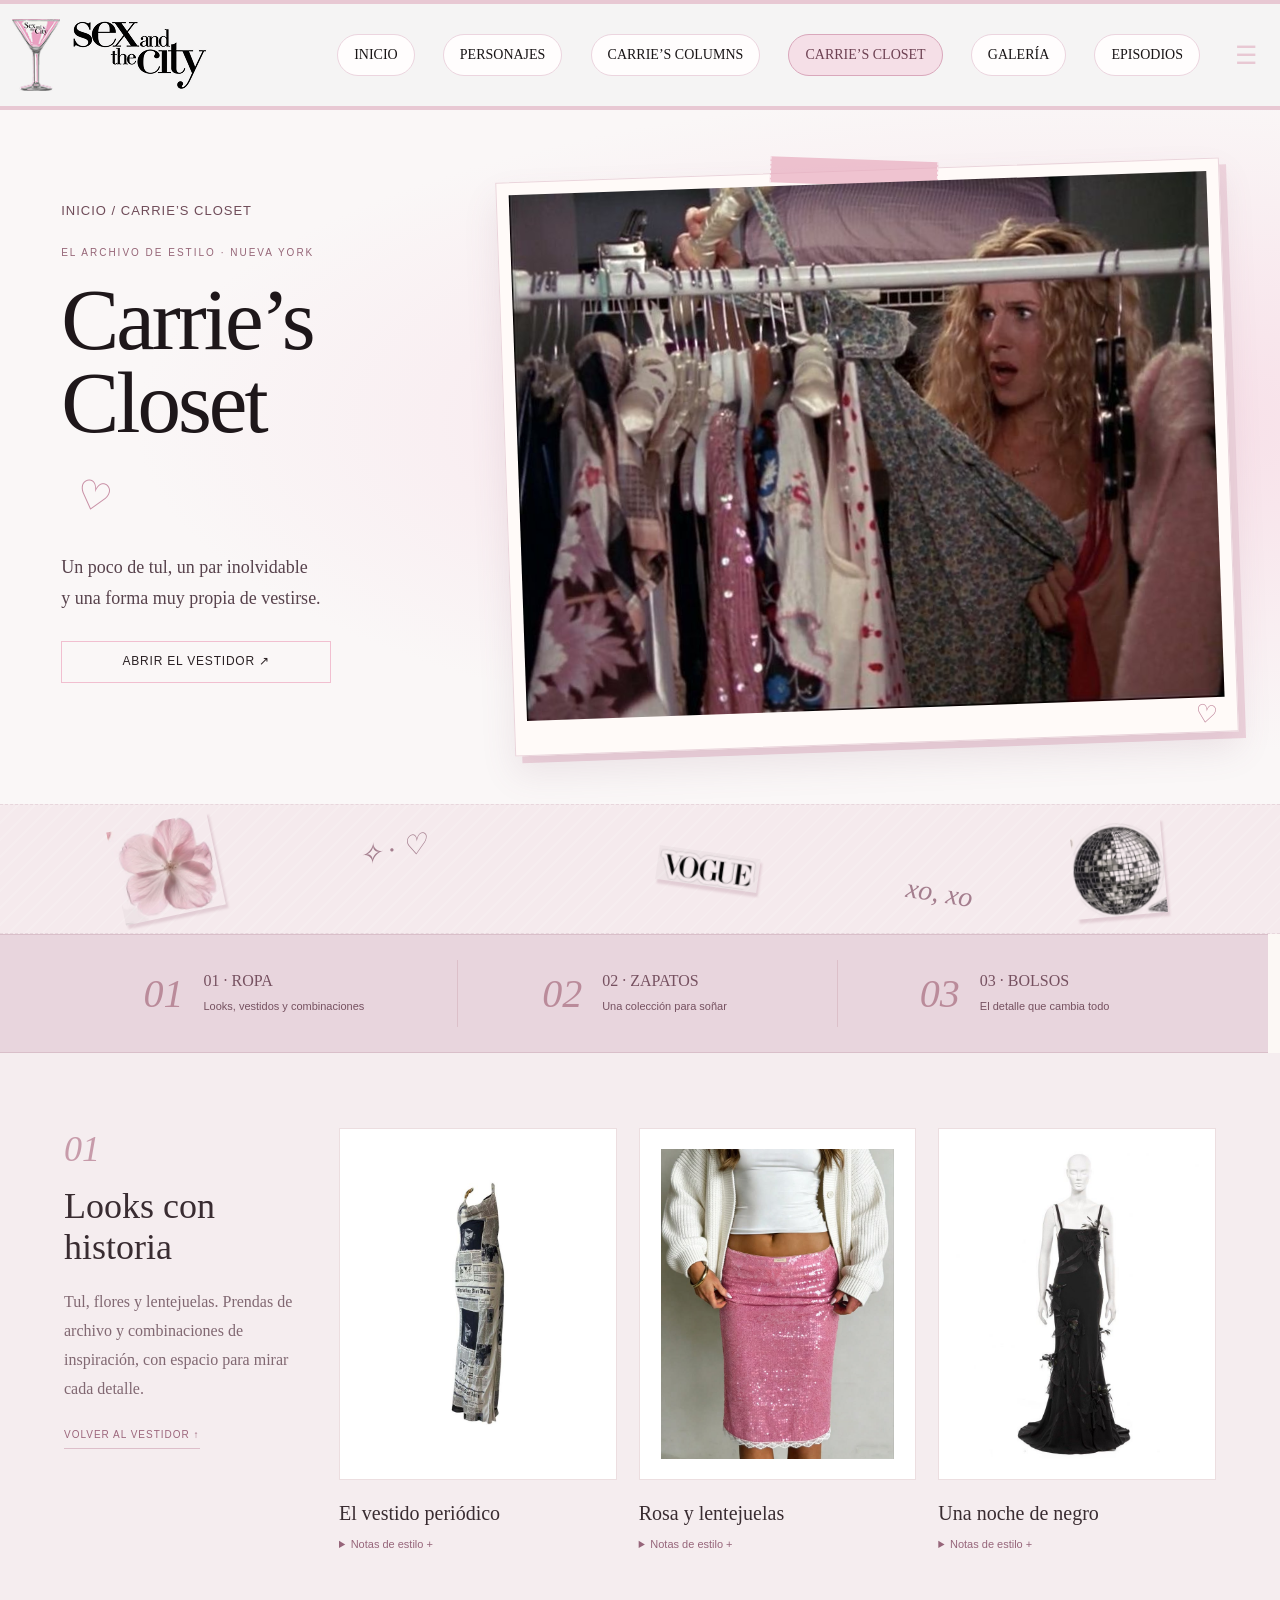
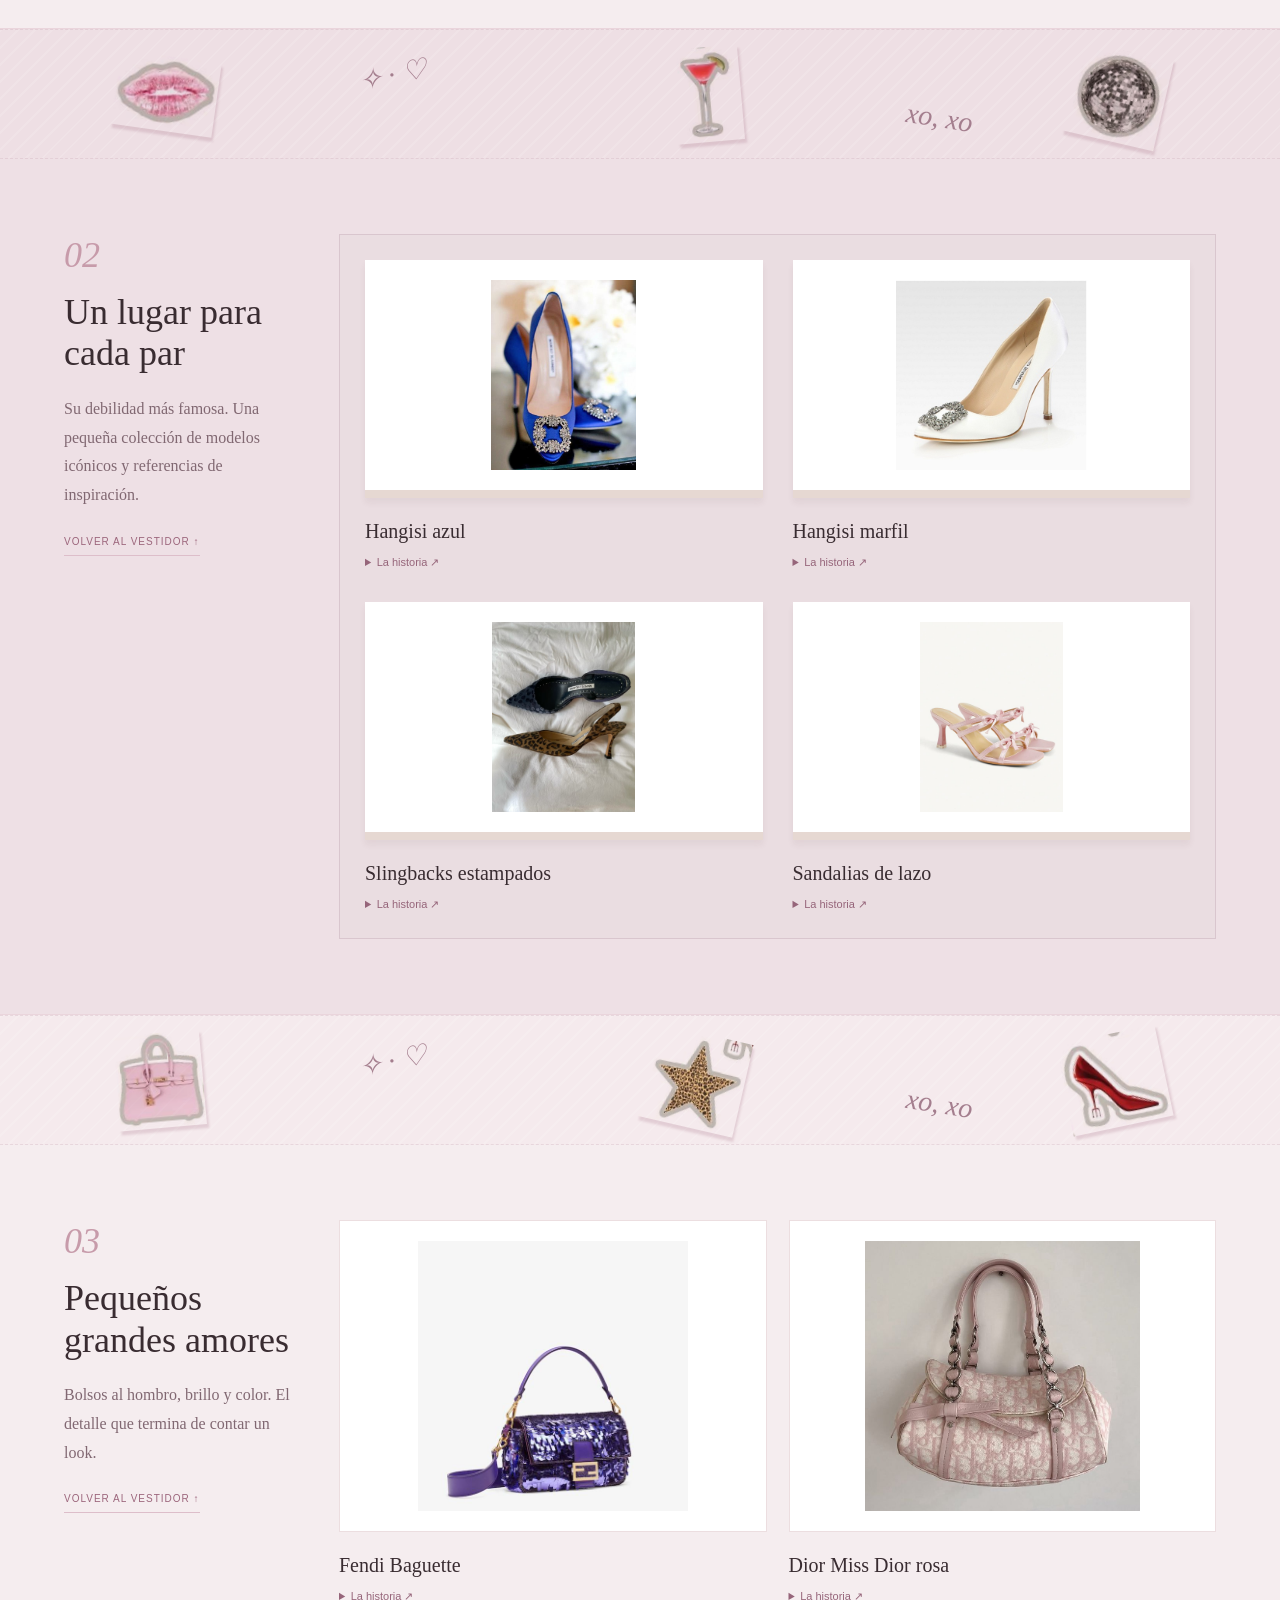
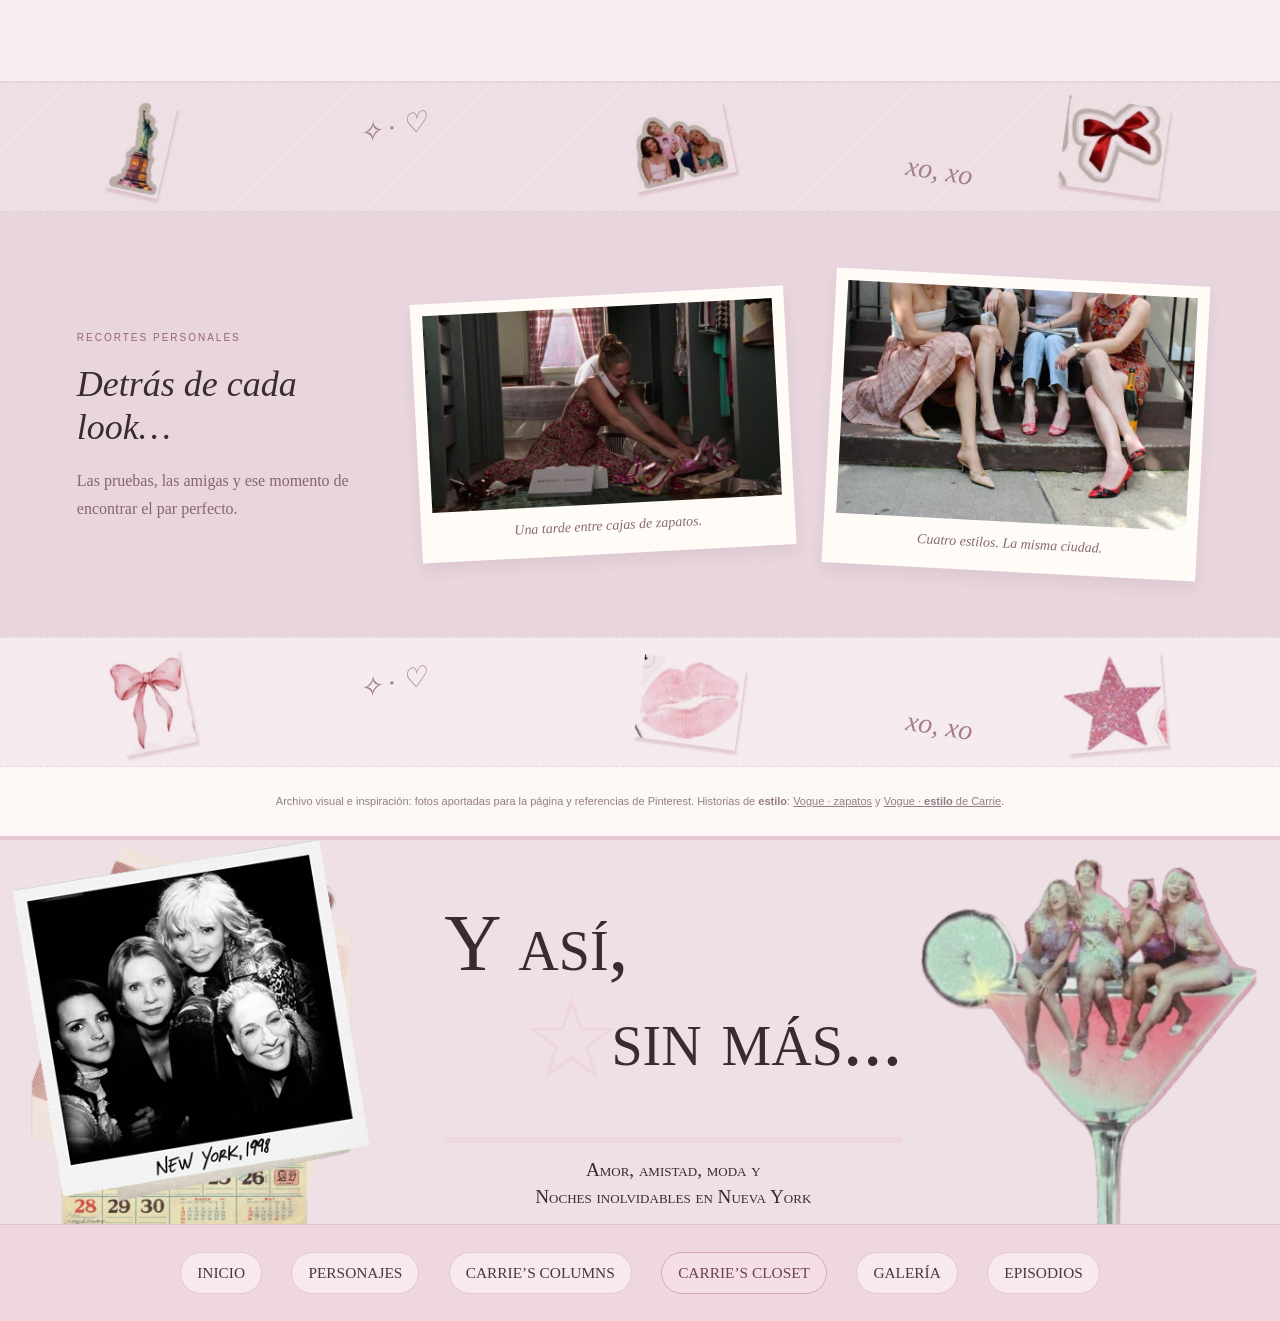
<file: closet.html>
<!DOCTYPE html><html lang="es"><head><meta charset="UTF-8"><meta name="viewport" content="width=device-width, initial-scale=1.0"><title>Carrie's Closet | Sex and the City</title><link rel="stylesheet" href="style.css"><link rel="stylesheet" href="closet.css"><link rel="stylesheet" href="interacciones.css"><link rel="stylesheet" href="decoracion.css"></head><body class="pagina-closet">  <header class="site-header">
    <a class="logo" href="index.html" aria-label="Sex and the City · Inicio">
      <img src="imagenes/logo.png" alt="">
      <img src="imagenes/logo2sex.png" alt="Sex and the City" class="logo-secundaria">
    </a>
    <nav id="site-nav" aria-label="Navegación principal">
      <a href="index.html">INICIO</a>
      <a href="personajes.html">PERSONAJES</a>
      <a href="columnas.html">CARRIE’S COLUMNS</a>
      <a href="closet.html" aria-current="page">CARRIE’S CLOSET</a>
      <a href="galeria.html">GALERÍA</a>
      <a href="episodios.html">EPISODIOS</a>
    </nav>
    <button class="menu" type="button" aria-label="Abrir menú" aria-expanded="false" aria-controls="menu-overlay" aria-haspopup="dialog">☰</button>
  </header><main><section class="vestidor" id="vestidor"><div class="vestidor-centro"><p class="closet-migas"><a href="index.html">INICIO</a> / CARRIE’S CLOSET</p><span class="archivo-label">EL ARCHIVO DE ESTILO · NUEVA YORK</span><h1>Carrie’s<br><em>Closet</em><span aria-hidden="true">♡</span></h1><p>Un poco de tul, un par inolvidable<br>y una forma muy propia de vestirse.</p><a class="closet-boton" href="#ropa">ABRIR EL VESTIDOR ↗</a></div><div class="portada-editorial"><figure><img src="imagenes/closet-portada.jpeg" alt="Carrie explorando su vestidor"></figure></div></section><nav class="closet-indice" aria-label="Categorías del vestidor"><a href="#ropa"><span class="indice-numero">01</span><span>01 · ROPA<small>Looks, vestidos y combinaciones</small></span></a><a href="#zapatos"><span class="indice-numero">02</span><span>02 · ZAPATOS<small>Una colección para soñar</small></span></a><a href="#bolsos"><span class="indice-numero">03</span><span>03 · BOLSOS<small>El detalle que cambia todo</small></span></a></nav><section class="closet-categoria" id="ropa"><div class="closet-descripcion"><span>01</span><h2>Looks con historia</h2><p>Tul, flores y lentejuelas. Prendas de archivo y combinaciones de inspiración, con espacio para mirar cada detalle.</p><a href="#vestidor">VOLVER AL VESTIDOR ↑</a></div><div class="coleccion coleccion-ropa"><article class="pieza"><a class="pieza-imagen" href="imagenes/vestido-prenda-1.jpg" aria-label="Ampliar El vestido periódico"><img src="imagenes/vestido-prenda-1.jpg" alt="El vestido periódico" loading="lazy"></a><h3>El vestido periódico</h3><details><summary>Notas de estilo +</summary><p>El estampado de periódico de Dior, creado por John Galliano, es uno de los códigos más reconocibles del vestuario de Carrie. Esta pieza de archivo muestra el diseño sin una escena de fondo.</p></details></article><article class="pieza"><a class="pieza-imagen" href="imagenes/looks.png" aria-label="Ampliar Rosa y lentejuelas"><img src="imagenes/looks.png" alt="Rosa y lentejuelas" loading="lazy"></a><h3>Rosa y lentejuelas</h3><details><summary>Notas de estilo +</summary><p>Una musculosa blanca y una falda rosa: inspiración para ese equilibrio entre prendas sencillas y una textura que se lleva todas las miradas.</p></details></article><article class="pieza"><a class="pieza-imagen" href="imagenes/vestido-prenda-2.jpg" aria-label="Ampliar Una noche de negro"><img src="imagenes/vestido-prenda-2.jpg" alt="Una noche de negro" loading="lazy"></a><h3>Una noche de negro</h3><details><summary>Notas de estilo +</summary><p>Vestido largo con flores y detalles de plumas sobre maniquí. Una referencia de inspiración para el costado más teatral del vestidor.</p></details></article></div></section><section class="closet-categoria" id="zapatos"><div class="closet-descripcion"><span>02</span><h2>Un lugar para cada par</h2><p>Su debilidad más famosa. Una pequeña colección de modelos icónicos y referencias de inspiración.</p><a href="#vestidor">VOLVER AL VESTIDOR ↑</a></div><div class="coleccion coleccion-zapatos"><article class="pieza"><a class="pieza-imagen" href="imagenes/closet-pin-1.jpg" aria-label="Ampliar Hangisi azul"><img src="imagenes/closet-pin-1.jpg" alt="Hangisi azul" loading="lazy"></a><h3>Hangisi azul</h3><details><summary>La historia ↗</summary><p>Manolo Blahnik. El modelo de satén azul con hebilla de cristales se vuelve un símbolo romántico en la primera película de Sex and the City.</p></details></article><article class="pieza"><a class="pieza-imagen" href="imagenes/closet-pin-0.jpg" aria-label="Ampliar Hangisi marfil"><img src="imagenes/closet-pin-0.jpg" alt="Hangisi marfil" loading="lazy"></a><h3>Hangisi marfil</h3><details><summary>La historia ↗</summary><p>Una variante del modelo Hangisi. Referencia de diseño; este color no se presenta como el par azul de la película.</p></details></article><article class="pieza"><a class="pieza-imagen" href="imagenes/closet-pin-2.jpg" aria-label="Ampliar Slingbacks estampados"><img src="imagenes/closet-pin-2.jpg" alt="Slingbacks estampados" loading="lazy"></a><h3>Slingbacks estampados</h3><details><summary>La historia ↗</summary><p><strong>Manolo Blahnik</strong> en una referencia vintage. Una inspiración para el gusto de Carrie por los zapatos con personalidad; no atribuimos estos pares a un episodio concreto.</p></details></article><article class="pieza"><a class="pieza-imagen" href="imagenes/zapatos.png" aria-label="Ampliar Sandalias de lazo"><img src="imagenes/zapatos.png" alt="Sandalias de lazo" loading="lazy"></a><h3>Sandalias de lazo</h3><details><summary>La historia ↗</summary><p>Recorte de inspiración en rosa: tiras delicadas y pequeños lazos para acompañar el ambiente femenino del vestidor.</p></details></article></div></section><section class="closet-categoria" id="bolsos"><div class="closet-descripcion"><span>03</span><h2>Pequeños grandes amores</h2><p>Bolsos al hombro, brillo y color. El detalle que termina de contar un look.</p><a href="#vestidor">VOLVER AL VESTIDOR ↑</a></div><div class="coleccion coleccion-bolsos"><article class="pieza"><a class="pieza-imagen" href="imagenes/closet-pin-5.jpg" aria-label="Ampliar Fendi Baguette"><img src="imagenes/closet-pin-5.jpg" alt="Fendi Baguette" loading="lazy"></a><h3>Fendi Baguette</h3><details><summary>La historia ↗</summary><p>Su silueta compacta y su versión de lentejuelas violetas están ligadas al estilo de Carrie. La imagen es una referencia del modelo, no un fotograma.</p></details></article><article class="pieza"><a class="pieza-imagen" href="imagenes/bolso.png" aria-label="Ampliar Dior rosa con monograma"><img src="imagenes/bolso.png" alt="Dior rosa con monograma" loading="lazy"></a><h3>Dior Miss Dior rosa</h3><details><summary>La historia ↗</summary><p>Un bolso de asa de cadena en rosa pálido con monograma clásico, lazo frontal y silueta redondeada que suma ese aire romántico y sofisticado de la era de Carrie.</p></details></article></div></section><section class="album-closet"><div><span class="archivo-label">RECORTES PERSONALES</span><h2>Detrás de cada look…</h2><p>Las pruebas, las amigas y ese momento de encontrar el par perfecto.</p></div><figure><img src="imagenes/closet-manolos.jpeg" alt="Carrie eligiendo zapatos entre sus cajas de Manolo Blahnik" loading="lazy"><figcaption>Una tarde entre cajas de zapatos.</figcaption></figure><figure><img src="imagenes/closet-amigas.jpeg" alt="Los zapatos de las cuatro amigas en una escalera de Nueva York" loading="lazy"><figcaption>Cuatro estilos. La misma ciudad.</figcaption></figure></section><p class="closet-fuentes">Archivo visual e inspiración: fotos aportadas para la página y referencias de Pinterest. Historias de <strong>estilo</strong>: <a href="https://www.vogue.com/slideshow/carrie-bradshaw-shoes">Vogue · zapatos</a> y <a href="https://www.vogue.com/slideshow/carrie-bradshaw-elements-of-style">Vogue · <strong>estilo</strong> de Carrie</a>.</p>    <section class="final cierre-referencia" aria-label="Y así, sin más">
      <div class="final-imagen"><img src="imagenes/chicas-blanco-negro.png" alt="Carrie, Samantha, Charlotte y Miranda en una foto de recuerdo"></div>
      <div class="final-text">
        <h2><span>Y así,</span><span><i aria-hidden="true">☆</i>sin más...</span></h2>
        <p>Amor, amistad, moda y<br>Noches inolvidables en Nueva York</p>
      </div>
      <div class="final-copa"><img src="imagenes/copa-chicas.png" alt="Las cuatro amigas sobre una copa de cosmopolitan"></div>
    </section></main>  <footer class="site-footer">
      <a href="index.html">INICIO</a>
      <a href="personajes.html">PERSONAJES</a>
      <a href="columnas.html">CARRIE’S COLUMNS</a>
      <a href="closet.html" aria-current="page">CARRIE’S CLOSET</a>
      <a href="galeria.html">GALERÍA</a>
      <a href="episodios.html">EPISODIOS</a>
  </footer>  <dialog class="menu-overlay" id="menu-overlay" aria-labelledby="menu-titulo">
    <button class="menu-cerrar" type="button" aria-label="Cerrar menú">×</button>
    <span class="menu-adorno" aria-hidden="true">♡</span>
    <h2 id="menu-titulo">Nos encontramos acá.</h2>
    <nav class="menu-enlaces" aria-label="Menú de la superposición">
      <a href="index.html">INICIO</a>
      <a href="personajes.html">PERSONAJES</a>
      <a href="columnas.html">CARRIE’S COLUMNS</a>
      <a href="closet.html" aria-current="page">CARRIE’S CLOSET</a>
      <a href="galeria.html">GALERÍA</a>
      <a href="episodios.html">EPISODIOS</a>
      <a class="menu-contacto" href="contacto.html">CONTACTO ↗</a>
    </nav>
  </dialog><dialog class="foto-ampliada foto-ampliada-closet" aria-labelledby="foto-leyenda-closet">
    <button class="foto-cerrar" type="button" aria-label="Cerrar imagen">×</button>
    <button class="foto-anterior" type="button" aria-label="Imagen anterior">‹</button>
    <figure>
      <img alt="">
      <figcaption id="foto-leyenda-closet"></figcaption>
      <p class="foto-descripcion"></p>
    </figure>
    <button class="foto-siguiente" type="button" aria-label="Imagen siguiente">›</button>
  </dialog><script src="js/navegacion.js"></script><script src="js/closet.js"></script><script src="js/stickers.js"></script><script src="js/interacciones.js"></script></body></html>
</file>
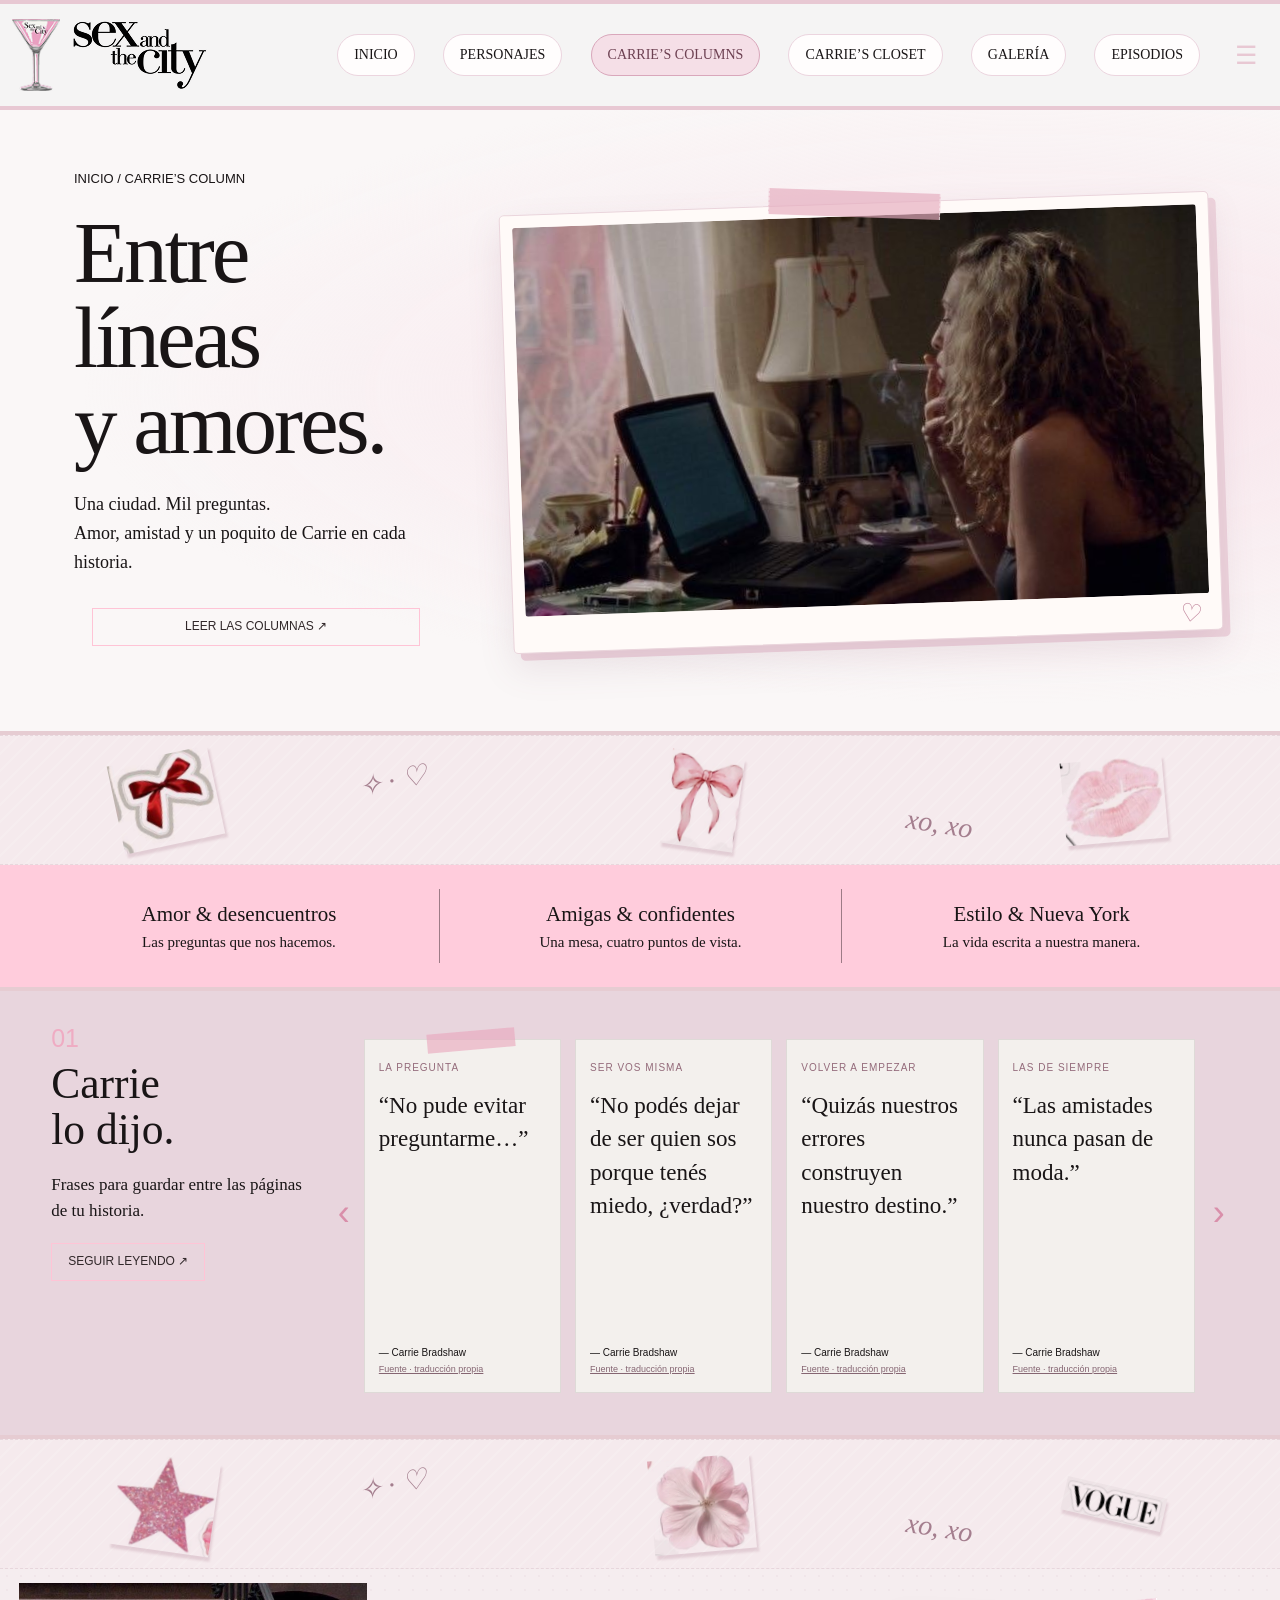
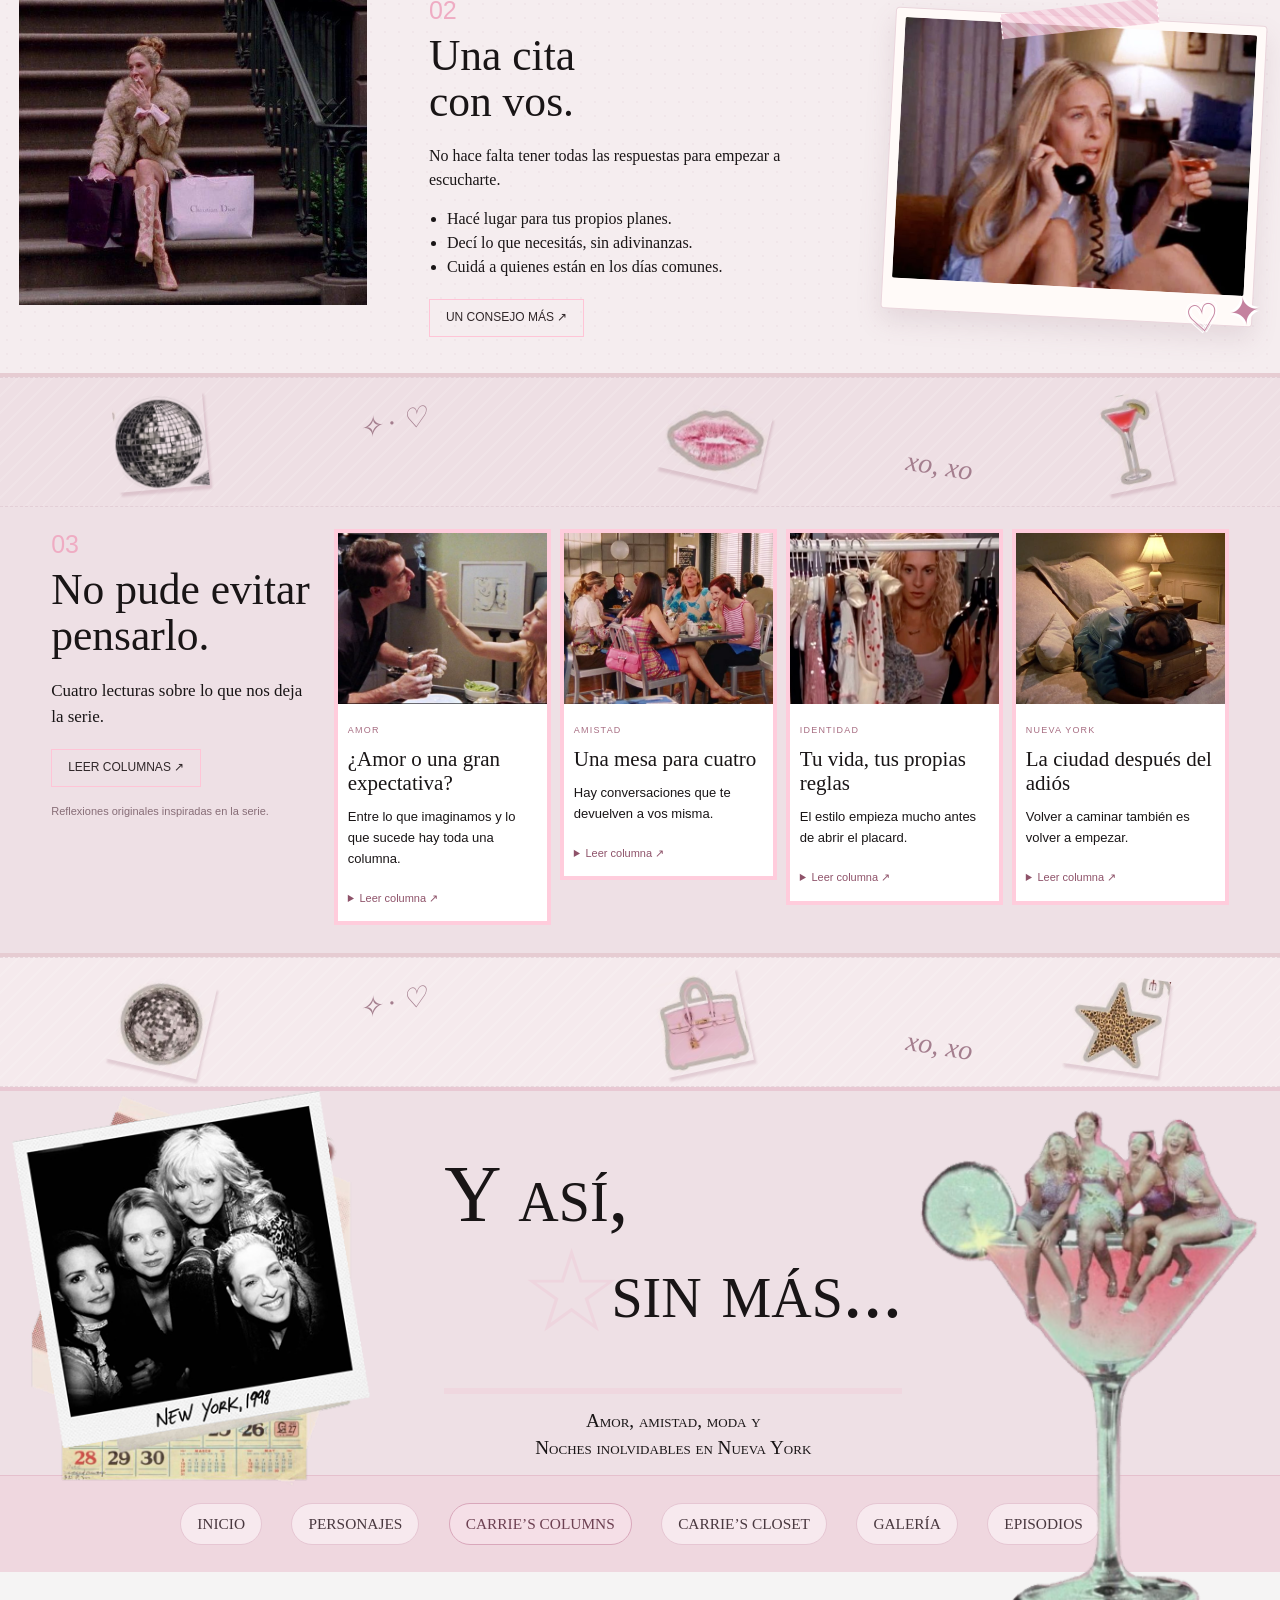
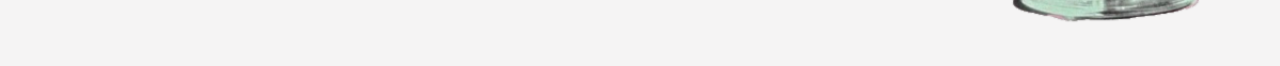
<file: columnas.html>
<!DOCTYPE html>
<html lang="es">
<head>
  <meta charset="UTF-8">
  <meta name="viewport" content="width=device-width, initial-scale=1.0">
  <title>Carrie's Column | Sex and the City</title>
  <meta name="description" content="Un rincón para las preguntas de Carrie Bradshaw: amor, amistad, estilo y Nueva York. Frases de la serie y reflexiones para seguir escribiendo tu historia.">
  <link rel="stylesheet" href="style.css">
  <link rel="stylesheet" href="columnas.css">
<link rel="stylesheet" href="interacciones.css"><link rel="stylesheet" href="decoracion.css"></head>
<body class="pagina-columnas">
<a class="saltar-contenido" href="#contenido">Saltar al contenido</a>
  <header class="site-header">
    <a class="logo" href="index.html" aria-label="Sex and the City · Inicio">
      <img src="imagenes/logo.png" alt="">
      <img src="imagenes/logo2sex.png" alt="Sex and the City" class="logo-secundaria">
    </a>
    <nav id="site-nav" aria-label="Navegación principal">
      <a href="index.html">INICIO</a>
      <a href="personajes.html">PERSONAJES</a>
      <a href="columnas.html" aria-current="page">CARRIE’S COLUMNS</a>
      <a href="closet.html">CARRIE’S CLOSET</a>
      <a href="galeria.html">GALERÍA</a>
      <a href="episodios.html">EPISODIOS</a>
    </nav>
    <button class="menu" type="button" aria-label="Abrir menú" aria-expanded="false" aria-controls="menu-overlay" aria-haspopup="dialog">☰</button>
  </header>


<main id="contenido">
<section class="columnas-hero">
  <div class="columnas-intro">
    <p class="migas"><a href="index.html">INICIO</a> / CARRIE’S COLUMN</p>
    <h1>Entre líneas<br>y amores.</h1>
    <p>Una ciudad. Mil preguntas.<br>Amor, amistad y un poquito de Carrie en cada historia.</p>
    <a class="enlace-editorial" href="#columnas">LEER LAS COLUMNAS <span aria-hidden="true">↗</span></a>
  </div>
  <div class="imagen-pendiente portada-pendiente"><img src="imagenes/columnas-portada-ventana.jpeg" alt="Carrie frente a su computadora junto a la ventana de su departamento."></div>
</section>
<div class="columnas-banda" aria-label="Temas de las columnas">
  <p>Amor &amp; desencuentros<span>Las preguntas que nos hacemos.</span></p>
  <p>Amigas &amp; confidentes<span>Una mesa, cuatro puntos de vista.</span></p>
  <p>Estilo &amp; Nueva York<span>La vida escrita a nuestra manera.</span></p>
</div>
<section class="columnas-frases" id="frases" aria-labelledby="frases-titulo">
  <div class="seccion-intro"><span class="numero">01</span><h2 id="frases-titulo">Carrie<br>lo dijo.</h2><p>Frases para guardar entre las páginas de tu historia.</p><a class="enlace-editorial" href="#consejos">SEGUIR LEYENDO ↗</a></div>
  <div class="frases-contenedor">
    <button class="frase-anterior" type="button" aria-label="Ver frase anterior">‹</button>
    <div class="frases-lista" tabindex="0" aria-label="Frases de Carrie"><figure class="frase"><span>La pregunta</span><blockquote>“No pude evitar preguntarme…”</blockquote><figcaption>— Carrie Bradshaw<br><a href="https://www.vogue.com/article/sex-and-the-city-best-quotes" target="_blank" rel="noopener noreferrer">Fuente · traducción propia</a></figcaption></figure><figure class="frase"><span>Ser vos misma</span><blockquote>“No podés dejar de ser quien sos porque tenés miedo, ¿verdad?”</blockquote><figcaption>— Carrie Bradshaw<br><a href="https://www.self.com/story/carrie-bradshaw-was-right-about-love" target="_blank" rel="noopener noreferrer">Fuente · traducción propia</a></figcaption></figure><figure class="frase"><span>Volver a empezar</span><blockquote>“Quizás nuestros errores construyen nuestro destino.”</blockquote><figcaption>— Carrie Bradshaw<br><a href="https://www.self.com/story/carrie-bradshaw-was-right-about-love" target="_blank" rel="noopener noreferrer">Fuente · traducción propia</a></figcaption></figure><figure class="frase"><span>Las de siempre</span><blockquote>“Las amistades nunca pasan de moda.”</blockquote><figcaption>— Carrie Bradshaw<br><a href="https://www.vogue.com/article/sex-and-the-city-best-quotes" target="_blank" rel="noopener noreferrer">Fuente · traducción propia</a></figcaption></figure><figure class="frase"><span>Elegirte</span><blockquote>“La relación más emocionante, desafiante y significativa de todas es la que tenés con vos misma.”</blockquote><figcaption>— Carrie Bradshaw<br><a href="https://www.goodnewsnetwork.org/carrie-bradshaw-quote-about-the-most-significant-relationship/" target="_blank" rel="noopener noreferrer">Fuente · traducción propia</a></figcaption></figure><figure class="frase"><span>Espíritu libre</span><blockquote>“Quizás algunas mujeres no estén hechas para ser domadas.”</blockquote><figcaption>— Carrie Bradshaw<br><a href="https://www.vogue.com/article/sex-and-the-city-best-quotes" target="_blank" rel="noopener noreferrer">Fuente · traducción propia</a></figcaption></figure></div>
    <button class="frase-siguiente" type="button" aria-label="Ver frase siguiente">›</button>
  </div>
</section>
<section class="columnas-consejos" id="consejos" aria-labelledby="consejos-titulo">
  <div class="imagen-pendiente consejo-imagen"><img src="imagenes/columnas-cita-escaleras.jpeg" alt="Carrie sentada en las escaleras de Nueva York con sus bolsas de compras." loading="lazy"></div>
  <div class="consejos-texto"><span class="numero">02</span><h2 id="consejos-titulo">Una cita<br>con vos.</h2><p>No hace falta tener todas las respuestas para empezar a escucharte.</p>
    <ul><li>Hacé lugar para tus propios planes.</li><li>Decí lo que necesitás, sin adivinanzas.</li><li>Cuidá a quienes están en los días comunes.</li></ul>
    <details class="consejo-extra"><summary class="enlace-editorial">UN CONSEJO MÁS ↗</summary><p>Escribí qué te entusiasma, qué te incomoda y qué querés cambiar. Leerlo después, con un poco de distancia, puede ayudarte a <strong>reconocer tu propia voz</strong> entre tantas opiniones.</p></details>
  </div>
  <div class="imagen-pendiente consejo-imagen foto-stickers"><img src="imagenes/columnas-cita-telefono.jpeg" alt="Carrie hablando por teléfono con un cóctel en la mano." loading="lazy"></div>
</section>
<section class="columnas-lecturas" id="columnas" aria-labelledby="lecturas-titulo">
  <div class="seccion-intro"><span class="numero">03</span><h2 id="lecturas-titulo">No pude evitar<br>pensarlo.</h2><p>Cuatro lecturas sobre lo que nos deja la serie.</p><button class="enlace-editorial" id="leer-todas" type="button" aria-expanded="false">LEER COLUMNAS ↗</button><p class="nota-editorial">Reflexiones originales inspiradas en la serie.</p></div>
  <div class="lecturas-grid"><article class="lectura"><div class="imagen-pendiente lectura-imagen"><img src="imagenes/columnas-carrie-big.jpeg" alt="Carrie y Big compartiendo un momento en la cocina." loading="lazy"></div><div class="lectura-texto"><span class="categoria">AMOR</span><h3>¿Amor o una gran expectativa?</h3><p>Entre lo que imaginamos y lo que sucede hay toda una columna.</p><details name="lecturas-carrie"><summary>Leer columna <span aria-hidden="true">↗</span></summary><p>La historia de Carrie y Big invita a mirar <strong>cuánto espacio puede ocupar alguien que nunca termina de estar disponible</strong>. Las expectativas llenan los silencios y una llamada puede convertirse en el acontecimiento de la semana.</p><p>La pregunta para llevarse: <strong>¿te gusta la relación que existe hoy o la que esperás que exista mañana?</strong> Poner en palabras lo que necesitás puede aclarar más que interpretar cada gesto. Una historia intensa también merece momentos de tranquilidad.</p></details></div></article><article class="lectura"><div class="imagen-pendiente lectura-imagen"><img src="imagenes/columnas-mesa-cuatro.jpeg" alt="Carrie, Charlotte, Samantha y Miranda reunidas alrededor de una mesa." loading="lazy"></div><div class="lectura-texto"><span class="categoria">AMISTAD</span><h3>Una mesa para cuatro</h3><p>Hay conversaciones que te devuelven a vos misma.</p><details name="lecturas-carrie"><summary>Leer columna <span aria-hidden="true">↗</span></summary><p>Los encuentros de Carrie, Miranda, Samantha y Charlotte son <strong>mucho más que una pausa entre romances</strong>. Ahí aparecen desacuerdos, confesiones y maneras distintas de entender el mundo. No siempre se dan el mejor consejo, pero vuelven a encontrarse.</p><p>Una idea para probar: <strong>reservá tiempo para tus amigas incluso cuando todo vaya bien</strong>. Escuchar sin convertir cada experiencia en la propia también es una forma de cuidar. La amistad se sostiene con presencia y con espacio para ser diferentes.</p></details></div></article><article class="lectura"><div class="imagen-pendiente lectura-imagen"><img src="imagenes/columnas-propias-reglas.jpeg" alt="Carrie mirando la ropa de su placard." loading="lazy"></div><div class="lectura-texto"><span class="categoria">IDENTIDAD</span><h3>Tu vida, tus propias reglas</h3><p>El estilo empieza mucho antes de abrir el placard.</p><details name="lecturas-carrie"><summary>Leer columna <span aria-hidden="true">↗</span></summary><p>La ropa de Carrie cuenta historias: combina humor, atrevimiento y ganas de hacerse visible. Pero su recorrido también muestra lo difícil que puede ser <strong>conservar una identidad</strong> cuando una relación empieza a ocuparlo todo.</p><p>Antes de cambiar para encajar, preguntate <strong>qué cosas te hacen sentir vos</strong>. Puede ser escribir, caminar sola o elegir un look que a nadie más le gusta. Hacer lugar para esos pequeños rituales ayuda a que tu vida siga teniendo tu firma.</p></details></div></article><article class="lectura"><div class="imagen-pendiente lectura-imagen"><img src="imagenes/columnas-despues-adios.jpeg" alt="Una mujer recostada sobre una caja de madera en una cama." loading="lazy"></div><div class="lectura-texto"><span class="categoria">NUEVA YORK</span><h3>La ciudad después del adiós</h3><p>Volver a caminar también es volver a empezar.</p><details name="lecturas-carrie"><summary>Leer columna <span aria-hidden="true">↗</span></summary><p>En Sex and the City, Nueva York guarda recuerdos en restaurantes, veredas y departamentos. <strong>Una ruptura puede cambiar la forma de mirar esos lugares</strong>, aunque la ciudad siga moviéndose al mismo ritmo.</p><p>No hace falta reinventar toda tu vida de una vez. Un recorrido distinto, un café con una amiga o un proyecto pendiente pueden abrir espacio para algo nuevo. <strong>El pasado puede seguir siendo parte de tu historia sin escribir todas las páginas que vienen</strong>.</p></details></div></article></div>
</section>
    <!-- FINAL -->

    <section class="final cierre-referencia" aria-label="Y así, sin más">
      <div class="final-imagen"><img src="imagenes/chicas-blanco-negro.png" alt="Carrie, Samantha, Charlotte y Miranda en una foto de recuerdo"></div>
      <div class="final-text">
        <h2><span>Y así,</span><span><i aria-hidden="true">☆</i>sin más...</span></h2>
        <p>Amor, amistad, moda y<br>Noches inolvidables en Nueva York</p>
      </div>
      <div class="final-copa"><img src="imagenes/copa-chicas.png" alt="Las cuatro amigas sobre una copa de cosmopolitan"></div>
    </section>

  </main>


  <footer class="site-footer">
      <a href="index.html">INICIO</a>
      <a href="personajes.html">PERSONAJES</a>
      <a href="columnas.html" aria-current="page">CARRIE’S COLUMNS</a>
      <a href="closet.html">CARRIE’S CLOSET</a>
      <a href="galeria.html">GALERÍA</a>
      <a href="episodios.html">EPISODIOS</a>
  </footer>


<script src="js/columnas.js"></script>
  <dialog class="menu-overlay" id="menu-overlay" aria-labelledby="menu-titulo">
    <button class="menu-cerrar" type="button" aria-label="Cerrar menú">×</button>
    <span class="menu-adorno" aria-hidden="true">♡</span>
    <h2 id="menu-titulo">Nos encontramos acá.</h2>
    <nav class="menu-enlaces" aria-label="Menú de la superposición">
      <a href="index.html">INICIO</a>
      <a href="personajes.html">PERSONAJES</a>
      <a href="columnas.html" aria-current="page">CARRIE’S COLUMNS</a>
      <a href="closet.html">CARRIE’S CLOSET</a>
      <a href="galeria.html">GALERÍA</a>
      <a href="episodios.html">EPISODIOS</a>
      <a class="menu-contacto" href="contacto.html">CONTACTO ↗</a>
    </nav>
  </dialog>
  <script src="js/navegacion.js"></script>
<script src="js/stickers.js"></script><script src="js/interacciones.js"></script></body>
</html>
</file>
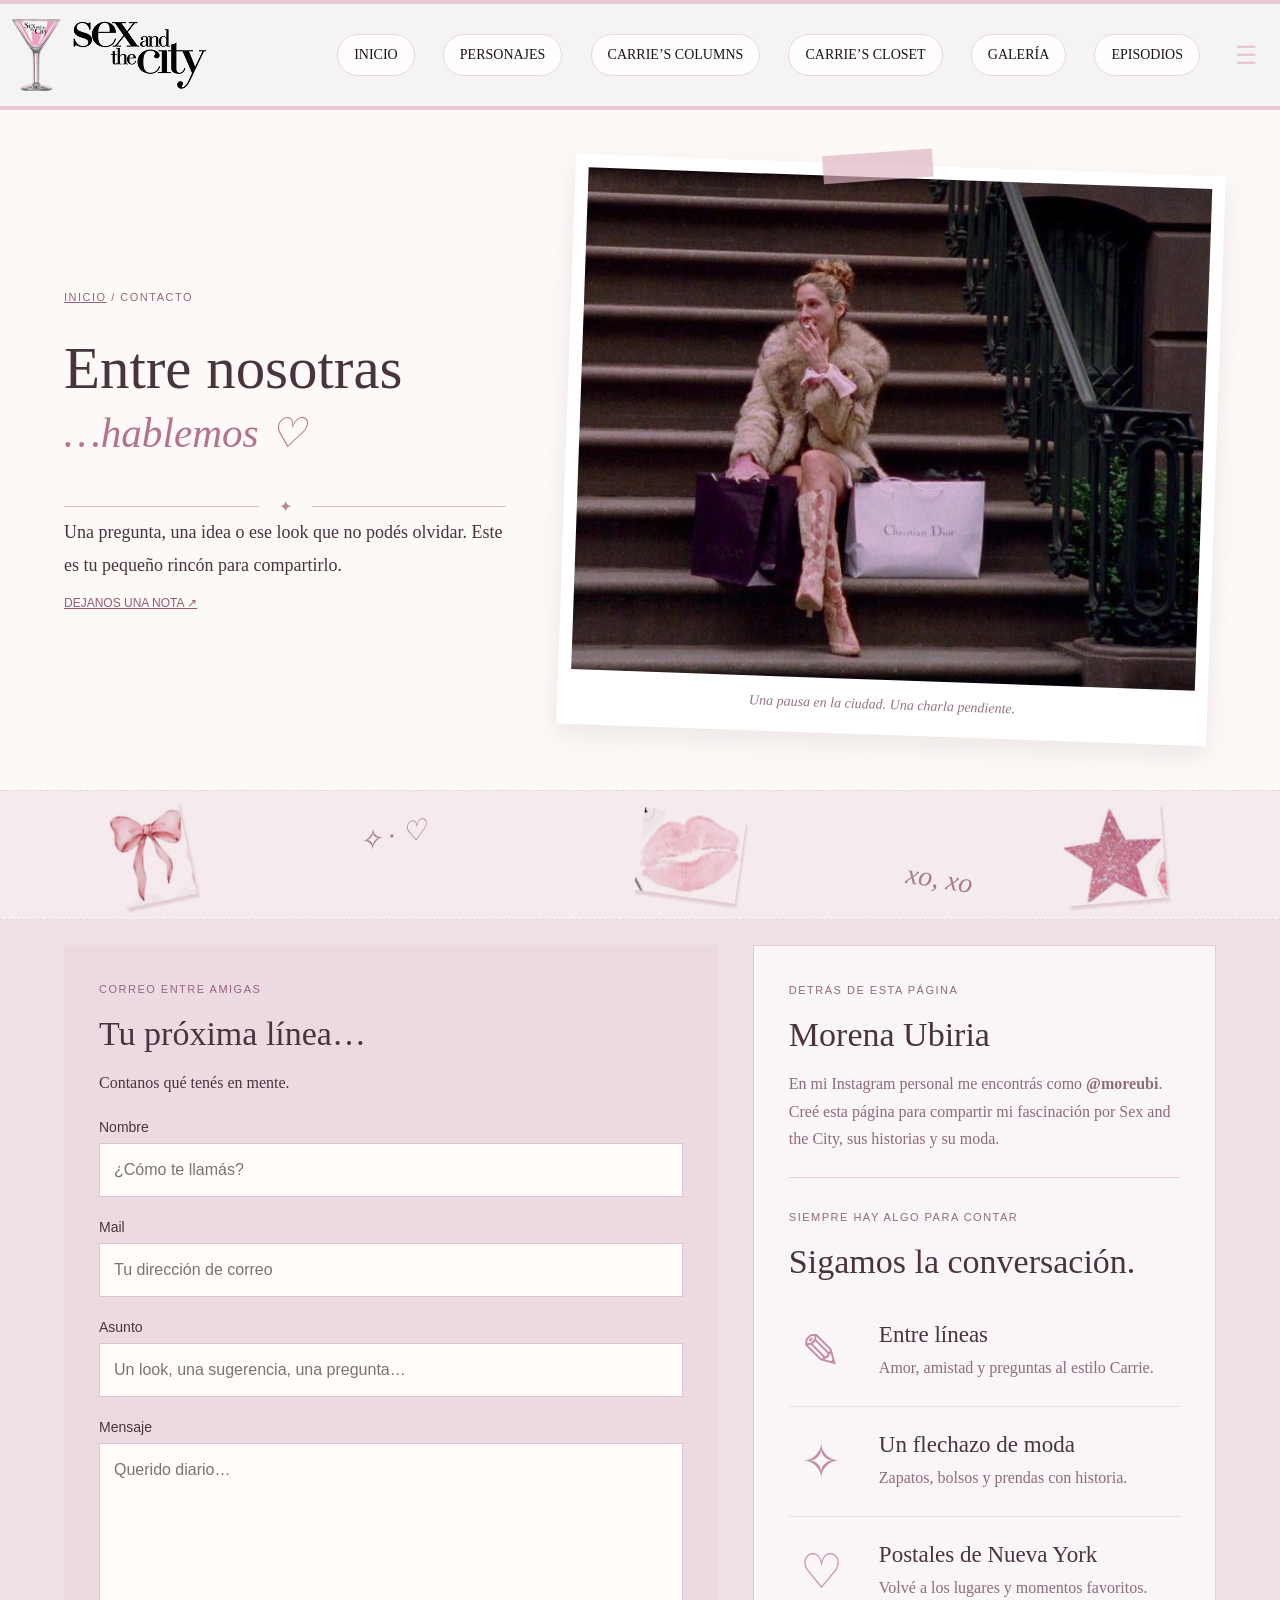
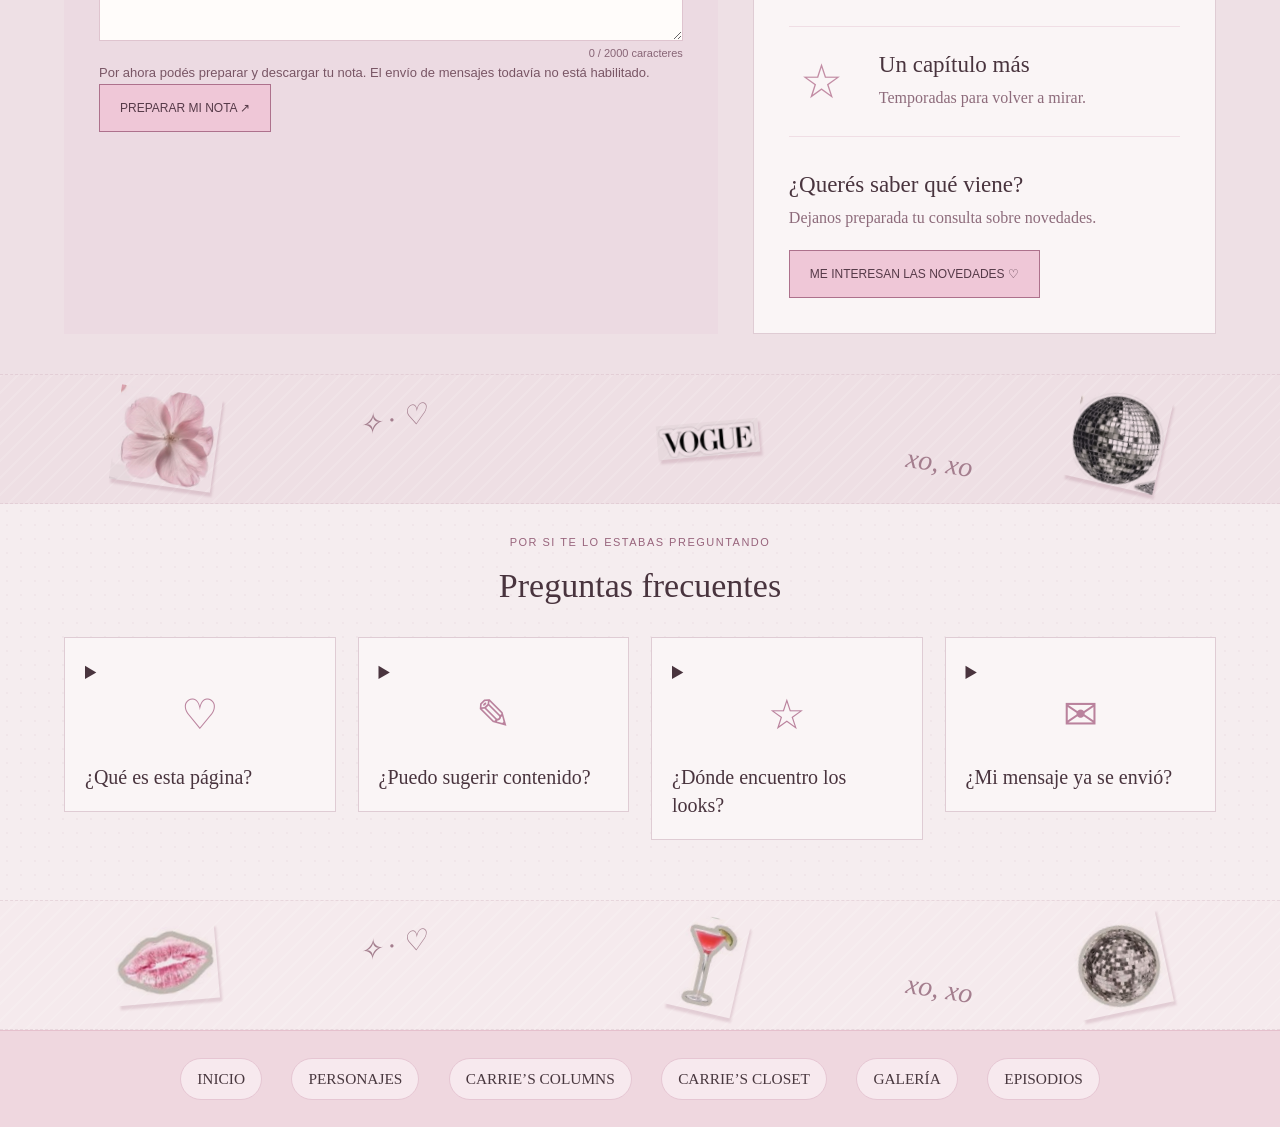
<file: contacto.html>
<!DOCTYPE html>
<html lang="es"><head><meta charset="UTF-8"><meta name="viewport" content="width=device-width, initial-scale=1.0"><title>Contacto | Sex and the City</title><link rel="stylesheet" href="style.css"><link rel="stylesheet" href="contacto.css"><link rel="stylesheet" href="interacciones.css"><link rel="stylesheet" href="decoracion.css"></head><body>
  <header class="site-header">
    <a class="logo" href="index.html" aria-label="Sex and the City · Inicio">
      <img src="imagenes/logo.png" alt="">
      <img src="imagenes/logo2sex.png" alt="Sex and the City" class="logo-secundaria">
    </a>
    <nav id="site-nav" aria-label="Navegación principal">
      <a href="index.html">INICIO</a>
      <a href="personajes.html">PERSONAJES</a>
      <a href="columnas.html">CARRIE’S COLUMNS</a>
      <a href="closet.html">CARRIE’S CLOSET</a>
      <a href="galeria.html">GALERÍA</a>
      <a href="episodios.html">EPISODIOS</a>
    </nav>
    <button class="menu" type="button" aria-label="Abrir menú" aria-expanded="false" aria-controls="menu-overlay" aria-haspopup="dialog">☰</button>
  </header><main class="contacto-contenido">
<section class="contacto-hero">
<div><p class="contacto-migas"><a href="index.html">INICIO</a> / CONTACTO</p><h1>Entre nosotras<span>…hablemos ♡</span></h1><div class="contacto-divisor" aria-hidden="true">✦</div><p>Una pregunta, una idea o ese look que no podés olvidar. Este es tu pequeño rincón para compartirlo.</p><a href="#escribinos" class="contacto-enlace">DEJANOS UNA NOTA ↗</a></div>
<figure><img src="imagenes/contacto-portada.jpeg" alt="Carrie sentada en una escalera de Nueva York junto a sus bolsas de compras"><figcaption>Una pausa en la ciudad. Una charla pendiente.</figcaption></figure>
</section>
<section class="contacto-correo" id="escribinos">
<form id="contacto-form" class="contacto-formulario">
<p class="contacto-etiqueta">CORREO ENTRE AMIGAS</p><h2>Tu próxima línea…</h2><p>Contanos qué tenés en mente.</p>
<label for="nombre">Nombre</label><input id="nombre" name="nombre" autocomplete="name" required maxlength="100" placeholder="¿Cómo te llamás?">
<label for="email">Mail</label><input id="email" name="email" type="email" autocomplete="email" required maxlength="254" placeholder="Tu dirección de correo">
<label for="asunto">Asunto</label><input id="asunto" name="asunto" required maxlength="150" placeholder="Un look, una sugerencia, una pregunta…">
<label for="mensaje">Mensaje</label><textarea id="mensaje" name="mensaje" rows="7" required maxlength="2000" aria-describedby="contador" placeholder="Querido diario…"></textarea><small id="contador">0 / 2000 caracteres</small>
<p class="contacto-aviso">Por ahora podés preparar y descargar tu nota. El envío de mensajes todavía no está habilitado.</p>
<button type="submit">PREPARAR MI NOTA ↗</button><p id="contacto-estado" role="status"></p>
<a id="descargar-nota" hidden download="mi-nota.txt">DESCARGAR MI NOTA ↓</a>
</form>
<aside class="contacto-inspiracion"><div class="contacto-autora"><p class="contacto-etiqueta">DETRÁS DE ESTA PÁGINA</p><h2>Morena Ubiria</h2><p>En mi Instagram personal me encontrás como <strong>@moreubi</strong>. Creé esta página para compartir mi fascinación por Sex and the City, sus historias y su moda.</p></div><p class="contacto-etiqueta">SIEMPRE HAY ALGO PARA CONTAR</p><h2>Sigamos la conversación.</h2>
<a href="columnas.html"><span aria-hidden="true">✎</span><div><h3>Entre líneas</h3><p>Amor, amistad y preguntas al estilo Carrie.</p></div></a>
<a href="closet.html"><span aria-hidden="true">✧</span><div><h3>Un flechazo de moda</h3><p>Zapatos, bolsos y prendas con historia.</p></div></a>
<a href="galeria.html"><span aria-hidden="true">♡</span><div><h3>Postales de Nueva York</h3><p>Volvé a los lugares y momentos favoritos.</p></div></a>
<a href="episodios.html"><span aria-hidden="true">☆</span><div><h3>Un capítulo más</h3><p>Temporadas para volver a mirar.</p></div></a>
<div class="contacto-novedades"><h3>¿Querés saber qué viene?</h3><p>Dejanos preparada tu consulta sobre novedades.</p><button type="button" id="consultar-novedades">ME INTERESAN LAS NOVEDADES ♡</button></div>
</aside></section>
<section class="contacto-faq"><p class="contacto-etiqueta">POR SI TE LO ESTABAS PREGUNTANDO</p><h2>Preguntas frecuentes</h2><div class="contacto-preguntas">
<details><summary><span aria-hidden="true">♡</span>¿Qué es esta página?</summary><p>Un espacio de fans para recorrer los personajes, las historias y el estilo de Sex and the City. No es una página oficial de la serie.</p></details>
<details><summary><span aria-hidden="true">✎</span>¿Puedo sugerir contenido?</summary><p>¡Sí! Prepará tu sugerencia en el formulario: un episodio, un look o un lugar que te gustaría encontrar. Cuando esté habilitado el envío, podrás compartirla desde acá.</p></details>
<details><summary><span aria-hidden="true">☆</span>¿Dónde encuentro los looks?</summary><p>En <a href="closet.html">Carrie’s Closet</a> tenés ropa, zapatos y bolsos, junto con notas sobre su estilo.</p></details>
<details><summary><span aria-hidden="true">✉</span>¿Mi mensaje ya se envió?</summary><p>No. Por ahora el formulario prepara un archivo que podés descargar. No envía tu correo ni tu mensaje a ningún destinatario.</p></details>
</div></section>
</main>
  <footer class="site-footer">
      <a href="index.html">INICIO</a>
      <a href="personajes.html">PERSONAJES</a>
      <a href="columnas.html">CARRIE’S COLUMNS</a>
      <a href="closet.html">CARRIE’S CLOSET</a>
      <a href="galeria.html">GALERÍA</a>
      <a href="episodios.html">EPISODIOS</a>
  </footer>  <dialog class="menu-overlay" id="menu-overlay" aria-labelledby="menu-titulo">
    <button class="menu-cerrar" type="button" aria-label="Cerrar menú">×</button>
    <span class="menu-adorno" aria-hidden="true">♡</span>
    <h2 id="menu-titulo">Nos encontramos acá.</h2>
    <nav class="menu-enlaces" aria-label="Menú de la superposición">
      <a href="index.html">INICIO</a>
      <a href="personajes.html">PERSONAJES</a>
      <a href="columnas.html">CARRIE’S COLUMNS</a>
      <a href="closet.html">CARRIE’S CLOSET</a>
      <a href="galeria.html">GALERÍA</a>
      <a href="episodios.html">EPISODIOS</a>
      <a class="menu-contacto" href="contacto.html">CONTACTO ↗</a>
    </nav>
  </dialog>
<script src="js/navegacion.js"></script><script src="js/stickers.js"></script><script src="js/contacto.js"></script><script src="js/interacciones.js"></script></body></html>
</file>
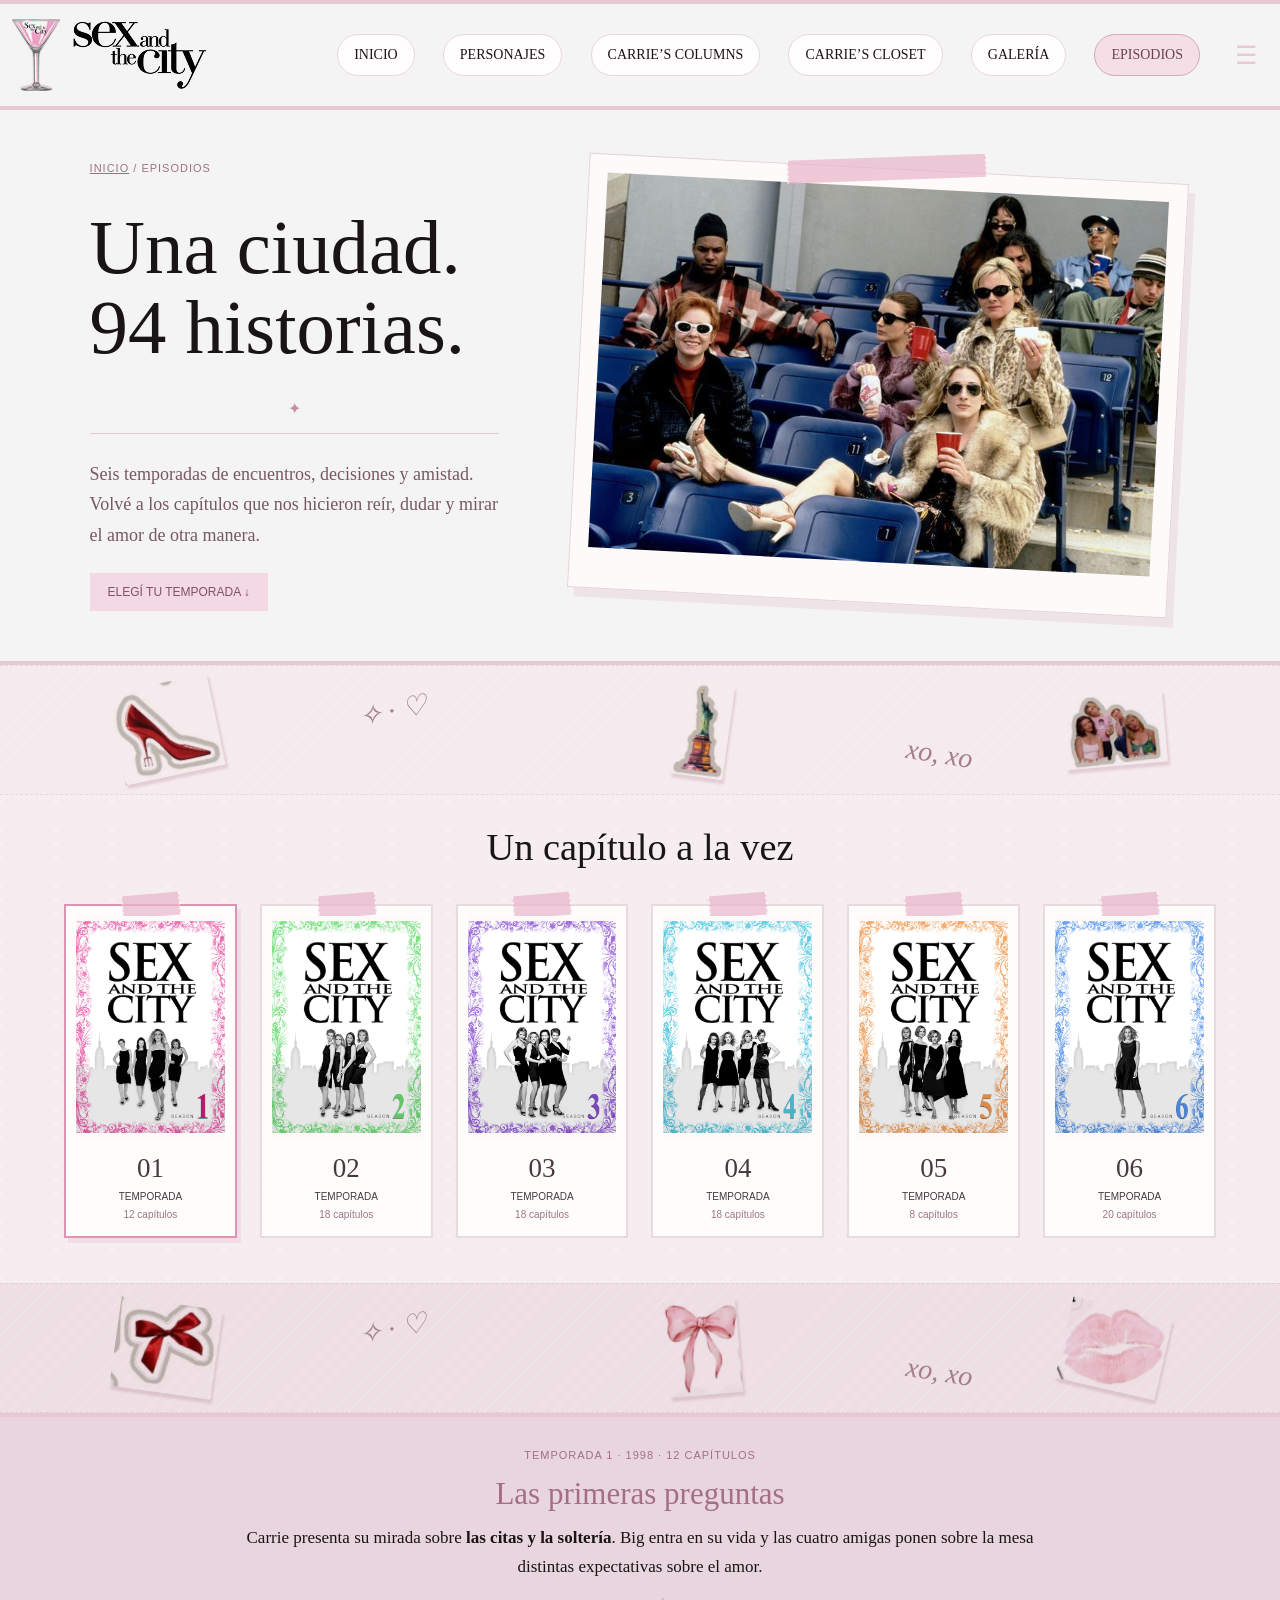
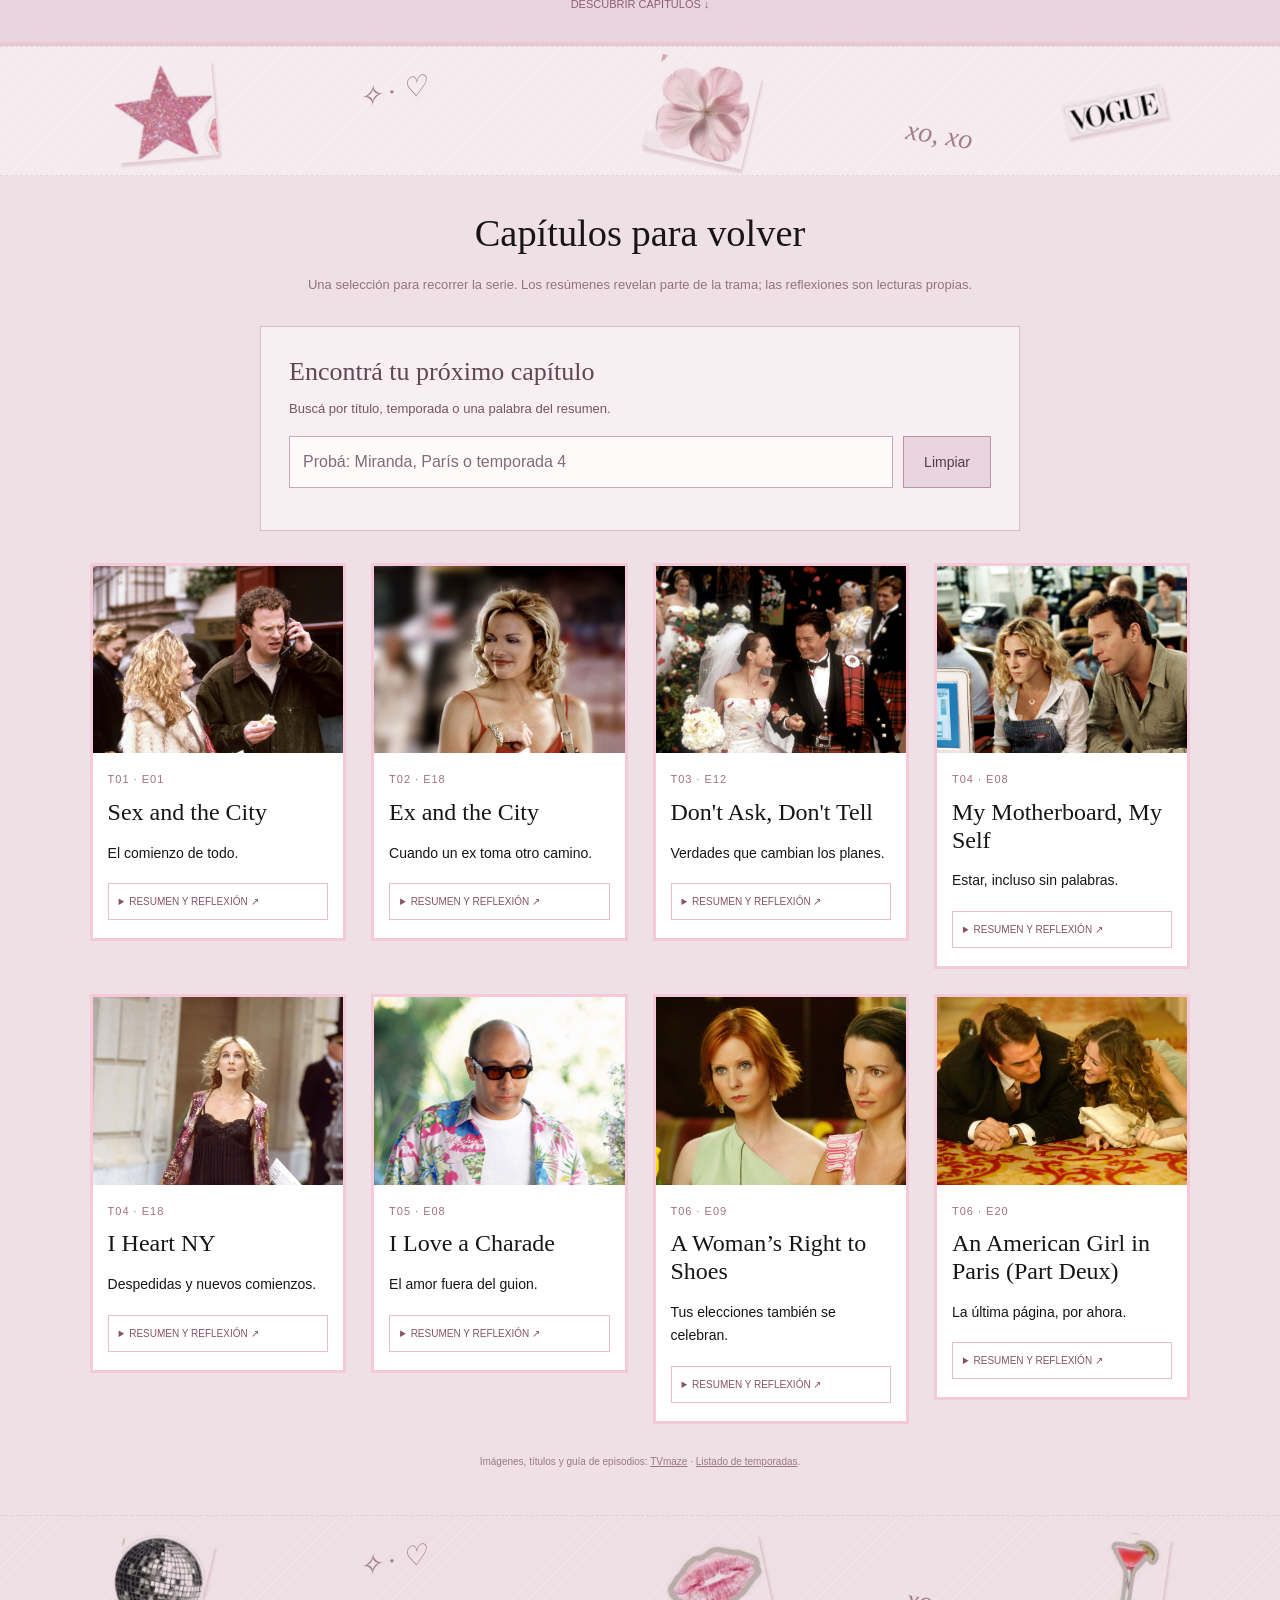
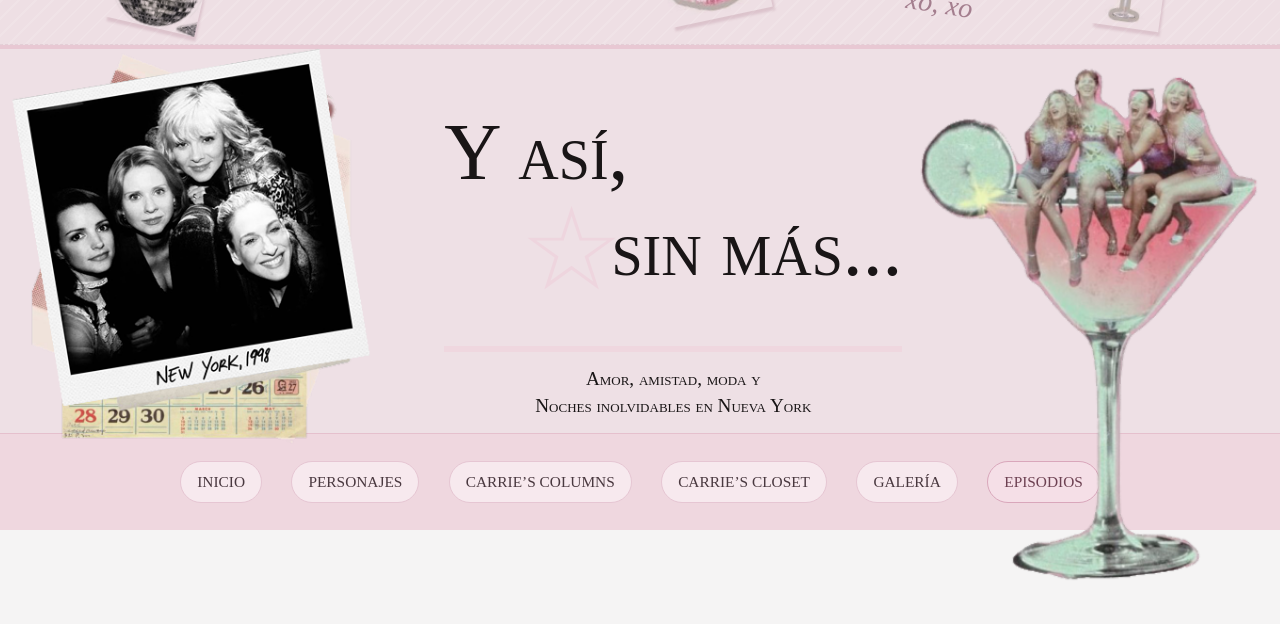
<file: episodios.html>
<!DOCTYPE html><html lang="es"><head><meta charset="UTF-8"><meta name="viewport" content="width=device-width, initial-scale=1.0"><title>Episodios y temporadas | Sex and the City</title><link rel="stylesheet" href="style.css"><link rel="stylesheet" href="episodios.css?v=20260926-buscador-v2"><link rel="stylesheet" href="interacciones.css"><link rel="stylesheet" href="decoracion.css"></head><body class="pagina-episodios">  <header class="site-header">
    <a class="logo" href="index.html" aria-label="Sex and the City · Inicio">
      <img src="imagenes/logo.png" alt="">
      <img src="imagenes/logo2sex.png" alt="Sex and the City" class="logo-secundaria">
    </a>
    <nav id="site-nav" aria-label="Navegación principal">
      <a href="index.html">INICIO</a>
      <a href="personajes.html">PERSONAJES</a>
      <a href="columnas.html">CARRIE’S COLUMNS</a>
      <a href="closet.html">CARRIE’S CLOSET</a>
      <a href="galeria.html">GALERÍA</a>
      <a href="episodios.html" aria-current="page">EPISODIOS</a>
    </nav>
    <button class="menu" type="button" aria-label="Abrir menú" aria-expanded="false" aria-controls="menu-overlay" aria-haspopup="dialog">☰</button>
  </header><main><section class="ep-portada"><div><p class="ep-etiqueta"><a href="index.html">INICIO</a> / EPISODIOS</p><h1>Una ciudad.<br>94 historias.</h1><div class="ep-estrella" aria-hidden="true">✦</div><p>Seis temporadas de encuentros, decisiones y amistad. Volvé a los capítulos que nos hicieron reír, dudar y mirar el amor de otra manera.</p><a class="ep-enlace" href="#temporadas">ELEGÍ TU TEMPORADA ↓</a></div><div class="ep-polaroid"><img class="ep-portada-imagen" src="imagenes/episodios-portada-estadio.jpeg" alt="Carrie, Miranda, Charlotte y Samantha en las gradas de un estadio"></div></section>
<section class="ep-temporadas" id="temporadas"><h2>Un capítulo a la vez</h2><div class="ep-temporadas-grid"><a class="temporada-foto" href="#temporada-1"><span class="ep-foto"><img src="imagenes/temporada-1.jpg" alt="Portada de la temporada 1" loading="lazy"></span><strong>01</strong><span>TEMPORADA</span><small>12 capítulos</small></a><a class="temporada-foto" href="#temporada-2"><span class="ep-foto"><img src="imagenes/temporada-2.jpg" alt="Portada de la temporada 2" loading="lazy"></span><strong>02</strong><span>TEMPORADA</span><small>18 capítulos</small></a><a class="temporada-foto" href="#temporada-3"><span class="ep-foto"><img src="imagenes/temporada-3.jpg" alt="Portada de la temporada 3" loading="lazy"></span><strong>03</strong><span>TEMPORADA</span><small>18 capítulos</small></a><a class="temporada-foto" href="#temporada-4"><span class="ep-foto"><img src="imagenes/temporada-4.jpg" alt="Portada de la temporada 4" loading="lazy"></span><strong>04</strong><span>TEMPORADA</span><small>18 capítulos</small></a><a class="temporada-foto" href="#temporada-5"><span class="ep-foto"><img src="imagenes/temporada-5.jpg" alt="Portada de la temporada 5" loading="lazy"></span><strong>05</strong><span>TEMPORADA</span><small>8 capítulos</small></a><a class="temporada-foto" href="#temporada-6"><span class="ep-foto"><img src="imagenes/temporada-6.jpg" alt="Portada de la temporada 6" loading="lazy"></span><strong>06</strong><span>TEMPORADA</span><small>20 capítulos</small></a></div></section><section class="ep-resumenes" aria-label="Resumen de cada temporada"><article class="temporada-resumen" id="temporada-1"><p class="ep-etiqueta">TEMPORADA 1 · 1998 · 12 CAPÍTULOS</p><h3>Las primeras preguntas</h3><p>Carrie presenta su mirada sobre <strong>las citas y la soltería</strong>. Big entra en su vida y las cuatro amigas ponen sobre la mesa distintas expectativas sobre el amor.</p><a href="#destacados">DESCUBRIR CAPÍTULOS ↓</a></article><article class="temporada-resumen" id="temporada-2"><p class="ep-etiqueta">TEMPORADA 2 · 1999 · 18 CAPÍTULOS</p><h3>Amar y soltar</h3><p>La relación con Big pasa por nuevos desencuentros. Miranda conoce a Steve y el grupo sigue explorando qué significa <strong>compartir la vida sin perder la independencia</strong>.</p><a href="#destacados">DESCUBRIR CAPÍTULOS ↓</a></article><article class="temporada-resumen" id="temporada-3"><p class="ep-etiqueta">TEMPORADA 3 · 2000 · 18 CAPÍTULOS</p><h3>Decisiones que dejan huella</h3><p>Aidan aparece en la vida de Carrie, mientras Big sigue presente. Charlotte se acerca al matrimonio con Trey y <strong>las decisiones sentimentales empiezan a tener consecuencias</strong> difíciles.</p><a href="#destacados">DESCUBRIR CAPÍTULOS ↓</a></article><article class="temporada-resumen" id="temporada-4"><p class="ep-etiqueta">TEMPORADA 4 · 2001–2002 · 18 CAPÍTULOS</p><h3>Cambiar también es crecer</h3><p>El compromiso, la maternidad y las despedidas cambian las prioridades. Las amigas descubren <strong>nuevas formas de acompañarse</strong> cuando los planes dejan de alcanzar.</p><a href="#destacados">DESCUBRIR CAPÍTULOS ↓</a></article><article class="temporada-resumen" id="temporada-5"><p class="ep-etiqueta">TEMPORADA 5 · 2002 · 8 CAPÍTULOS</p><h3>Volver a encontrarse</h3><p>Carrie celebra su libro y Miranda se adapta a la maternidad. Entre nuevas oportunidades y viejas dudas, la ciudad vuelve a ser <strong>un lugar para empezar</strong>.</p><a href="#destacados">DESCUBRIR CAPÍTULOS ↓</a></article><article class="temporada-resumen" id="temporada-6"><p class="ep-etiqueta">TEMPORADA 6 · 2003–2004 · 20 CAPÍTULOS</p><h3>Elegir tu propia historia</h3><p>Harry y Smith afianzan su lugar en el universo del grupo. Carrie viaja a París y el cierre de la serie vuelve a preguntar dónde están <strong>el amor, la amistad y el hogar</strong>.</p><a href="#destacados">DESCUBRIR CAPÍTULOS ↓</a></article></section><section class="ep-destacados" id="destacados"><h2>Capítulos para volver</h2><p class="ep-aclaracion">Una selección para recorrer la serie. Los resúmenes revelan parte de la trama; las reflexiones son lecturas propias.</p><form class="ep-buscador" role="search" aria-label="Buscar en los capítulos destacados" hidden>
<label for="buscar-episodio">Encontrá tu próximo capítulo</label>
<p id="ep-busqueda-ayuda">Buscá por título, temporada o una palabra del resumen.</p>
<div class="ep-buscador-campo"><input type="search" id="buscar-episodio" placeholder="Probá: Miranda, París o temporada 4" aria-describedby="ep-busqueda-ayuda" aria-controls="ep-resultados" autocomplete="off"><button type="reset">Limpiar</button></div>
<p id="ep-busqueda-estado" role="status" aria-live="polite" aria-atomic="true"></p>
</form><div class="ep-grid" id="ep-resultados"><article class="ep-tarjeta"><div class="ep-foto"><img src="imagenes/episodio-1-1.jpg" alt="Escena de Sex and the City" loading="lazy"></div><div class="ep-texto"><p class="ep-etiqueta">T01 · E01</p><h3>Sex and the City</h3><p>El comienzo de todo.</p><details name="resumenes-episodios"><summary>RESUMEN Y REFLEXIÓN ↗</summary><h4>Qué sucede</h4><p><strong>Carrie conoce a Big</strong> mientras las amigas debaten las reglas de las citas.</p><h4>Para pensar después</h4><p>No existe una única forma de vivir la soltería: <strong>escuchar tus deseos</strong> importa tanto como cuestionar las reglas.</p></details></div></article><article class="ep-tarjeta"><div class="ep-foto"><img src="imagenes/episodio-2-18.jpg" alt="Escena de Ex and the City" loading="lazy"></div><div class="ep-texto"><p class="ep-etiqueta">T02 · E18</p><h3>Ex and the City</h3><p>Cuando un ex toma otro camino.</p><details name="resumenes-episodios"><summary>RESUMEN Y REFLEXIÓN ↗</summary><h4>Qué sucede</h4><p>Big le cuenta a Carrie que <strong>se casará con Natasha</strong>.</p><h4>Para pensar después</h4><p>Aceptar una despedida puede empezar por <strong>dejar de medir tu valor con las decisiones de otra persona</strong>.</p></details></div></article><article class="ep-tarjeta"><div class="ep-foto"><img src="imagenes/episodio-3-12.jpg" alt="Escena de Don&#x27;t Ask, Don&#x27;t Tell" loading="lazy"></div><div class="ep-texto"><p class="ep-etiqueta">T03 · E12</p><h3>Don't Ask, Don't Tell</h3><p>Verdades que cambian los planes.</p><details name="resumenes-episodios"><summary>RESUMEN Y REFLEXIÓN ↗</summary><h4>Qué sucede</h4><p>En la boda de Charlotte, <strong>Carrie confiesa a Aidan su aventura</strong>.</p><h4>Para pensar después</h4><p><strong>La honestidad no borra las consecuencias</strong>, pero permite dejar de construir un vínculo sobre secretos.</p></details></div></article><article class="ep-tarjeta"><div class="ep-foto"><img src="imagenes/episodio-4-8.jpg" alt="Escena de My Motherboard, My Self" loading="lazy"></div><div class="ep-texto"><p class="ep-etiqueta">T04 · E08</p><h3>My Motherboard, My Self</h3><p>Estar, incluso sin palabras.</p><details name="resumenes-episodios"><summary>RESUMEN Y REFLEXIÓN ↗</summary><h4>Qué sucede</h4><p>Miranda pierde a su madre y <strong>sus amigas la acompañan</strong>.</p><h4>Para pensar después</h4><p>A veces cuidar no consiste en encontrar la frase perfecta, sino en <strong>hacerse presente</strong>.</p></details></div></article><article class="ep-tarjeta"><div class="ep-foto"><img src="imagenes/episodio-4-18.jpg" alt="Escena de I Heart NY" loading="lazy"></div><div class="ep-texto"><p class="ep-etiqueta">T04 · E18</p><h3>I Heart NY</h3><p>Despedidas y nuevos comienzos.</p><details name="resumenes-episodios"><summary>RESUMEN Y REFLEXIÓN ↗</summary><h4>Qué sucede</h4><p><strong>Big prepara su mudanza y Miranda da a luz</strong>.</p><h4>Para pensar después</h4><p>Los finales y los comienzos pueden convivir. <strong>Las amistades ayudan a atravesar ambos</strong>.</p></details></div></article><article class="ep-tarjeta"><div class="ep-foto"><img src="imagenes/episodio-5-8.jpg" alt="Escena de I Love a Charade" loading="lazy"></div><div class="ep-texto"><p class="ep-etiqueta">T05 · E08</p><h3>I Love a Charade</h3><p>El amor fuera del guion.</p><details name="resumenes-episodios"><summary>RESUMEN Y REFLEXIÓN ↗</summary><h4>Qué sucede</h4><p>Una boda reúne al grupo y <strong>desafía sus expectativas románticas</strong>.</p><h4>Para pensar después</h4><p>Las relaciones ajenas no siempre encajan con lo que imaginamos. Conviene <strong>dejar espacio para la sorpresa</strong>.</p></details></div></article><article class="ep-tarjeta"><div class="ep-foto"><img src="imagenes/episodio-6-9.jpg" alt="Escena de A Woman&#x27;s Right to Shoes" loading="lazy"></div><div class="ep-texto"><p class="ep-etiqueta">T06 · E09</p><h3>A Woman’s Right to Shoes</h3><p>Tus elecciones también se celebran.</p><details name="resumenes-episodios"><summary>RESUMEN Y REFLEXIÓN ↗</summary><h4>Qué sucede</h4><p>Unos zapatos desaparecidos llevan a Carrie a <strong>cuestionar las celebraciones de la vida adulta</strong>.</p><h4>Para pensar después</h4><p><strong>Una vida merece reconocimiento</strong> aunque no siga la secuencia tradicional de boda y maternidad.</p></details></div></article><article class="ep-tarjeta"><div class="ep-foto"><img src="imagenes/episodio-6-20.jpg" alt="Escena de An American Girl in Paris (Part Deux)" loading="lazy"></div><div class="ep-texto"><p class="ep-etiqueta">T06 · E20</p><h3>An American Girl in Paris (Part Deux)</h3><p>La última página, por ahora.</p><details name="resumenes-episodios"><summary>RESUMEN Y REFLEXIÓN ↗</summary><h4>Qué sucede</h4><p><strong>Carrie reconsidera su vida en París</strong> y se reencuentra con Big.</p><h4>Para pensar después</h4><p>Elegir una relación también implica preguntarte si en ella <strong>hay lugar para la persona que querés ser</strong>.</p></details></div></article></div><p class="ep-fuentes">Imágenes, títulos y guía de episodios: <a href="https://www.tvmaze.com/shows/676/sex-and-the-city/episodeguide">TVmaze</a> · <a href="https://en.wikipedia.org/wiki/List_of_Sex_and_the_City_episodes">Listado de temporadas</a>.</p></section>    <section class="final cierre-referencia" aria-label="Y así, sin más">
      <div class="final-imagen"><img src="imagenes/chicas-blanco-negro.png" alt="Carrie, Samantha, Charlotte y Miranda en una foto de recuerdo"></div>
      <div class="final-text">
        <h2><span>Y así,</span><span><i aria-hidden="true">☆</i>sin más...</span></h2>
        <p>Amor, amistad, moda y<br>Noches inolvidables en Nueva York</p>
      </div>
      <div class="final-copa"><img src="imagenes/copa-chicas.png" alt="Las cuatro amigas sobre una copa de cosmopolitan"></div>
    </section></main>  <footer class="site-footer">
      <a href="index.html">INICIO</a>
      <a href="personajes.html">PERSONAJES</a>
      <a href="columnas.html">CARRIE’S COLUMNS</a>
      <a href="closet.html">CARRIE’S CLOSET</a>
      <a href="galeria.html">GALERÍA</a>
      <a href="episodios.html" aria-current="page">EPISODIOS</a>
  </footer>  <dialog class="menu-overlay" id="menu-overlay" aria-labelledby="menu-titulo">
    <button class="menu-cerrar" type="button" aria-label="Cerrar menú">×</button>
    <span class="menu-adorno" aria-hidden="true">♡</span>
    <h2 id="menu-titulo">Nos encontramos acá.</h2>
    <nav class="menu-enlaces" aria-label="Menú de la superposición">
      <a href="index.html">INICIO</a>
      <a href="personajes.html">PERSONAJES</a>
      <a href="columnas.html">CARRIE’S COLUMNS</a>
      <a href="closet.html">CARRIE’S CLOSET</a>
      <a href="galeria.html">GALERÍA</a>
      <a href="episodios.html" aria-current="page">EPISODIOS</a>
      <a class="menu-contacto" href="contacto.html">CONTACTO ↗</a>
    </nav>
  </dialog><script src="js/navegacion.js"></script><script src="js/episodios.js?v=20260926-buscador-v2"></script><script src="js/stickers.js"></script><script src="js/interacciones.js"></script></body></html>
</file>
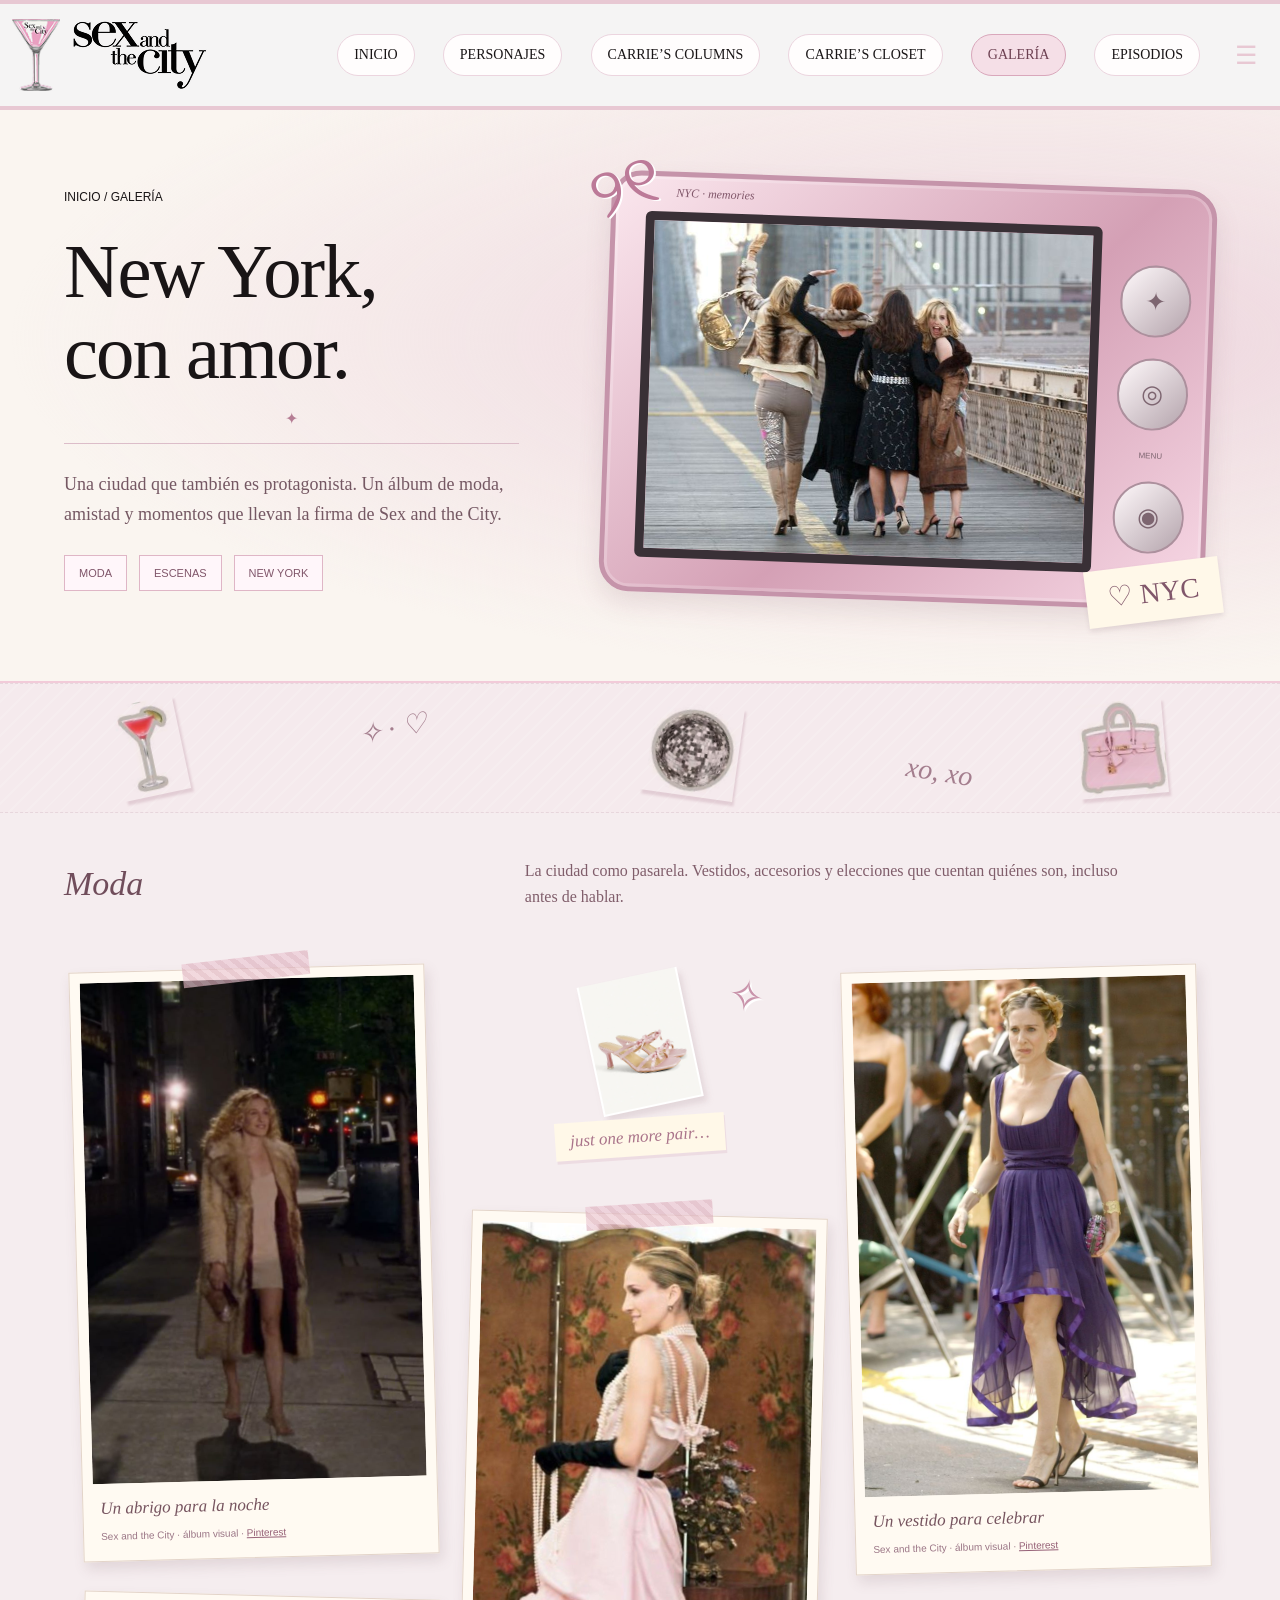
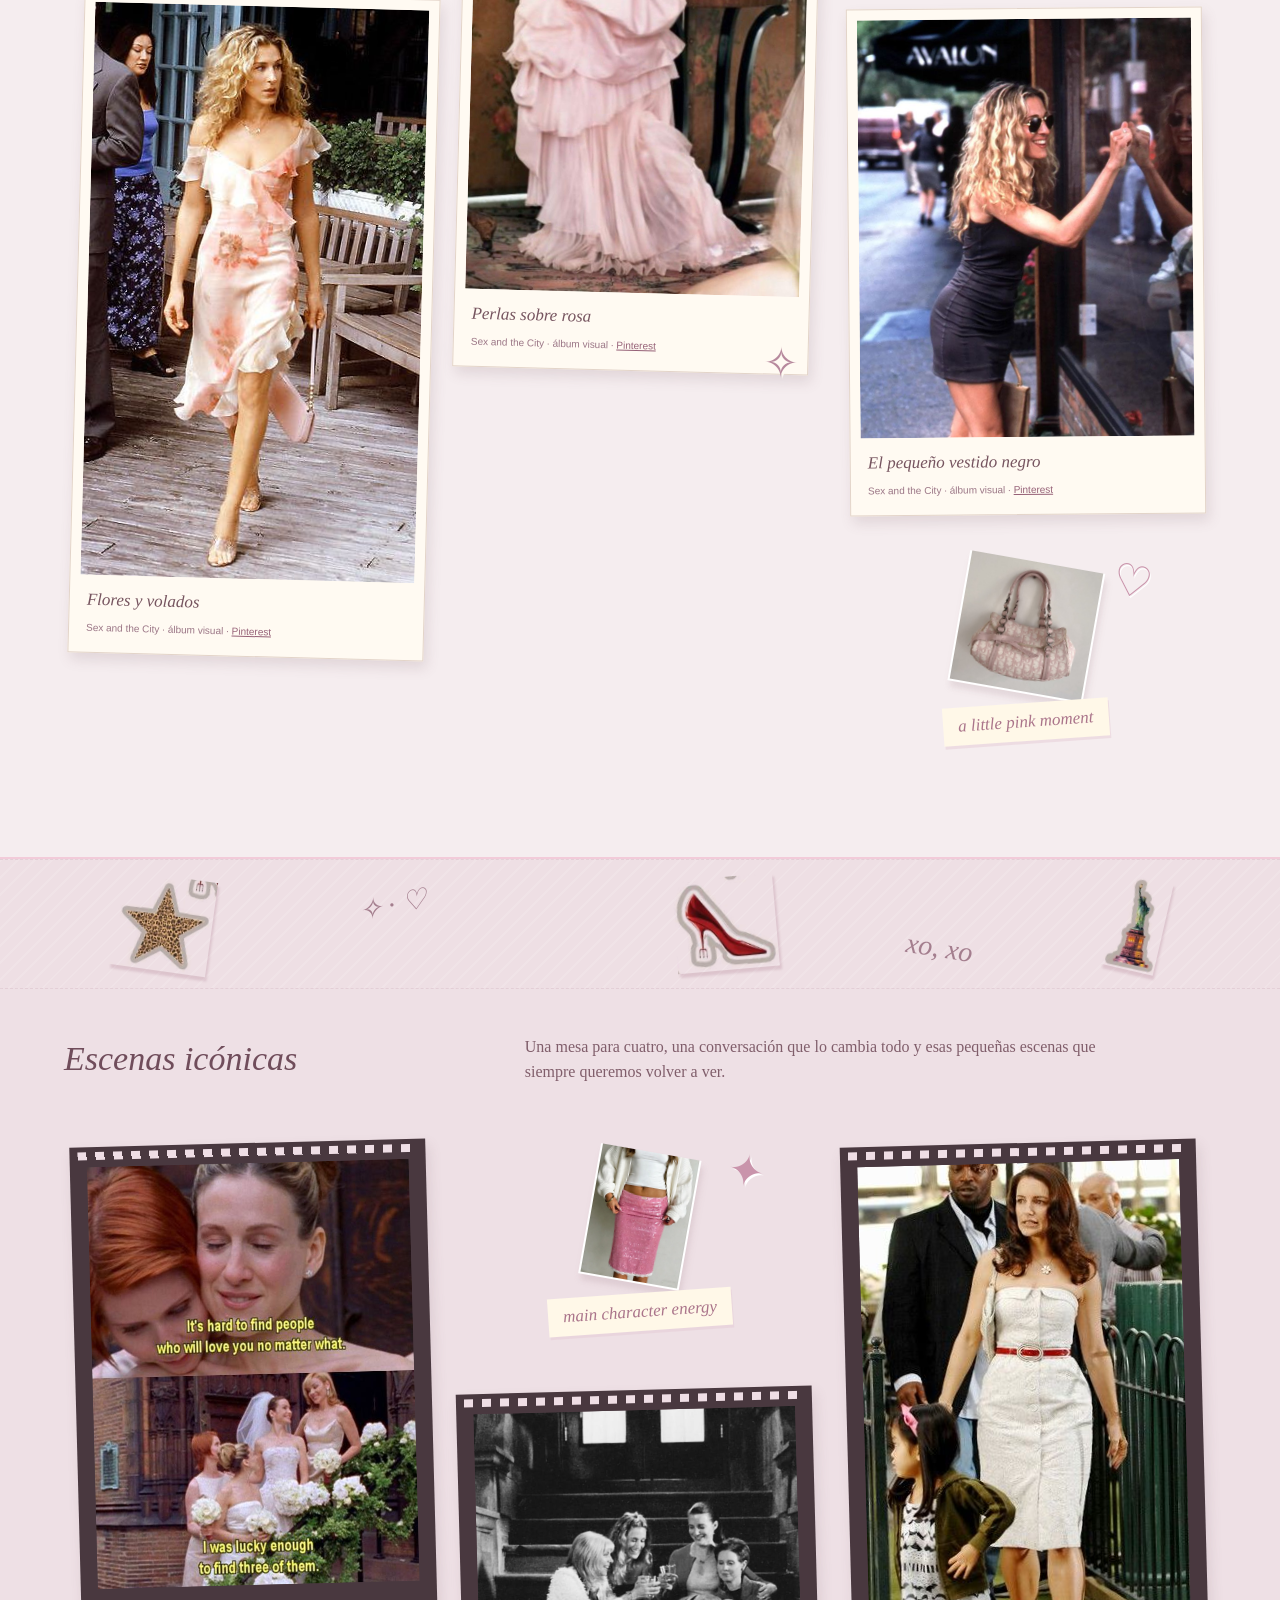
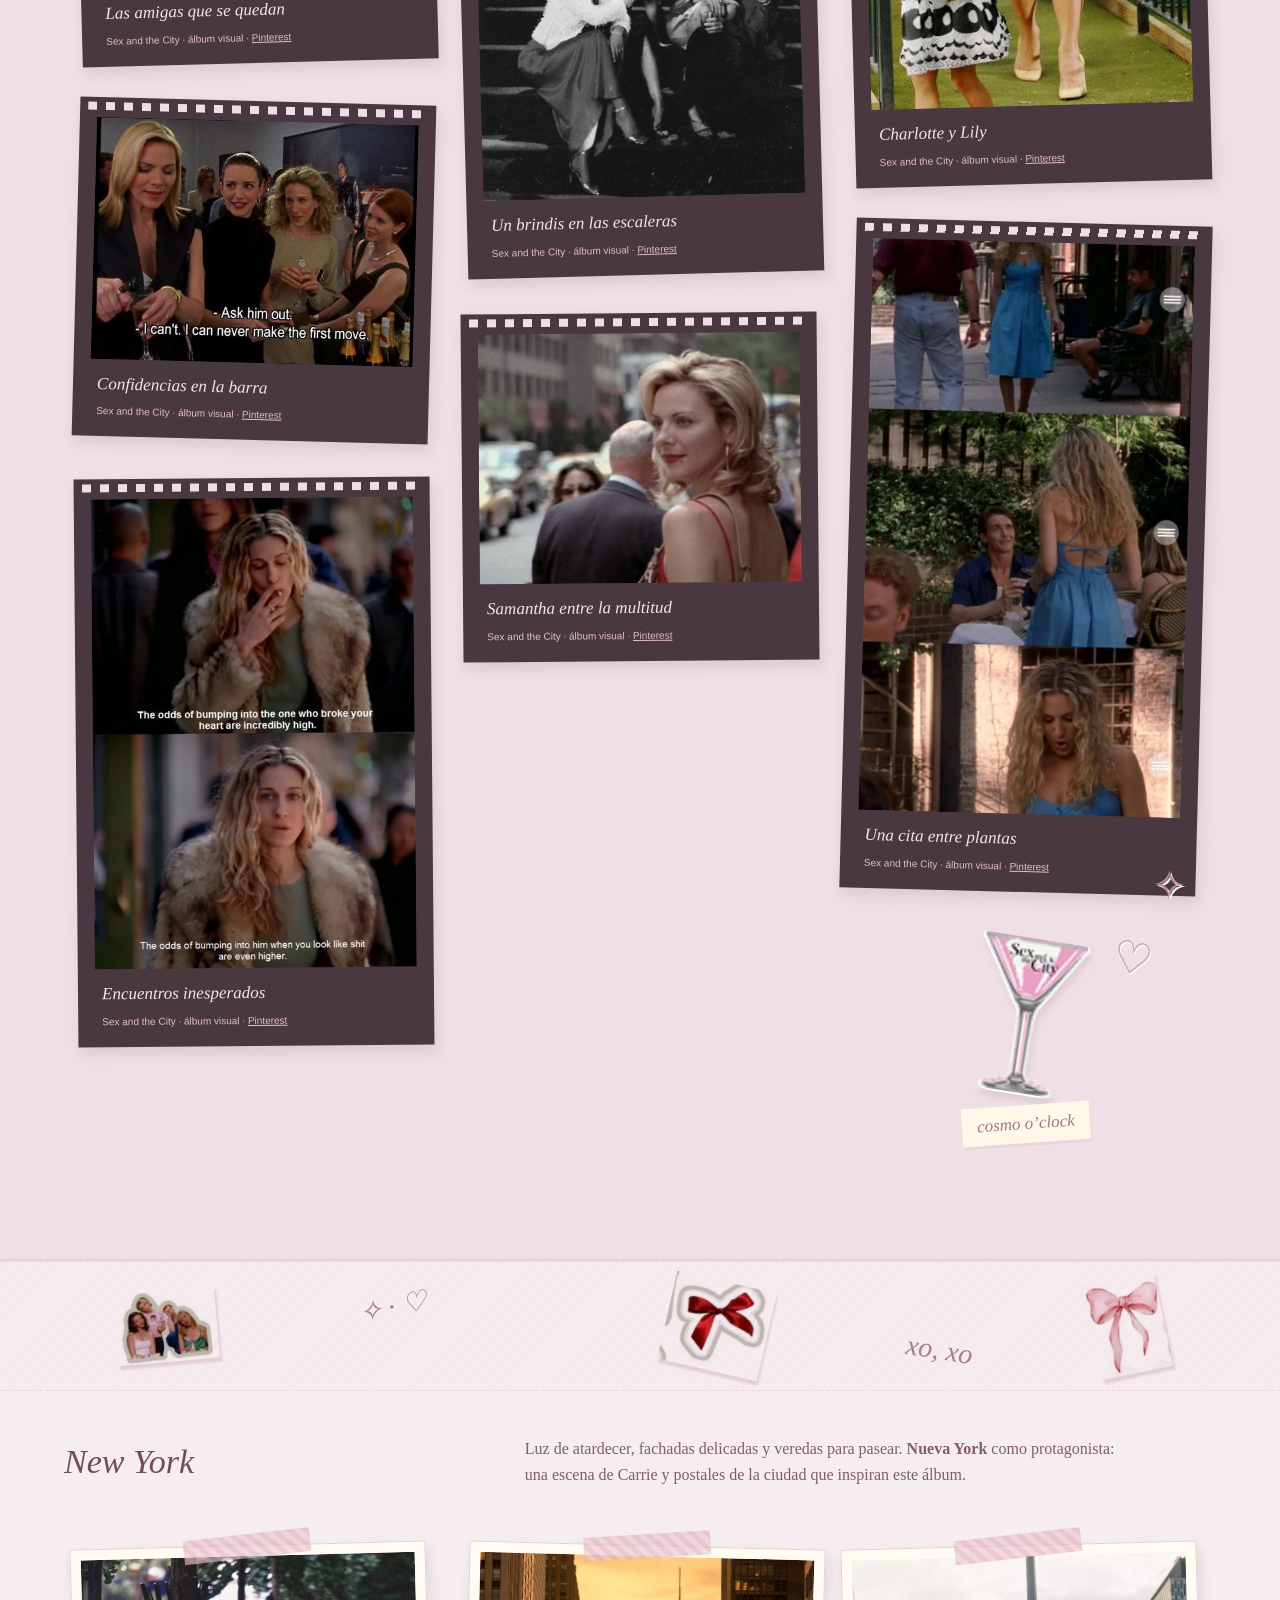
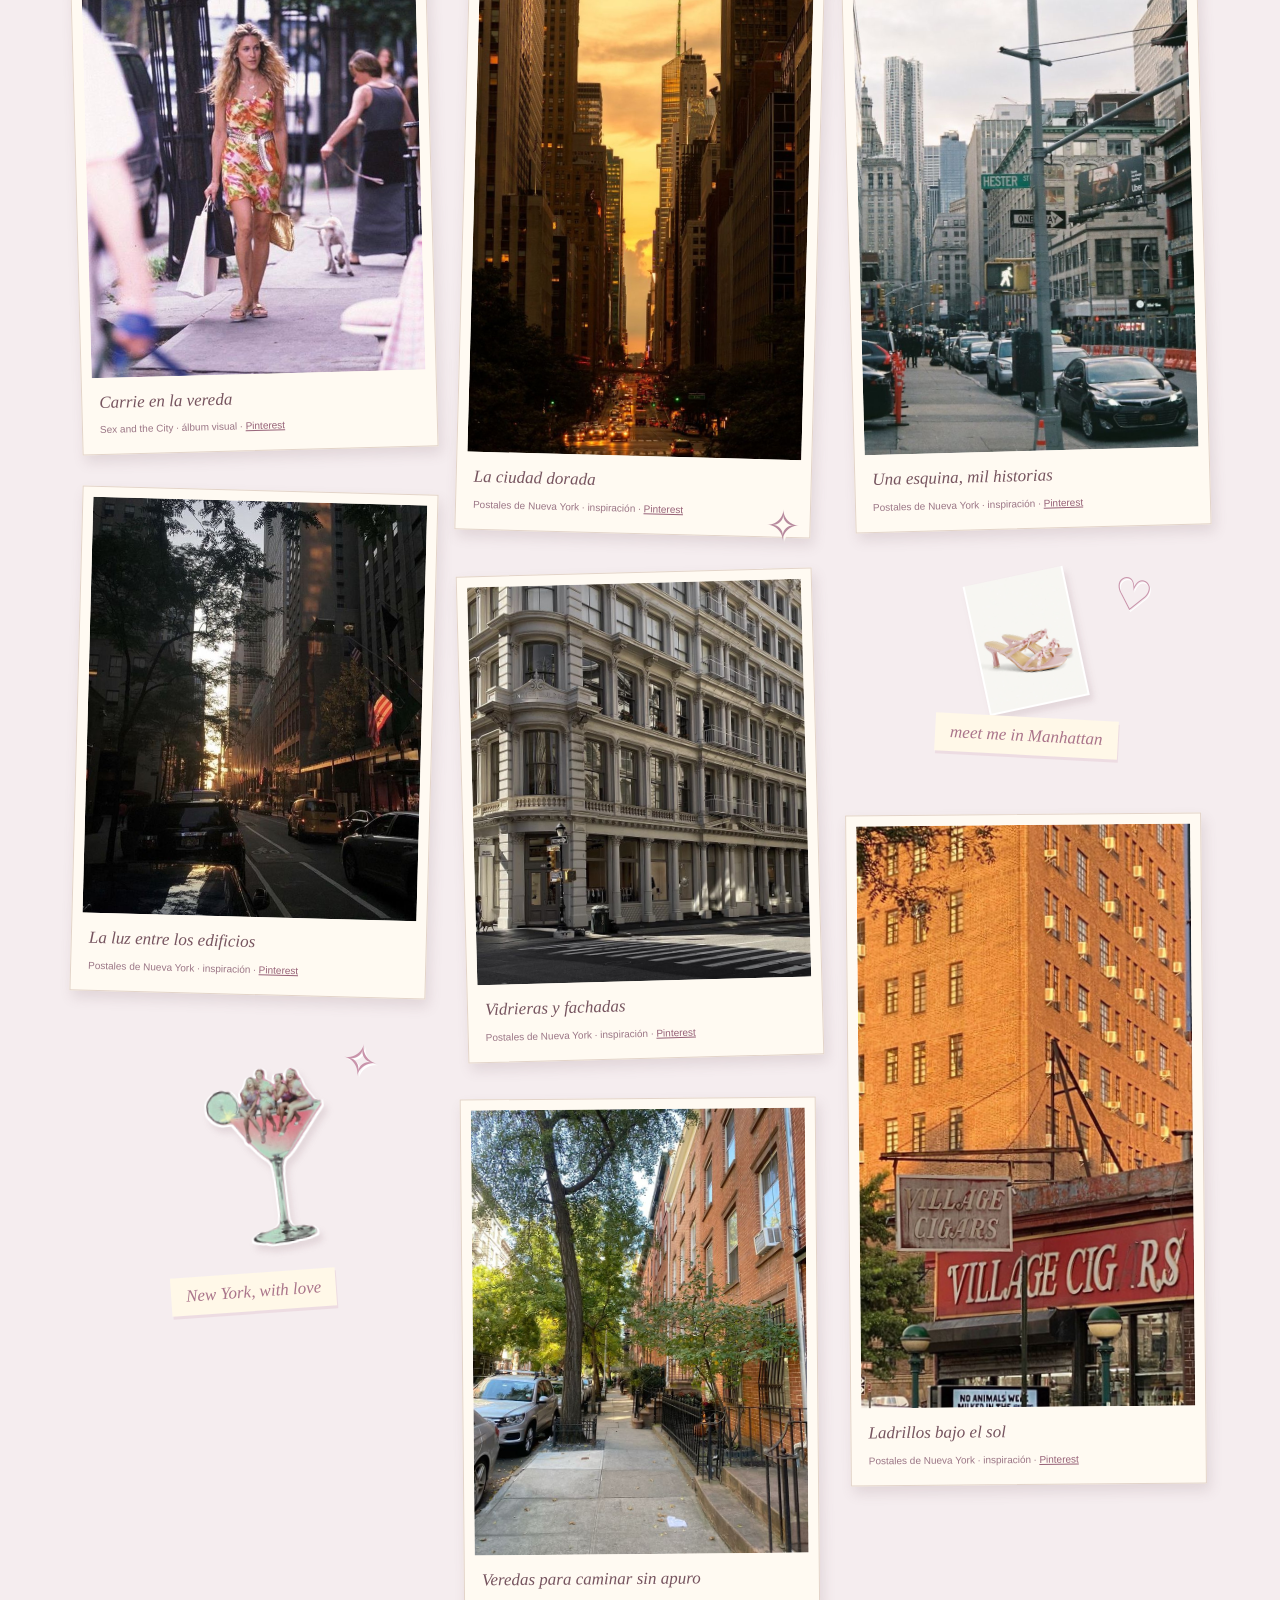
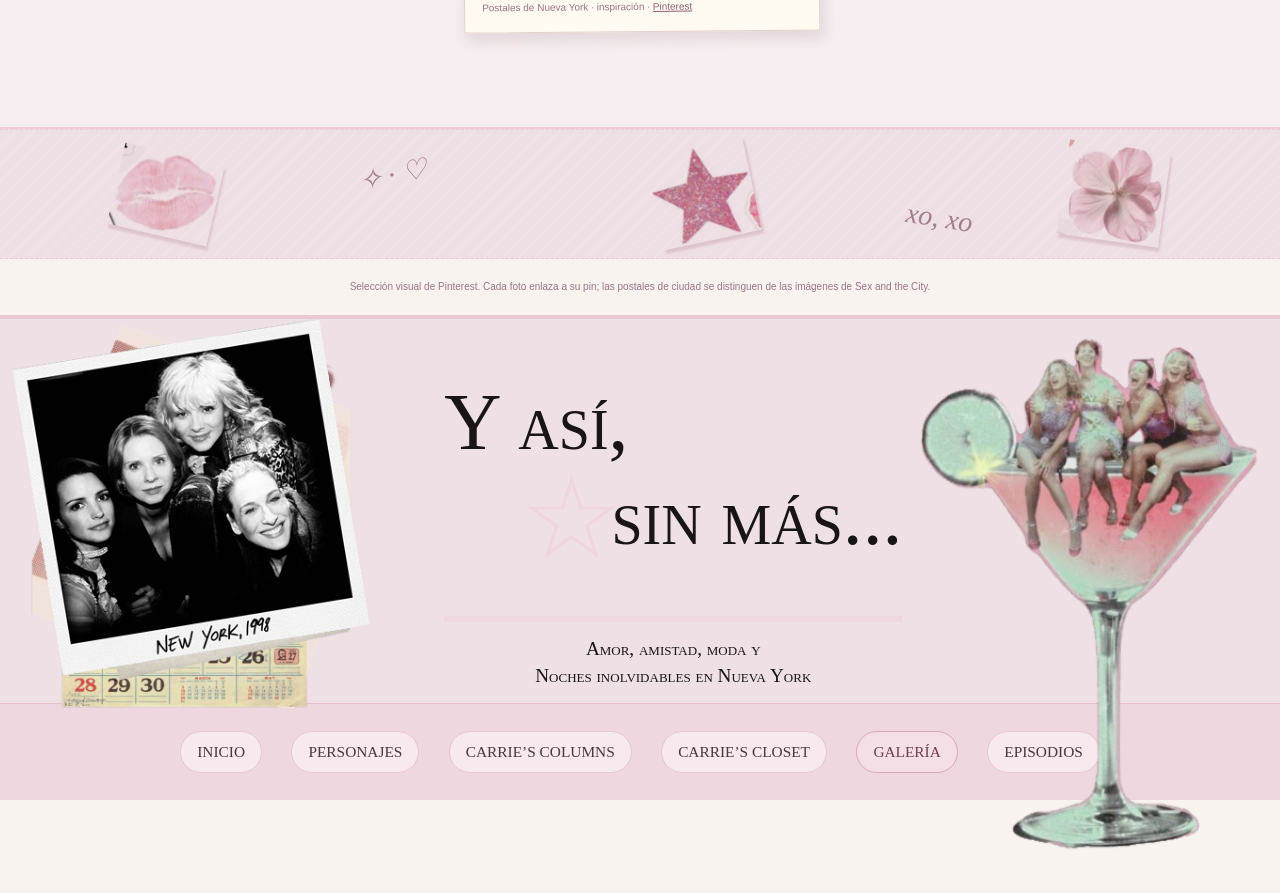
<file: galeria.html>
<!DOCTYPE html><html lang="es"><head><meta charset="UTF-8"><meta name="viewport" content="width=device-width, initial-scale=1.0"><title>Galería / New York | Sex and the City</title><link rel="stylesheet" href="style.css"><link rel="stylesheet" href="galeria.css"><link rel="stylesheet" href="interacciones.css"><link rel="stylesheet" href="decoracion.css"></head><body class="pagina-galeria">  <header class="site-header">
    <a class="logo" href="index.html" aria-label="Sex and the City · Inicio">
      <img src="imagenes/logo.png" alt="">
      <img src="imagenes/logo2sex.png" alt="Sex and the City" class="logo-secundaria">
    </a>
    <nav id="site-nav" aria-label="Navegación principal">
      <a href="index.html">INICIO</a>
      <a href="personajes.html">PERSONAJES</a>
      <a href="columnas.html">CARRIE’S COLUMNS</a>
      <a href="closet.html">CARRIE’S CLOSET</a>
      <a href="galeria.html" aria-current="page">GALERÍA</a>
      <a href="episodios.html">EPISODIOS</a>
    </nav>
    <button class="menu" type="button" aria-label="Abrir menú" aria-expanded="false" aria-controls="menu-overlay" aria-haspopup="dialog">☰</button>
  </header><main><section class="galeria-portada"><div><p class="galeria-migas"><a href="index.html">INICIO</a> / GALERÍA</p><h1>New York,<br>con amor.</h1><div class="galeria-estrella" aria-hidden="true">✦</div><p>Una ciudad que también es protagonista. Un álbum de moda, amistad y momentos que llevan la firma de Sex and the City.</p><div class="galeria-accesos"><a href="#moda">MODA</a><a href="#escenas">ESCENAS</a><a href="#new-york">NEW YORK</a></div></div><div class="galeria-camara"><div class="camara-album"><span class="album-marca" aria-hidden="true">NYC · memories</span><img src="imagenes/galeria-portada-puente.jpeg" alt="Las cuatro amigas caminando abrazadas por un puente de Nueva York"><div class="album-controles" aria-hidden="true"><span>✦</span><span>◎</span><small>MENU</small><span>◉</span></div></div><span class="album-nota" aria-hidden="true">♡ NYC</span><span class="album-lazo" aria-hidden="true">୨୧</span></div></section><section class="galeria-seccion" id="moda"><div class="galeria-encabezado"><h2>Moda</h2><p>La ciudad como pasarela. Vestidos, accesorios y elecciones que cuentan quiénes son, incluso antes de hablar.</p></div><div class="galeria-mosaico mosaico-moda"><figure class="galeria-foto foto-1"><a href="imagenes/galeria-pinterest-0.jpg" data-caption="Un abrigo para la noche · Sex and the City · álbum visual" aria-label="Ampliar: Un abrigo para la noche"><img src="imagenes/galeria-pinterest-0.jpg" alt="Un abrigo para la noche" loading="lazy"></a><figcaption>Un abrigo para la noche<small>Sex and the City · álbum visual · <a class="pin-fuente" href="https://www.pinterest.com/pin/196047390024562612/" target="_blank" rel="noopener noreferrer">Pinterest</a></small></figcaption></figure><figure class="galeria-foto foto-2"><a href="imagenes/galeria-pinterest-22.jpg" data-caption="Flores y volados · Sex and the City · álbum visual" aria-label="Ampliar: Flores y volados"><img src="imagenes/galeria-pinterest-22.jpg" alt="Flores y volados" loading="lazy"></a><figcaption>Flores y volados<small>Sex and the City · álbum visual · <a class="pin-fuente" href="https://www.pinterest.com/pin/56506170296799076/" target="_blank" rel="noopener noreferrer">Pinterest</a></small></figcaption></figure><div class="recuerdo-sticker recuerdo-zapatos" aria-hidden="true"><span class="recuerdo-brillo">✧</span><img src="imagenes/zapatos.png" alt="" loading="lazy"><span class="recuerdo-etiqueta">just one more pair…</span></div><figure class="galeria-foto foto-3"><a href="imagenes/galeria-pinterest-23.jpg" data-caption="Perlas sobre rosa · Sex and the City · álbum visual" aria-label="Ampliar: Perlas sobre rosa"><img src="imagenes/galeria-pinterest-23.jpg" alt="Perlas sobre rosa" loading="lazy"></a><figcaption>Perlas sobre rosa<small>Sex and the City · álbum visual · <a class="pin-fuente" href="https://www.pinterest.com/pin/323837029476982908/" target="_blank" rel="noopener noreferrer">Pinterest</a></small></figcaption></figure><figure class="galeria-foto foto-4"><a href="imagenes/galeria-pinterest-26.jpg" data-caption="Un vestido para celebrar · Sex and the City · álbum visual" aria-label="Ampliar: Un vestido para celebrar"><img src="imagenes/galeria-pinterest-26.jpg" alt="Un vestido para celebrar" loading="lazy"></a><figcaption>Un vestido para celebrar<small>Sex and the City · álbum visual · <a class="pin-fuente" href="https://www.pinterest.com/pin/576320083569198730/" target="_blank" rel="noopener noreferrer">Pinterest</a></small></figcaption></figure><figure class="galeria-foto foto-5"><a href="imagenes/galeria-pinterest-29.jpg" data-caption="El pequeño vestido negro · Sex and the City · álbum visual" aria-label="Ampliar: El pequeño vestido negro"><img src="imagenes/galeria-pinterest-29.jpg" alt="El pequeño vestido negro" loading="lazy"></a><figcaption>El pequeño vestido negro<small>Sex and the City · álbum visual · <a class="pin-fuente" href="https://www.pinterest.com/pin/202591683231715781/" target="_blank" rel="noopener noreferrer">Pinterest</a></small></figcaption></figure><div class="recuerdo-sticker recuerdo-bolso" aria-hidden="true"><span class="recuerdo-brillo">♡</span><img src="imagenes/bolso.png" alt="" loading="lazy"><span class="recuerdo-etiqueta">a little pink moment</span></div></div></section><section class="galeria-seccion" id="escenas"><div class="galeria-encabezado"><h2>Escenas icónicas</h2><p>Una mesa para cuatro, una conversación que lo cambia todo y esas pequeñas escenas que siempre queremos volver a ver.</p></div><div class="galeria-mosaico mosaico-escenas"><figure class="galeria-foto foto-1"><a href="imagenes/galeria-pinterest-4.jpg" data-caption="Las amigas que se quedan · Sex and the City · álbum visual" aria-label="Ampliar: Las amigas que se quedan"><img src="imagenes/galeria-pinterest-4.jpg" alt="Las amigas que se quedan" loading="lazy"></a><figcaption>Las amigas que se quedan<small>Sex and the City · álbum visual · <a class="pin-fuente" href="https://www.pinterest.com/pin/188095721910349882/" target="_blank" rel="noopener noreferrer">Pinterest</a></small></figcaption></figure><figure class="galeria-foto foto-2"><a href="imagenes/galeria-pinterest-5.jpg" data-caption="Confidencias en la barra · Sex and the City · álbum visual" aria-label="Ampliar: Confidencias en la barra"><img src="imagenes/galeria-pinterest-5.jpg" alt="Confidencias en la barra" loading="lazy"></a><figcaption>Confidencias en la barra<small>Sex and the City · álbum visual · <a class="pin-fuente" href="https://www.pinterest.com/pin/254242341458352364/" target="_blank" rel="noopener noreferrer">Pinterest</a></small></figcaption></figure><figure class="galeria-foto foto-3"><a href="imagenes/galeria-pinterest-7.jpg" data-caption="Encuentros inesperados · Sex and the City · álbum visual" aria-label="Ampliar: Encuentros inesperados"><img src="imagenes/galeria-pinterest-7.jpg" alt="Encuentros inesperados" loading="lazy"></a><figcaption>Encuentros inesperados<small>Sex and the City · álbum visual · <a class="pin-fuente" href="https://www.pinterest.com/pin/74027987620736439/" target="_blank" rel="noopener noreferrer">Pinterest</a></small></figcaption></figure><div class="recuerdo-sticker recuerdo-look" aria-hidden="true"><span class="recuerdo-brillo">✦</span><img src="imagenes/looks.png" alt="" loading="lazy"><span class="recuerdo-etiqueta">main character energy</span></div><figure class="galeria-foto foto-4"><a href="imagenes/galeria-pinterest-9.jpg" data-caption="Un brindis en las escaleras · Sex and the City · álbum visual" aria-label="Ampliar: Un brindis en las escaleras"><img src="imagenes/galeria-pinterest-9.jpg" alt="Un brindis en las escaleras" loading="lazy"></a><figcaption>Un brindis en las escaleras<small>Sex and the City · álbum visual · <a class="pin-fuente" href="https://www.pinterest.com/pin/484348134945693343/" target="_blank" rel="noopener noreferrer">Pinterest</a></small></figcaption></figure><figure class="galeria-foto foto-5"><a href="imagenes/galeria-pinterest-10.jpg" data-caption="Samantha entre la multitud · Sex and the City · álbum visual" aria-label="Ampliar: Samantha entre la multitud"><img src="imagenes/galeria-pinterest-10.jpg" alt="Samantha entre la multitud" loading="lazy"></a><figcaption>Samantha entre la multitud<small>Sex and the City · álbum visual · <a class="pin-fuente" href="https://www.pinterest.com/pin/441563938482072614/" target="_blank" rel="noopener noreferrer">Pinterest</a></small></figcaption></figure><figure class="galeria-foto foto-6"><a href="imagenes/galeria-pinterest-3.jpg" data-caption="Charlotte y Lily · Sex and the City · álbum visual" aria-label="Ampliar: Charlotte y Lily"><img src="imagenes/galeria-pinterest-3.jpg" alt="Charlotte y Lily" loading="lazy"></a><figcaption>Charlotte y Lily<small>Sex and the City · álbum visual · <a class="pin-fuente" href="https://www.pinterest.com/pin/589267932531932219/" target="_blank" rel="noopener noreferrer">Pinterest</a></small></figcaption></figure><figure class="galeria-foto foto-7"><a href="imagenes/galeria-pinterest-25.jpg" data-caption="Una cita entre plantas · Sex and the City · álbum visual" aria-label="Ampliar: Una cita entre plantas"><img src="imagenes/galeria-pinterest-25.jpg" alt="Una cita entre plantas" loading="lazy"></a><figcaption>Una cita entre plantas<small>Sex and the City · álbum visual · <a class="pin-fuente" href="https://www.pinterest.com/pin/654992339607287078/" target="_blank" rel="noopener noreferrer">Pinterest</a></small></figcaption></figure><div class="recuerdo-sticker recuerdo-copa" aria-hidden="true"><span class="recuerdo-brillo">♡</span><img src="imagenes/logo.png" alt="" loading="lazy"><span class="recuerdo-etiqueta">cosmo o’clock</span></div></div></section><section class="galeria-seccion" id="new-york"><div class="galeria-encabezado"><h2>New York</h2><p>Luz de atardecer, fachadas delicadas y veredas para pasear. <strong>Nueva York</strong> como protagonista: una escena de Carrie y postales de la ciudad que inspiran este álbum.</p></div><div class="galeria-mosaico mosaico-new-york"><figure class="galeria-foto foto-1"><a href="imagenes/galeria-pinterest-27.jpg" data-caption="Carrie en la vereda · Sex and the City · álbum visual" aria-label="Ampliar: Carrie en la vereda"><img src="imagenes/galeria-pinterest-27.jpg" alt="Carrie en la vereda" loading="lazy"></a><figcaption>Carrie en la vereda<small>Sex and the City · álbum visual · <a class="pin-fuente" href="https://www.pinterest.com/pin/1045468500991597343/" target="_blank" rel="noopener noreferrer">Pinterest</a></small></figcaption></figure><figure class="galeria-foto foto-2"><a href="imagenes/galeria-pinterest-11.jpg" data-caption="La luz entre los edificios · Postales de Nueva York · inspiración" aria-label="Ampliar: La luz entre los edificios"><img src="imagenes/galeria-pinterest-11.jpg" alt="La luz entre los edificios" loading="lazy"></a><figcaption>La luz entre los edificios<small>Postales de Nueva York · inspiración · <a class="pin-fuente" href="https://www.pinterest.com/pin/484418503689420752/" target="_blank" rel="noopener noreferrer">Pinterest</a></small></figcaption></figure><div class="recuerdo-sticker recuerdo-ciudad" aria-hidden="true"><span class="recuerdo-brillo">✧</span><img src="imagenes/copa-chicas.png" alt="" loading="lazy"><span class="recuerdo-etiqueta">New York, with love</span></div><figure class="galeria-foto foto-3"><a href="imagenes/galeria-pinterest-12.jpg" data-caption="La ciudad dorada · Postales de Nueva York · inspiración" aria-label="Ampliar: La ciudad dorada"><img src="imagenes/galeria-pinterest-12.jpg" alt="La ciudad dorada" loading="lazy"></a><figcaption>La ciudad dorada<small>Postales de Nueva York · inspiración · <a class="pin-fuente" href="https://www.pinterest.com/pin/14003448837442311/" target="_blank" rel="noopener noreferrer">Pinterest</a></small></figcaption></figure><figure class="galeria-foto foto-4"><a href="imagenes/galeria-pinterest-13.jpg" data-caption="Vidrieras y fachadas · Postales de Nueva York · inspiración" aria-label="Ampliar: Vidrieras y fachadas"><img src="imagenes/galeria-pinterest-13.jpg" alt="Vidrieras y fachadas" loading="lazy"></a><figcaption>Vidrieras y fachadas<small>Postales de Nueva York · inspiración · <a class="pin-fuente" href="https://www.pinterest.com/pin/703124560599279104/" target="_blank" rel="noopener noreferrer">Pinterest</a></small></figcaption></figure><figure class="galeria-foto foto-5"><a href="imagenes/galeria-pinterest-15.jpg" data-caption="Veredas para caminar sin apuro · Postales de Nueva York · inspiración" aria-label="Ampliar: Veredas para caminar sin apuro"><img src="imagenes/galeria-pinterest-15.jpg" alt="Veredas para caminar sin apuro" loading="lazy"></a><figcaption>Veredas para caminar sin apuro<small>Postales de Nueva York · inspiración · <a class="pin-fuente" href="https://www.pinterest.com/pin/713750240970949014/" target="_blank" rel="noopener noreferrer">Pinterest</a></small></figcaption></figure><figure class="galeria-foto foto-6"><a href="imagenes/galeria-pinterest-16.jpg" data-caption="Una esquina, mil historias · Postales de Nueva York · inspiración" aria-label="Ampliar: Una esquina, mil historias"><img src="imagenes/galeria-pinterest-16.jpg" alt="Una esquina, mil historias" loading="lazy"></a><figcaption>Una esquina, mil historias<small>Postales de Nueva York · inspiración · <a class="pin-fuente" href="https://www.pinterest.com/pin/397513104609387678/" target="_blank" rel="noopener noreferrer">Pinterest</a></small></figcaption></figure><div class="recuerdo-sticker recuerdo-paseo" aria-hidden="true"><span class="recuerdo-brillo">♡</span><img src="imagenes/zapatos.png" alt="" loading="lazy"><span class="recuerdo-etiqueta">meet me in Manhattan</span></div><figure class="galeria-foto foto-7"><a href="imagenes/galeria-pinterest-20.jpg" data-caption="Ladrillos bajo el sol · Postales de Nueva York · inspiración" aria-label="Ampliar: Ladrillos bajo el sol"><img src="imagenes/galeria-pinterest-20.jpg" alt="Ladrillos bajo el sol" loading="lazy"></a><figcaption>Ladrillos bajo el sol<small>Postales de Nueva York · inspiración · <a class="pin-fuente" href="https://www.pinterest.com/pin/627618898064247868/" target="_blank" rel="noopener noreferrer">Pinterest</a></small></figcaption></figure></div></section><p class="galeria-fuentes">Selección visual de Pinterest. Cada foto enlaza a su pin; las postales de ciudad se distinguen de las imágenes de Sex and the City.</p>    <section class="final cierre-referencia" aria-label="Y así, sin más">
      <div class="final-imagen"><img src="imagenes/chicas-blanco-negro.png" alt="Carrie, Samantha, Charlotte y Miranda en una foto de recuerdo"></div>
      <div class="final-text">
        <h2><span>Y así,</span><span><i aria-hidden="true">☆</i>sin más...</span></h2>
        <p>Amor, amistad, moda y<br>Noches inolvidables en Nueva York</p>
      </div>
      <div class="final-copa"><img src="imagenes/copa-chicas.png" alt="Las cuatro amigas sobre una copa de cosmopolitan"></div>
    </section></main>  <footer class="site-footer">
      <a href="index.html">INICIO</a>
      <a href="personajes.html">PERSONAJES</a>
      <a href="columnas.html">CARRIE’S COLUMNS</a>
      <a href="closet.html">CARRIE’S CLOSET</a>
      <a href="galeria.html" aria-current="page">GALERÍA</a>
      <a href="episodios.html">EPISODIOS</a>
  </footer>  <dialog class="menu-overlay" id="menu-overlay" aria-labelledby="menu-titulo">
    <button class="menu-cerrar" type="button" aria-label="Cerrar menú">×</button>
    <span class="menu-adorno" aria-hidden="true">♡</span>
    <h2 id="menu-titulo">Nos encontramos acá.</h2>
    <nav class="menu-enlaces" aria-label="Menú de la superposición">
      <a href="index.html">INICIO</a>
      <a href="personajes.html">PERSONAJES</a>
      <a href="columnas.html">CARRIE’S COLUMNS</a>
      <a href="closet.html">CARRIE’S CLOSET</a>
      <a href="galeria.html" aria-current="page">GALERÍA</a>
      <a href="episodios.html">EPISODIOS</a>
      <a class="menu-contacto" href="contacto.html">CONTACTO ↗</a>
    </nav>
  </dialog><dialog class="foto-ampliada" aria-labelledby="foto-leyenda"><button class="foto-cerrar" type="button" aria-label="Cerrar imagen">×</button><button class="foto-anterior" type="button" aria-label="Imagen anterior">‹</button><figure><img alt=""><figcaption id="foto-leyenda"></figcaption></figure><button class="foto-siguiente" type="button" aria-label="Imagen siguiente">›</button></dialog><script src="js/navegacion.js"></script><script src="js/galeria.js"></script><script src="js/stickers.js"></script><script src="js/interacciones.js"></script></body></html>
</file>
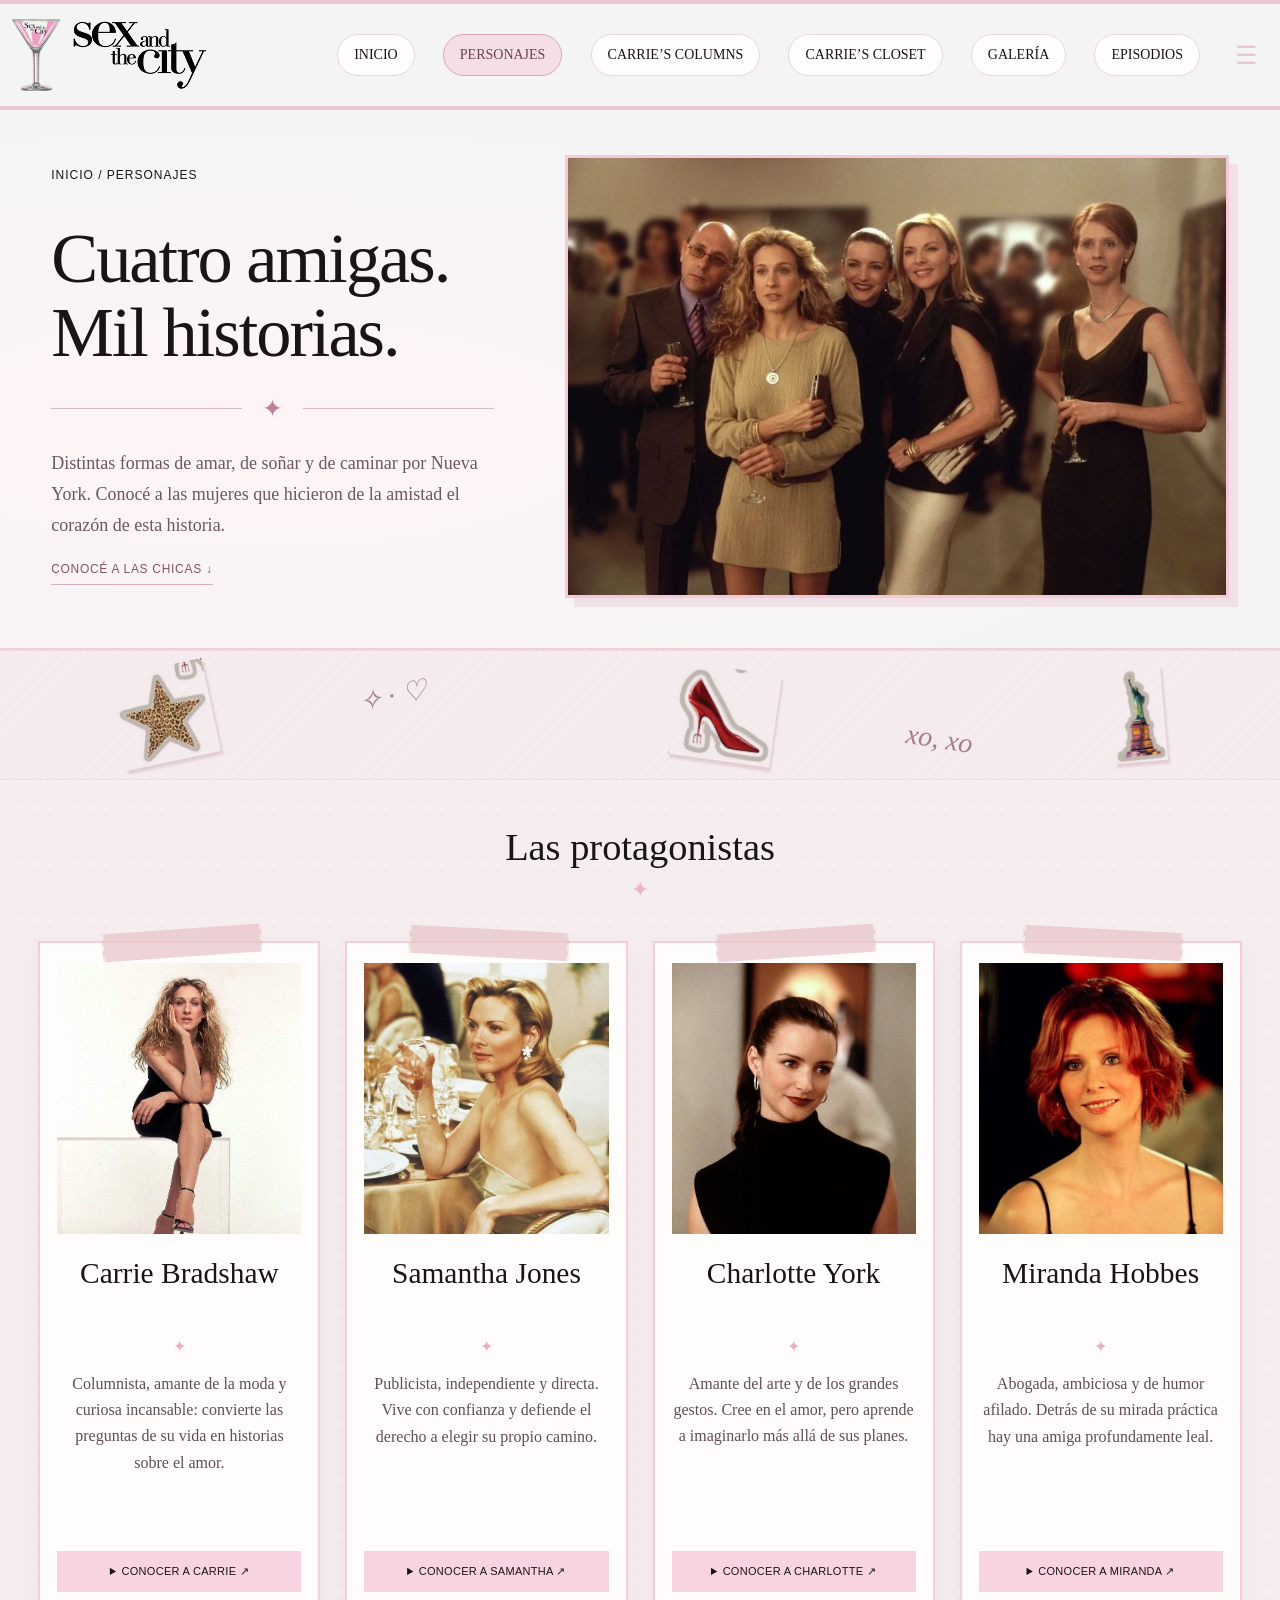
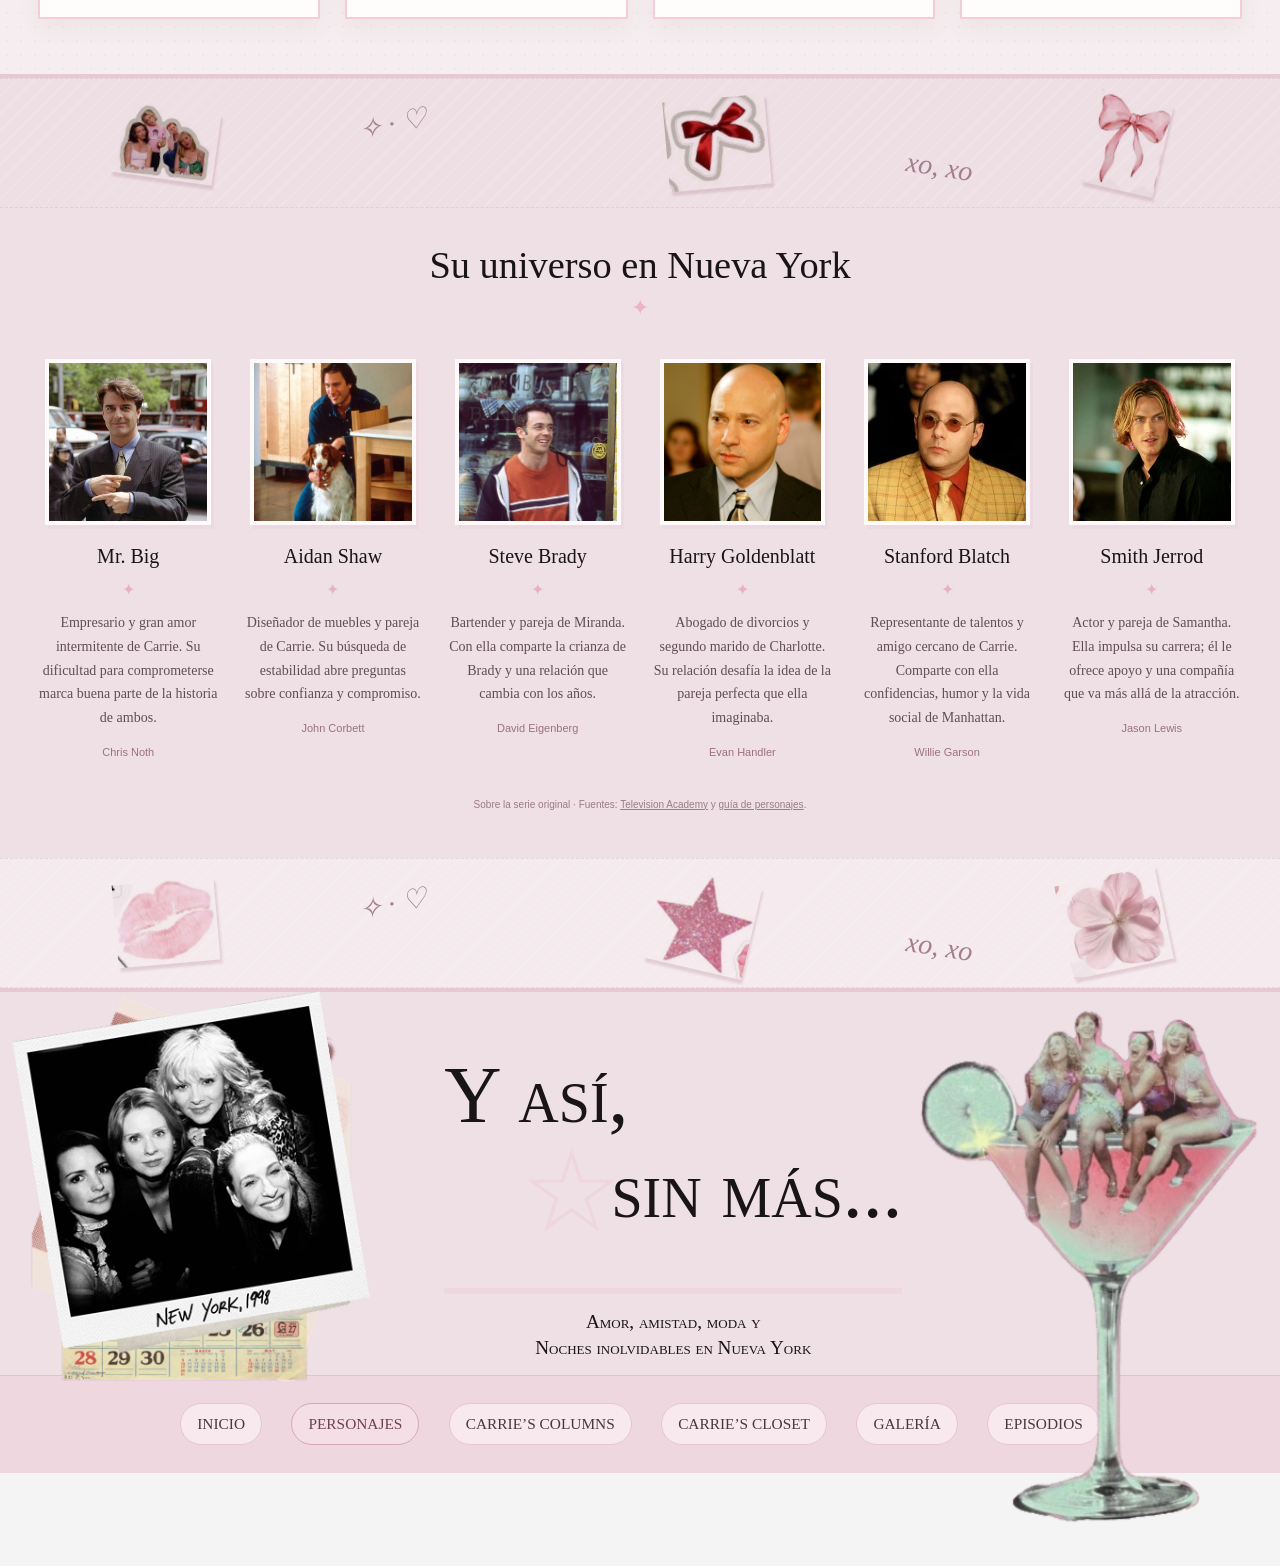
<file: personajes.html>
<!DOCTYPE html>
<html lang="es"><head><meta charset="UTF-8"><meta name="viewport" content="width=device-width, initial-scale=1.0"><title>Personajes | Sex and the City</title><meta name="description" content="Conocé a Carrie, Samantha, Charlotte, Miranda y los personajes que completan su historia en Nueva York."><link rel="stylesheet" href="style.css"><link rel="stylesheet" href="personajes.css"><link rel="stylesheet" href="interacciones.css"><link rel="stylesheet" href="decoracion.css"></head><body class="pagina-personajes">
  <header class="site-header">
    <a class="logo" href="index.html" aria-label="Sex and the City · Inicio">
      <img src="imagenes/logo.png" alt="">
      <img src="imagenes/logo2sex.png" alt="Sex and the City" class="logo-secundaria">
    </a>
    <nav id="site-nav" aria-label="Navegación principal">
      <a href="index.html">INICIO</a>
      <a href="personajes.html" aria-current="page">PERSONAJES</a>
      <a href="columnas.html">CARRIE’S COLUMNS</a>
      <a href="closet.html">CARRIE’S CLOSET</a>
      <a href="galeria.html">GALERÍA</a>
      <a href="episodios.html">EPISODIOS</a>
    </nav>
    <button class="menu" type="button" aria-label="Abrir menú" aria-expanded="false" aria-controls="menu-overlay" aria-haspopup="dialog">☰</button>
  </header><main>
<section class="reparto-portada"><div><p class="reparto-migas"><a href="index.html">INICIO</a> / PERSONAJES</p><h1>Cuatro amigas.<br>Mil historias.</h1><div class="separador-estrella" aria-hidden="true">✦</div><p>Distintas formas de amar, de soñar y de caminar por Nueva York. Conocé a las mujeres que hicieron de la amistad el corazón de esta historia.</p><a class="reparto-enlace" href="#principales">CONOCÉ A LAS CHICAS ↓</a></div><div class="foto-reservada reparto-portada-foto"><img src="imagenes/personajes-portada-fiesta.jpeg" alt="Stanford, Carrie, Charlotte, Samantha y Miranda reunidos en una fiesta"></div></section>
<section class="reparto-principales" id="principales"><h2 class="reparto-titulo">Las protagonistas<span aria-hidden="true">✦</span></h2><div class="reparto-grid"><article class="ficha-principal" id="carrie"><div class="foto-reservada retrato-reservado"><img src="imagenes/personajes-carrie.jpeg" alt="Carrie Bradshaw sentada con un vestido negro." loading="lazy"></div><h3>Carrie Bradshaw</h3><span class="estrella-ficha" aria-hidden="true">✦</span><p class="ficha-resumen">Columnista, amante de la moda y curiosa incansable: convierte las preguntas de su vida en historias sobre el amor.</p><details><summary>CONOCER A CARRIE ↗</summary><div class="biografia"><p class="interprete">Interpretada por Sarah Jessica Parker</p><h4>La voz de la ciudad</h4><p>Carrie escribe una columna sobre sexo y relaciones en Nueva York. Su departamento, sus paseos y las conversaciones con sus amigas son el punto de partida de una mirada que mezcla <strong>romanticismo, humor y contradicciones</strong>.</p><p>Sus vínculos con Big y Aidan la enfrentan a distintas ideas del compromiso. A veces <strong>confunde intensidad con cercanía</strong>; otras, descubre que hacerse preguntas es más fácil que escuchar las respuestas.</p><p>Su estilo es una forma de narrarse: zapatos llamativos, mezclas inesperadas y una identidad que nunca pasa inadvertida. Su historia también trata de <strong>aprender a sostener su propia vida</strong>, además de buscar con quién compartirla.</p></div></details></article>
<article class="ficha-principal" id="samantha"><div class="foto-reservada retrato-reservado"><img src="imagenes/personajes-samantha.jpeg" alt="Samantha Jones con una copa en una celebración." loading="lazy"></div><h3>Samantha Jones</h3><span class="estrella-ficha" aria-hidden="true">✦</span><p class="ficha-resumen">Publicista, independiente y directa. Vive con confianza y defiende el derecho a elegir su propio camino.</p><details><summary>CONOCER A SAMANTHA ↗</summary><div class="biografia"><p class="interprete">Interpretada por Kim Cattrall</p><h4>Libre, sin pedir permiso</h4><p>Samantha trabaja en relaciones públicas y sabe moverse entre eventos, contactos y oportunidades. Su seguridad profesional acompaña una forma de vivir que <strong>desafía las expectativas</strong> sobre cómo debería comportarse una mujer.</p><p>Habla del deseo sin vergüenza y pone la independencia en primer plano. Eso no la vuelve inmune a la vulnerabilidad: su relación con Smith permite ver otra manera de vincularse, <strong>con cuidado y confianza</strong>.</p><p>Dentro del grupo aporta humor, franqueza y una lealtad enorme. Su generosidad aparece especialmente cuando sus amigas necesitan <strong>compañía sin juicios</strong> ni explicaciones perfectas.</p></div></details></article>
<article class="ficha-principal" id="charlotte"><div class="foto-reservada retrato-reservado"><img src="imagenes/personajes-charlotte.jpeg" alt="Charlotte York con un conjunto negro." loading="lazy"></div><h3>Charlotte York</h3><span class="estrella-ficha" aria-hidden="true">✦</span><p class="ficha-resumen">Amante del arte y de los grandes gestos. Cree en el amor, pero aprende a imaginarlo más allá de sus planes.</p><details><summary>CONOCER A CHARLOTTE ↗</summary><div class="biografia"><p class="interprete">Interpretada por Kristin Davis</p><h4>Romántica con carácter</h4><p>Charlotte trabaja en el mundo de las galerías de arte. La elegancia, las tradiciones y <strong>el deseo de formar una familia</strong> ocupan un lugar importante en su manera de proyectar el futuro.</p><p>Su matrimonio con Trey y su posterior relación con Harry la llevan a revisar la distancia entre una imagen ideal y un vínculo real. Su recorrido muestra que <strong>cambiar de expectativas también puede ser un acto de valentía</strong>.</p><p>Aunque suele ser la más tradicional, tiene <strong>determinación para defender lo que quiere</strong>. Con sus amigas combina ternura, opiniones firmes y una capacidad constante de volver a ilusionarse.</p></div></details></article>
<article class="ficha-principal" id="miranda"><div class="foto-reservada retrato-reservado"><img src="imagenes/personajes-miranda.jpeg" alt="Retrato de Miranda Hobbes." loading="lazy"></div><h3>Miranda Hobbes</h3><span class="estrella-ficha" aria-hidden="true">✦</span><p class="ficha-resumen">Abogada, ambiciosa y de humor afilado. Detrás de su mirada práctica hay una amiga profundamente leal.</p><details><summary>CONOCER A MIRANDA ↗</summary><div class="biografia"><p class="interprete">Interpretada por Cynthia Nixon</p><h4>La razón también siente</h4><p>Miranda construye una carrera exigente como abogada y <strong>valora su autonomía</strong>. Su escepticismo suele poner en perspectiva las fantasías románticas del grupo, sin impedir que tenga sus propias dudas.</p><p>Su relación con Steve y la maternidad transforman su vida cotidiana. El desafío de combinar trabajo, afectos y responsabilidades revela que <strong>no todo puede resolverse con un plan perfecto</strong>.</p><p>Su franqueza puede resultar incómoda, pero nace de un vínculo honesto con sus amigas. A lo largo de la serie aprende a <strong>aceptar ayuda y a expresar sentimientos</strong> que no siempre sabe ordenar.</p></div></details></article>
</div></section>
<section class="reparto-secundarios" id="secundarios"><h2 class="reparto-titulo">Su universo en Nueva York<span aria-hidden="true">✦</span></h2><div class="secundarios-grid"><article class="ficha-secundaria"><div class="foto-reservada"><img src="imagenes/personajes-big.jpeg" alt="Mr. Big en una calle de Nueva York." loading="lazy"></div><h3>Mr. Big</h3><span aria-hidden="true">✦</span><p>Empresario y gran amor intermitente de Carrie. Su dificultad para comprometerse marca buena parte de la historia de ambos.</p><p class="interprete">Chris Noth</p></article><article class="ficha-secundaria"><div class="foto-reservada"><img src="imagenes/personajes-aidan.jpeg" alt="Aidan Shaw junto a su perro." loading="lazy"></div><h3>Aidan Shaw</h3><span aria-hidden="true">✦</span><p>Diseñador de muebles y pareja de Carrie. Su búsqueda de estabilidad abre preguntas sobre confianza y compromiso.</p><p class="interprete">John Corbett</p></article><article class="ficha-secundaria"><div class="foto-reservada"><img src="imagenes/personajes-steve.jpeg" alt="Retrato de Steve Brady" loading="lazy"></div><h3>Steve Brady</h3><span aria-hidden="true">✦</span><p>Bartender y pareja de Miranda. Con ella comparte la crianza de Brady y una relación que cambia con los años.</p><p class="interprete">David Eigenberg</p></article><article class="ficha-secundaria"><div class="foto-reservada"><img src="imagenes/personajes-harry.jpeg" alt="Retrato de Harry Goldenblatt" loading="lazy"></div><h3>Harry Goldenblatt</h3><span aria-hidden="true">✦</span><p>Abogado de divorcios y segundo marido de Charlotte. Su relación desafía la idea de la pareja perfecta que ella imaginaba.</p><p class="interprete">Evan Handler</p></article><article class="ficha-secundaria"><div class="foto-reservada"><img src="imagenes/personajes-stanford.jpeg" alt="Retrato de Stanford Blatch" loading="lazy"></div><h3>Stanford Blatch</h3><span aria-hidden="true">✦</span><p>Representante de talentos y amigo cercano de Carrie. Comparte con ella confidencias, humor y la vida social de Manhattan.</p><p class="interprete">Willie Garson</p></article><article class="ficha-secundaria"><div class="foto-reservada"><img src="imagenes/personajes-smith.jpeg" alt="Retrato de Smith Jerrod" loading="lazy"></div><h3>Smith Jerrod</h3><span aria-hidden="true">✦</span><p>Actor y pareja de Samantha. Ella impulsa su carrera; él le ofrece apoyo y una compañía que va más allá de la atracción.</p><p class="interprete">Jason Lewis</p></article></div><p class="reparto-fuentes">Sobre la serie original · Fuentes: <a href="https://interviews.televisionacademy.com/shows/sex-and-the-city">Television Academy</a> y <a href="https://en.wikipedia.org/wiki/List_of_Sex_and_the_City_characters">guía de personajes</a>.</p></section>
    <section class="final cierre-referencia" aria-label="Y así, sin más">
      <div class="final-imagen"><img src="imagenes/chicas-blanco-negro.png" alt="Carrie, Samantha, Charlotte y Miranda en una foto de recuerdo"></div>
      <div class="final-text">
        <h2><span>Y así,</span><span><i aria-hidden="true">☆</i>sin más...</span></h2>
        <p>Amor, amistad, moda y<br>Noches inolvidables en Nueva York</p>
      </div>
      <div class="final-copa"><img src="imagenes/copa-chicas.png" alt="Las cuatro amigas sobre una copa de cosmopolitan"></div>
    </section></main>  <footer class="site-footer">
      <a href="index.html">INICIO</a>
      <a href="personajes.html" aria-current="page">PERSONAJES</a>
      <a href="columnas.html">CARRIE’S COLUMNS</a>
      <a href="closet.html">CARRIE’S CLOSET</a>
      <a href="galeria.html">GALERÍA</a>
      <a href="episodios.html">EPISODIOS</a>
  </footer>  <dialog class="menu-overlay" id="menu-overlay" aria-labelledby="menu-titulo">
    <button class="menu-cerrar" type="button" aria-label="Cerrar menú">×</button>
    <span class="menu-adorno" aria-hidden="true">♡</span>
    <h2 id="menu-titulo">Nos encontramos acá.</h2>
    <nav class="menu-enlaces" aria-label="Menú de la superposición">
      <a href="index.html">INICIO</a>
      <a href="personajes.html" aria-current="page">PERSONAJES</a>
      <a href="columnas.html">CARRIE’S COLUMNS</a>
      <a href="closet.html">CARRIE’S CLOSET</a>
      <a href="galeria.html">GALERÍA</a>
      <a href="episodios.html">EPISODIOS</a>
      <a class="menu-contacto" href="contacto.html">CONTACTO ↗</a>
    </nav>
  </dialog><script src="js/navegacion.js"></script><script src="js/stickers.js"></script><script src="js/interacciones.js"></script></body></html>
</file>
<file: style.css>
/* style.css */

* {
  margin: 0;
  padding: 0;
  box-sizing: border-box;
}


html {
  scroll-behavior: smooth;
}


body {
  background: #f8f6f6;
  color: #191516;

  font-family:
    Georgia,
    "Times New Roman",
    serif;
}


/* HEADER */

header {

  height: 82px;

  display: flex;

  align-items: center;

  justify-content: space-between;

  padding: 0 28px;

  border-top: 3px solid #efcbd2;

  border-bottom: 3px solid #efcbd2;

  background: #fafafa;

}


.logo {

  display: flex;

  align-items: center;

  gap: 8px;

}


.logo img {

  width: 30px;

  height: auto;

  display: block;

}

/* Regla más específica para la imagen secundaria del logo (anular .logo img) */
.logo img.logo-secundaria {
  width: 200px;
  max-width: 48%;
  height: auto;
  display: block;
}


.logo-secundaria {

  width: 180px;

  max-width: 40%;

  height: auto;

  display: block;

}


nav {

  display: flex;

  align-items: center;

  justify-content: flex-end;

  gap: 26px;

  margin-left: auto;

  margin-right: 12px;

}


nav a {

  font-size: 18px;

  color: #222;

  text-decoration: none;

}


nav a:hover {

  color: #c993a0;

}


.menu {

  color: #e7a9b7;

  font-size: 20px;

  cursor: pointer;

}



/* HERO */

.hero {

  min-height: 350px;

  display: grid;

  grid-template-columns:
    36% 64%;

  align-items: center;

  padding: 30px 25px;

  border-bottom:
    3px solid #efd0d5;

}


.hero-text h1 {

  font-size: 96px;

  font-weight: normal;

  line-height: 1.02;

  letter-spacing: 2px;

  margin-bottom: 30px;

}


.hero-text p {

  font-size: 24px;

  line-height: 1.4;

  margin-bottom: 26px;

}


.hero-imagen img {

  width: 100%;

  display: block;

}


.boton {

  display: inline-block;


  padding:
    18px 28px;

  background: #efd0d6;

  color: #4e4245;

  text-decoration: none;

  font-size: 18px;

  transition: .3s;

}


.boton:hover {

  background: #dcaeba;

}



/* PERSONAJES */

.personajes {

  padding:
    20px 35px 10px;

  position: relative;

}


.personajes h2 {

  text-align: center;

  font-size: 32px;

  font-weight: normal;

  text-decoration:
    underline #ebb6c2;


  margin-bottom: 30px;

}

/* Evitar color azul en enlaces de las tarjetas de personajes */
.personaje-link {
  color: inherit;
  text-decoration: none;
  display: block;
}
.personaje-link:hover {
  color: #c993a0;
}

/* Enlaces dentro del overlay de detalle */
.detalle-personaje a {
  color: inherit;
  text-decoration: none;
}

.detalle-info strong {
  font-weight: 700;
  color: #3a2b2f;
}

.reparto-grid,
.secundarios-grid,
.lecturas-grid,
.ep-grid,
.contacto-preguntas,
.coleccion,
.personajes-grid {
  align-items: start;
}

.reparto-grid > *,
.secundarios-grid > *,
.lecturas-grid > *,
.ep-grid > *,
.contacto-preguntas > *,
.coleccion > *,
.personajes-grid > *,
.ficha-principal,
.lectura,
.ep-tarjeta,
.pieza {
  align-self: start;
}

.personajes-grid {

  display: grid;

  grid-template-columns:
    repeat(4, 1fr);

  gap: 45px;

  text-align: center;

}


.personajes article img {

  width: 140px;

  height: 140px;

  object-fit: cover;

  border-radius: 50%;

  margin-bottom: 18px;

}


.personajes h3 {

  font-size: 18px;

  font-weight: normal;

  line-height: 1.2;

}


.personajes span {

  color: #e8afbb;

  font-size: 32px;

}



/* COLUMN */

.column {
  width: 100%;
  background: #b68e98;
}

.column-collage {
  display: block;
  width: 100%;
  height: auto;
}


.boton-claro {

  display: inline-block;

  background: #f7dce2;

  padding:
    12px 18px;

  text-decoration: none;

  color: #211c1e;

  font-size: 10px;

}



/* CLOSET */

.closet {

  padding:
    25px 60px;

  background: #fafafa;

}


.closet > h2 {

  text-align: center;

  font-size: 23px;

  font-weight: normal;

  margin-bottom: 18px;

}


.closet-grid {

  display: grid;

  grid-template-columns:
    repeat(3, 1fr);

  gap: 36px;

}


.closet article {

  height: 150px;

  background: #efd6da;

  border:
    4px solid #efcbd2;

  display: flex;

  flex-direction: column;

  justify-content: center;

  align-items: center;

}


.closet article img {

  max-width: 120px;

  max-height: 105px;

  object-fit: contain;

}


.closet h3 {

  font-size: 12px;

  font-weight: normal;

}



/* NEW YORK */

.new-york {

  min-height: 260px;

  display: grid;

  grid-template-columns:
    35% 65%;

  background: #f4ded6;

}


.ny-text {

  padding:
    25px 20px;

}


.ny-text h2 {

  font-size: 43px;

  font-weight: normal;

  line-height: 1;

  margin-bottom: 25px;

}


.ny-text p {

  font-size: 12px;

  margin-bottom: 20px;

}


.ny-imagen img {

  width: 100%;

  height: 100%;

  object-fit: cover;

}



/* EPISODIOS */

.episodios {

  padding:
    18px 67px 12px;

  background: #fafafa;

  border-bottom:
    3px solid #efd0d5;

}


.episodios-titulo {

  text-align: center;

  margin-bottom: 20px;

}


.episodios-titulo h2 {

  font-size: 21px;

  font-weight: normal;

  text-decoration:
    underline #eeb9c4;

}


.episodios-titulo p {

  font-size: 9px;

  line-height: 1.5;

  margin-top: 7px;

}


.temporadas {

  display: grid;

  grid-template-columns:
    repeat(6, 1fr);

  gap: 10px;

}


.temporadas div {

  height: 68px;

  border:
    4px solid #efcbd2;

  background:
    #f1dde1;

  display: flex;

  flex-direction: column;

  align-items: center;

  justify-content: center;

}


.temporadas strong {

  font-size: 16px;

  font-weight: normal;

}


.temporadas span {

  font-size: 7px;

  margin-top: 5px;

}



/* FINAL */

.final {

  min-height: 270px;

  display: grid;

  grid-template-columns:
    33% 40% 27%;

  align-items: center;

  padding: 20px;

  background: #fafafa;

}


.final-imagen img {

  width: 100%;

  transform: rotate(-8deg);

}


.final-text {

  text-align: center;

}


.final-text h2 {

  font-size: 41px;

  font-weight: normal;

  line-height: 1.1;

  margin-bottom: 32px;

}


.final-text p {

  font-size: 10px;

  line-height: 1.5;

}


.final-copa img {

  width: 100%;

}



/* FOOTER */

footer {

  height: 58px;

  background: #efd7dc;

  display: flex;

  align-items: center;

  justify-content: center;

  gap: 40px;

}


footer a {

  color: #302729;

  font-size: 11px;

  text-decoration: none;

}


footer a:hover {

  color: #ad7180;

}



/* RESPONSIVE */

@media (max-width: 850px) {

  nav {
    display: none;
  }


  .hero {

    grid-template-columns:
      1fr;

  }


  .hero-text {

    margin-bottom: 30px;

  }

  .hero-text h1 {
    font-size: 48px;
    line-height: 1.05;
    margin-bottom: 18px;
  }

  .hero-text p {
    font-size: 16px;
    margin-bottom: 16px;
  }

  .boton {
    font-size: 14px;
    padding: 12px 18px;
  }

  /* Ajuste del logo secundario en pantallas pequeñas */
  .logo img.logo-secundaria {
    width: 110px;
    max-width: 45%;
  }


  .personajes-grid {

    grid-template-columns:
      repeat(2, 1fr);

  }


  .closet-grid {

    grid-template-columns:
      1fr;

  }


  .new-york {

    grid-template-columns:
      1fr;

  }


  .temporadas {

    grid-template-columns:
      repeat(3, 1fr);

  }


  .final {

    grid-template-columns:
      1fr;

    gap: 30px;

  }


  footer {

    flex-wrap: wrap;

    height: auto;

    padding: 20px;

  }

}


/* DETALLES DE PERSONAJES */
body.detalle-abierto { overflow: hidden; }
.detalle-personajes {
  margin: auto;
  width: min(1100px, calc(100% - 40px));
  max-height: calc(100dvh - 40px);
  padding: 0;
  border: 0;
  background: #fff;
  color: #302729;
  box-shadow: 0 24px 90px #30272940;
}
.detalle-personajes::backdrop { background: #30272999; backdrop-filter: blur(5px); }
.detalle-personaje {
  position: relative;
  display: grid;
  grid-template-columns: 1.45fr 1fr;
  gap: 6%;
  align-items: center;
  padding: 85px 6%;
  min-height: 530px;
}
.detalle-personaje[hidden] { display: none; }
.cerrar-detalle {
  position: absolute; top: 15px; right: 22px;
  border: 0; background: transparent; color: #aa7589;
  font-size: 32px; cursor: pointer;
}
.detalle-camara {
  position: relative;
  aspect-ratio: 1.55;
  border: 5px solid #b57e98;
  border-radius: 30px;
  background: linear-gradient(125deg, #f9deea, #cc96af 45%, #f2cddd 75%, #b97d9a);
  box-shadow: inset 0 0 0 3px #fbe6ef, inset 0 -8px 10px #8a536c80, 0 5px 0 #835d70;
  transform: rotate(-2deg);
}
.camara-marca { position: absolute; top: 4%; left: 9%; font: italic 11px Georgia, serif; color: #745369; }
.camara-pantalla {
  position: absolute; inset: 14% 24% 9% 4%;
  border: 9px solid #252024; border-radius: 10px;
  background: #171517; overflow: hidden;
}
.camara-pantalla img { display: block; width: 100%; height: 100%; object-fit: contain; filter: grayscale(1); }
.camara-controles {
  position: absolute; inset: 6% 3% 6% 79%;
  display: flex; flex-direction: column; align-items: center; justify-content: space-between;
  color: #735b68; font: 12px Arial, sans-serif;
}
.camara-flash { width: 100%; height: 10%; border: 3px solid #a77e90; border-radius: 15px; background: linear-gradient(90deg,#f8f4ee,#a9aca8,#fff); }
.camara-rueda, .camara-dial { display: grid; place-items: center; width: 100%; aspect-ratio: 1; border: 3px double #8f8588; border-radius: 50%; background: linear-gradient(120deg,#f9f8f5,#aaa5a6,#e2dcdf); font-size: 28px; }
.camara-dial { width: 85%; font-size: 12px; }
.camara-menu { font-size: 9px; }
.camara-pie { position: absolute; bottom: 2%; left: 24%; font: 9px Arial, sans-serif; letter-spacing: 2px; color: #694858; }
.detalle-info { position: relative; }
.detalle-etiqueta { color: #b68199; font: 10px Arial, sans-serif; letter-spacing: 3px; }
.detalle-info h2 { color: #ca96af; font-size: clamp(30px, 4vw, 46px); font-weight: normal; font-style: italic; line-height: 1.05; margin: 12px 0; }
.detalle-info p { font: 13px/1.6 Arial, sans-serif; margin-bottom: 16px; }
.detalle-info .detalle-lema { color: #a76d87; font-family: Georgia, serif; font-style: italic; }
.volver-detalle { border: 0; padding: 12px 17px; margin-top: 10px; background: #f7dfed; color: #513c48; font: 10px Arial, sans-serif; letter-spacing: .5px; cursor: pointer; }
.volver-detalle span { margin-left: 15px; }
.volver-detalle:hover { background: #edc6dc; }
.detalle-personajes button:focus-visible { outline: 2px solid #9b5e7d; outline-offset: 4px; }
@media (max-width: 650px) {
  .detalle-personajes { width: calc(100% - 24px); max-height: calc(100dvh - 24px); }
  .detalle-personaje { grid-template-columns: 1fr; gap: 35px; padding: 60px 25px 32px; }
  .detalle-camara { width: 100%; max-width: 420px; margin: auto; }
  .detalle-info h2 { font-size: 36px; }
}

/* Enlace sobre la flecha del collage de Carrie. */
.column { position: relative; }
.column-abrir {
  position: absolute;
  left: 63.7%;
  top: 67.3%;
  width: 23.5%;
  height: 8.8%;
  transform: rotate(12deg);
  border-radius: 2px;
}
.column-abrir:hover { background: #ffffff25; }
.column-abrir:focus-visible { outline: 3px solid #6f3e55; outline-offset: 4px; }

/* Header y footer compartidos por todas las páginas. */
.site-header {
  position: relative;
  height: 90px;
  padding: 0 3%;
  background: #fffafa;
  border-color: #efd0db;
}
.site-header .logo { flex: 0 0 auto; gap: 9px; text-decoration: none; }
.site-header .logo img { width: 30px; }
.site-header .logo img.logo-secundaria { width: 155px; max-width: none; }
.site-header nav { display: flex; gap: clamp(12px, 1.2vw, 20px); margin: 0 0 0 auto; align-items: center; }
.site-header nav a { display: inline-flex; align-items: center; justify-content: center; min-height: 42px; padding: 10px 16px; border: 1px solid #ecd5df; border-radius: 999px; background: #fffdfd; font-size: 13px; letter-spacing: .4px; color: #49383f; text-decoration: none; transition: background .2s ease, border-color .2s ease, transform .2s ease; }
.site-header nav a:hover, .site-footer a:hover { color: #b4728c; }
.site-header nav a[aria-current="page"], .site-footer a[aria-current="page"] { background: #f5dfe7; border-color: #d9a7bb; color: #6d4152; }
.site-header .menu { display: none; border: 0; background: transparent; min-width: 44px; min-height: 44px; color: #bb7e98; }
.site-header a:focus-visible, .site-header button:focus-visible, .site-footer a:focus-visible { outline: 2px solid #b4728c; outline-offset: 5px; }
.site-footer {
  height: auto;
  min-height: 86px;
  padding: 24px 5%;
  gap: 20px 38px;
  flex-wrap: wrap;
  background: #efd7df;
  border-top: 1px solid #e5c0cd;
}
.site-footer a { display: inline-flex; align-items: center; justify-content: center; min-height: 42px; padding: 10px 16px; border: 1px solid #e6c6d3; border-radius: 999px; background: rgba(255,255,255,.45); color: #49383f; font-size: 12px; letter-spacing: .5px; text-decoration: none; }
@media (max-width: 1050px) {
  .site-header .menu { display: block; margin-left: auto; }
  .site-header nav { display: none; }
  .site-header nav.abierto {
    display: flex;
    position: absolute;
    top: 100%; left: 0; right: 0;
    z-index: 20;
    flex-direction: column;
    gap: 8px;
    margin: 0;
    padding: 20px;
    background: #fffafa;
    border-bottom: 2px solid #efd0db;
    box-shadow: 0 12px 20px #835b7015;
  }
}
@media (max-width: 650px) {
  .site-header { height: 80px; padding: 0 20px; }
  .site-header .logo img.logo-secundaria { width: 135px; }
  .site-footer { gap: 12px 24px; }
}

/* Inicio: composición editorial y detalles de diario. */
.pagina-inicio main { overflow: clip; }
.pagina-inicio .hero {
  grid-template-columns: minmax(0, .85fr) minmax(0, 1.4fr);
  position: relative;
  gap: 3%;
  padding: clamp(35px, 5vw, 75px) 5%;
  min-height: 480px;
  background: radial-gradient(ellipse at 75% 50%, #f4dde7, transparent 65%), #fffafa;
}
.pagina-inicio .hero-text { position: relative; z-index: 1; margin: 0; }
.pagina-inicio .hero-text h1 { font-size: clamp(50px, 6.8vw, 100px); line-height: 1; letter-spacing: -2px; margin-bottom: 24px; }
.pagina-inicio .hero-text p { font-size: clamp(15px, 1.6vw, 22px); line-height: 1.65; letter-spacing: 1px; margin-bottom: 28px; color: #795663; }
.pagina-inicio .boton { font-size: 13px; padding: 15px 22px; border: 1px solid #e4b4c5; background: #f2d5df; border-radius: 3px; letter-spacing: .6px; }
.pagina-inicio .boton:hover { background: #eac0d0; }
.pagina-inicio .hero-imagen { position: relative; aspect-ratio: 1.75; overflow: hidden; transform: rotate(-2deg); }
.pagina-inicio .hero-imagen img { position: absolute; top: 0; left: 0; width: 100%; height: auto; }
.pagina-inicio .personajes { padding: 42px 6% 35px; background: #fffafa; }
.pagina-inicio .personajes h2 { font-size: clamp(25px, 3vw, 36px); text-underline-offset: 9px; margin-bottom: 40px; }
.pagina-inicio .personajes-grid { gap: 25px; max-width: 1100px; margin: auto; }
.pagina-inicio .personajes article img { width: clamp(120px, 14vw, 180px); height: clamp(120px, 14vw, 180px); border: 5px solid #f6e3ea; box-shadow: 0 7px 16px #90627415; }
.pagina-inicio .personajes h3 { font-size: 19px; line-height: 1.35; }
.pagina-inicio .closet { position: relative; padding: 48px 6% 55px; background: #fcf5f7; }
.pagina-inicio .closet > h2 { font-size: 32px; margin-bottom: 30px; }
.pagina-inicio .closet-grid { max-width: 1150px; margin: auto; gap: 28px; }
.pagina-inicio .closet article { height: 225px; border: 1px solid #e8c5d1; background: #fffafa; box-shadow: 5px 6px 0 #efdbe3; border-radius: 4px; gap: 14px; }
.pagina-inicio .closet article img { max-width: 165px; max-height: 145px; }
.pagina-inicio .closet h3 { font-size: 15px; letter-spacing: .7px; }
.pagina-inicio .new-york { position: relative; display: grid; grid-template-columns: 1fr; min-height: 460px; padding: 45px 5%; isolation: isolate; background: #f7e5df; }
.pagina-inicio .ny-imagen { position: absolute; inset: 0; z-index: -2; }
.pagina-inicio .ny-imagen img { display: block; width: 100%; height: 100%; object-fit: cover; object-position: center right; }
.pagina-inicio .new-york::before { content: ''; position: absolute; inset: 0; z-index: -1; background: linear-gradient(90deg, #fff5edd9, #fff5ed50 38%, transparent 62%); }
.pagina-inicio .ny-text { width: min(360px, 38%); align-self: center; padding: 30px 25px; background: #fffaf0df; border: 1px solid #f3d4da; box-shadow: 0 12px 30px #84586516; transform: rotate(-2deg); }
.pagina-inicio .ny-text::before { content: ''; position: absolute; width: 90px; height: 22px; top: -11px; left: calc(50% - 45px); background: #eab0c3a6; transform: rotate(5deg); }
.pagina-inicio .ny-text h2 { font-size: clamp(38px, 4.5vw, 64px); margin-bottom: 22px; letter-spacing: -1px; }
.pagina-inicio .ny-text p { font-size: 15px; line-height: 1.65; margin-bottom: 24px; }
.pagina-inicio .episodios { position: relative; padding: 55px 6% 60px; background: #fffafa; }
.pagina-inicio .episodios-titulo { margin-bottom: 35px; }
.pagina-inicio .episodios-titulo h2 { font-size: clamp(32px, 4vw, 48px); text-underline-offset: 9px; }
.pagina-inicio .episodios-titulo p { font-size: 15px; line-height: 1.8; margin-top: 22px; color: #795663; }
.pagina-inicio .temporadas { gap: 20px; max-width: 1200px; margin: auto; }
.pagina-inicio .temporadas div { position: relative; height: 150px; gap: 12px; border: 1px solid #e7bfce; background: linear-gradient(145deg, #fdf3f6, #efd3df); border-radius: 3px; box-shadow: 4px 5px 0 #f3e5eb; }
.pagina-inicio .temporadas div:nth-child(even) { transform: rotate(2deg); }
.pagina-inicio .temporadas strong { font-size: 44px; color: #a06980; }
.pagina-inicio .temporadas span { font-size: 12px; letter-spacing: .8px; }
.pagina-inicio .final { position: relative; padding: 40px 5%; gap: 25px; grid-template-columns: 30% 40% 25%; }
.sticker { position: absolute; color: #ca8ca7; font: 52px/1 Georgia, serif; text-shadow: 2px 2px white, -2px -2px white, 2px -2px white, -2px 2px white; pointer-events: none; z-index: 2; }
.sticker-hero { top: 18px; right: 4%; transform: rotate(12deg); }
.sticker-personajes { top: 27px; left: 5%; transform: rotate(-18deg); }
.sticker-closet { right: 5%; top: 25px; color: #bca8ba; transform: rotate(15deg); }
.sticker-episodios { left: 6%; top: 30px; transform: rotate(-12deg); }
.sticker-final { right: 29%; top: 18px; transform: rotate(18deg); }
@media (max-width: 1000px) {
  .pagina-inicio .temporadas { grid-template-columns: repeat(3, 1fr); }
  .pagina-inicio .ny-text { width: min(340px, 45%); }
}
@media (max-width: 650px) {
  .pagina-inicio .hero { grid-template-columns: 1fr; padding: 40px 24px 25px; gap: 30px; }
  .pagina-inicio .hero-text { text-align: center; }
  .pagina-inicio .hero-text h1 { font-size: clamp(48px, 12vw, 72px); }
  .pagina-inicio .hero-imagen { width: 100%; max-width: 500px; justify-self: center; }
  .pagina-inicio .personajes, .pagina-inicio .closet, .pagina-inicio .episodios { padding: 40px 24px; }
  .pagina-inicio .personajes h2, .pagina-inicio .closet > h2 { font-size: 25px; }
  .pagina-inicio .personajes-grid { gap: 24px 15px; }
  .pagina-inicio .personajes h3 { font-size: 16px; }
  .pagina-inicio .closet-grid { grid-template-columns: 1fr; gap: 25px; }
  .pagina-inicio .new-york { min-height: 540px; padding: 30px 24px; align-items: end; }
  .pagina-inicio .ny-imagen img { object-position: 72% center; }
  .pagina-inicio .new-york::before { background: linear-gradient(0deg, #fff5ed9c, transparent 80%); }
  .pagina-inicio .ny-text { width: min(300px, 90%); align-self: end; padding: 22px; }
  .pagina-inicio .ny-text h2 { font-size: 42px; }
  .pagina-inicio .temporadas { gap: 18px 12px; grid-template-columns: repeat(2, 1fr); }
  .pagina-inicio .temporadas div { height: 140px; }
  .pagina-inicio .episodios-titulo p { font-size: 13px; }
  .pagina-inicio .final { grid-template-columns: 1fr; padding: 40px 30px; }
  .pagina-inicio .final-imagen, .pagina-inicio .final-copa { width: min(100%, 300px); margin: auto; }
  .sticker { font-size: 34px; }
  .sticker-personajes { left: 6px; top: 12px; }
  .sticker-closet { right: 8px; top: 12px; }
  .sticker-episodios { left: 12px; top: 12px; }
}

/* Proporciones compartidas de las referencias del menú y del cierre. */
.site-header { height: 110px; padding: 0 12px; background: #f5f4f4; border-top: 4px solid #e8c8d3; border-bottom: 4px solid #e8c8d3; }
.site-header .logo { gap: 7px; }
.site-header .logo img { width: 48px; }
.site-header .logo img.logo-secundaria { width: 145px; }
.site-header nav { gap: clamp(22px, 4vw, 55px); }
.site-header nav a { font-size: 14px; letter-spacing: 0; color: #191516; }
.site-header .menu { display: block; margin-left: 24px; font-size: 25px; color: #e8c8d3; }
main > .cierre-referencia, .pagina-inicio main > .cierre-referencia {
  position: relative; display: block; height: 30.3vw; min-height: 0;
  padding: 0; margin: 0; border-top: 4px solid #e8c8d3; background: #f5f4f4;
}
.cierre-referencia .final-imagen, .pagina-inicio .cierre-referencia .final-imagen { position: absolute; left: -1%; top: -6.5vw; width: 38%; max-width: none; margin: 0; }
.cierre-referencia .final-imagen img { display: block; width: 100%; transform: none; }
.cierre-referencia .final-text { position: absolute; left: 34.7%; top: 5vw; width: 35.8%; }
.cierre-referencia .final-text h2 { font-size: 6.2vw; font-weight: normal; font-variant: small-caps; line-height: 1; text-align: left; margin: 0 0 3vw; }
.cierre-referencia .final-text h2 span { display: block; white-space: nowrap; }
.cierre-referencia .final-text h2 span + span { text-align: right; }
.cierre-referencia .final-text h2 i { color: #eed5de; font-style: normal; font-size: 9vw; vertical-align: -.12em; margin-right: -.1em; }
.cierre-referencia .final-text p { border-top: .5vw solid #efd7df; padding-top: 1.1vw; font-size: 1.5vw; font-variant: small-caps; line-height: 1.4; }
.cierre-referencia .final-copa, .pagina-inicio .cierre-referencia .final-copa { position: absolute; top: -5.1vw; right: -2.7%; width: 42%; max-width: none; margin: 0; z-index: 2; pointer-events: none; }
.cierre-referencia .final-copa img { display: block; width: 100%; }
.site-footer { min-height: 0; height: 7.6vw; padding: 0 17.5% 0 28%; gap: 3.4vw; flex-wrap: nowrap; background: #efd7df; border: 0; }
.site-footer a { font-size: 1.5vw; letter-spacing: 0; white-space: nowrap; padding: 8px 0; }
body.menu-abierto { overflow: hidden; }
.menu-overlay { margin: auto; width: min(460px, calc(100% - 32px)); max-height: calc(100dvh - 40px); padding: 44px 35px; border: 1px solid #e7c0cf; background: #fffafa; color: #49383f; box-shadow: 0 20px 80px #49383f40; }
.menu-overlay::backdrop { background: #49383f80; backdrop-filter: blur(5px); }
.menu-cerrar { position: absolute; top: 8px; right: 14px; background: transparent; border: 0; font-size: 32px; color: #b4728c; cursor: pointer; width: 44px; height: 44px; }
.menu-adorno { display: block; color: #d3a0b5; font-size: 40px; text-align: center; }
.menu-overlay h2 { font-size: 30px; font-weight: normal; text-align: center; margin: 12px 0 25px; }
.menu-overlay .menu-enlaces { display: flex; flex-direction: column; gap: 8px; margin: 0; }
.menu-enlaces a { display: block; font-size: 19px; padding: 10px; color: #49383f; text-decoration: none; }
.menu-enlaces .menu-contacto { background: #f3dce5; text-align: center; width: 100%; margin-top: 12px; }
.menu-overlay :focus-visible { outline: 2px solid #b4728c; outline-offset: 3px; }
.contacto-pagina { min-height: 65vh; padding: 70px 8%; text-align: center; background: #fffafa; }
.contacto-pagina h1 { font-size: 64px; font-weight: normal; margin: 30px 0; }
.contacto-pagina > span { display: block; color: #d3a0b5; font-size: 60px; margin-bottom: 30px; }
@media (max-width: 1050px) { .site-header .menu { margin-left: auto; } }
@media (max-width: 650px) {
  .site-header { height: 90px; }
  .site-header .logo img { width: 38px; }
  .site-header .logo img.logo-secundaria { width: 135px; }
  .site-footer { height: auto; min-height: 80px; padding: 18px 20px; flex-wrap: wrap; gap: 12px 22px; }
  .site-footer a { font-size: 12px; }
  .cierre-referencia .final-text p { font-size: 1.8vw; }
}
/* La copa se extiende sobre la franja del footer. */
body { overflow-x: clip; }
.pagina-inicio main { overflow: visible; }

.explorar-personajes { text-align: center; margin: 28px auto 0; color: #916176; }
.explorar-personajes > span { display: block; font-size: 28px; margin-bottom: 7px; }
.explorar-personajes p { font-size: 16px; line-height: 1.5; margin-bottom: 15px; }
.explorar-personajes a { display: inline-block; padding: 14px 22px; background: #f5dce6; border: 1px solid #e6bdcd; color: #744758; font: 12px/1.5 Arial, sans-serif; text-decoration: none; letter-spacing: .6px; }
.explorar-personajes a:hover { background: #edc6d6; }

/* Temporadas del inicio: enlaces a sus resúmenes completos. */
.pagina-inicio .temporadas-inicio { align-items: stretch; }
.temporadas-inicio > a { display: flex; flex-direction: column; justify-content: center; align-items: center; min-height: 195px; gap: 10px; padding: 20px 8px; border: 1px solid #e7bfce; border-radius: 3px; background: linear-gradient(145deg, #fff8fb, #efd3df); box-shadow: 4px 5px 0 #f3e5eb; color: #795663; text-align: center; text-decoration: none; transition: transform .2s, box-shadow .2s; }
.temporadas-inicio > a:hover { transform: translateY(-4px); box-shadow: 5px 9px 0 #f0dbe5; }
.temporadas-inicio small { font: 10px/1.5 Arial, sans-serif; }
.temporadas-inicio em { font: 11px Arial, sans-serif; border-bottom: 1px solid #d8a6bb; padding-bottom: 4px; margin-top: 8px; }
.temporadas-inicio > a:focus-visible { outline: 2px solid #a96885; outline-offset: 5px; }
@media (prefers-reduced-motion: reduce) { .temporadas-inicio > a { transition: none; } }

.closet-inicio-link { display: flex; width: 100%; height: 100%; align-items: center; justify-content: center; flex-direction: column; gap: 14px; color: inherit; text-decoration: none; }
.closet-titulo-link { color: inherit; text-decoration: none; }
.closet-inicio-link:hover, .closet-titulo-link:hover { color: #b4728c; }
.closet-inicio-link:focus-visible { outline: 2px solid #b4728c; outline-offset: 5px; }

/* Navegación compartida: las seis secciones en el mismo orden. */
.site-header #site-nav { gap: clamp(14px, 2.2vw, 32px); }
.site-header #site-nav a { white-space: nowrap; }
.site-footer {
  display: flex;
  align-items: center;
  justify-content: center;
  width: 100%;
  margin: 0 auto;
  padding: 20px 5%;
  box-sizing: border-box;
  gap: clamp(14px, 2.3vw, 32px);
  text-align: center;
  background: #efd7df;
  border-top: 1px solid #e5c0cd;
}
.site-footer a {
  display: inline-flex;
  align-items: center;
  justify-content: center;
  min-height: 42px;
  padding: 10px 16px;
  border: 1px solid #e6c6d3;
  border-radius: 999px;
  background: rgba(255, 255, 255, 0.45);
  color: #49383f;
  font-size: clamp(11px, 1.2vw, 17px);
  text-decoration: none;
}
@media (max-width: 900px) {
  .site-footer { height: auto; min-height: 80px; padding: 18px 20px; flex-wrap: wrap; gap: 12px 22px; }
  .site-footer a { font-size: 12px; }
}

/* Recortes de las láminas: repartidos en el aire entre secciones. */
.recortes-decorativos {
  display: flex;
  align-items: center;
  justify-content: space-between;
  gap: 25px;
  padding: 10px clamp(25px, 8vw, 120px);
  min-height: 110px;
  box-sizing: border-box;
  pointer-events: none;
  user-select: none;
  overflow: hidden;
}
.recorte-decorativo {
  display: block;
  flex: none;
  background-repeat: no-repeat;
  transform: rotate(var(--giro));
  mix-blend-mode: multiply;
}
.recorte-decorativo:nth-child(2) { margin-left: 12%; }
@media (max-width: 600px) {
  .recortes-decorativos { min-height: 90px; padding: 5px 20px; gap: 8px; }
  .recorte-decorativo { zoom: .75; }
  .recorte-decorativo:nth-child(2) { margin-left: 0; }
}
</file>
<file: closet.css>
.pagina-closet { background:#fcf8f5; color:#392c31; }
.pagina-closet main { overflow:hidden; }
.vestidor {
  max-width: 1440px;
  margin: auto;
  min-height: clamp(520px, 48vw, 700px);
  padding: 60px clamp(24px, 4vw, 60px) 60px;
  display: grid;
  grid-template-columns: minmax(0, 1fr) minmax(0, 1.8fr);
  gap: clamp(24px, 4vw, 64px);
  align-items: center;
  background: radial-gradient(ellipse at 85% 45%, #f7dee7 0%, transparent 62%), #faf7f7;
}
.vestidor-centro {
  width: 100%;
  max-width: 520px;
  display: flex;
  flex-direction: column;
  align-items: flex-start;
  justify-content: center;
  padding: 0 10px 28px;
}
.closet-migas {
  font: 13px/1.4 Arial, sans-serif;
  letter-spacing: 1px;
  margin: 0 0 24px;
  color: #6f4c59;
  text-transform: uppercase;
}
.closet-migas a { color: inherit; text-decoration: none; }
.archivo-label {
  font: 10px/1.5 Arial, sans-serif;
  letter-spacing: 2px;
  color: #956577;
  margin-bottom: 18px;
}
.vestidor h1 {
  position: relative;
  margin: 0 0 24px;
  font: normal clamp(52px, 6.8vw, 102px)/0.96 Georgia, serif;
  letter-spacing: -3px;
  color: #1e171a;
}
.vestidor h1 em {
  display: block;
  color: #1e171a;
  font-style: normal;
  font-weight: 400;
}
.vestidor h1 > span {
  color: #c88fa5;
  font-size: 40px;
  display: inline-block;
  transform: rotate(15deg);
  margin-left: 15px;
  position: relative;
  top: -6px;
}
.vestidor-centro > p:not(.closet-migas) {
  margin: 0 0 28px;
  font: 18px/1.7 Georgia, serif;
  color: #58434d;
}
.closet-boton {
  display: inline-block;
  margin-top: 0;
  padding: 12px 18px;
  border: 1px solid #f1bfd0;
  background: transparent;
  color: #2a2124;
  font: 12px/1.3 Arial, sans-serif;
  letter-spacing: .8px;
  text-decoration: none;
  text-align: center;
  width: min(100%, 270px);
}
.portada-editorial {
  position: relative;
  display: flex;
  align-items: center;
  justify-content: center;
  width: 100%;
  max-width: 820px;
  margin: 0 auto;
  padding: 12px 12px 34px;
  background: #fffaf8;
  border: 1px solid #ead5dc;
  box-shadow: 0 18px 35px rgba(131, 91, 112, 0.12), 7px 7px 0 #eed4dd;
  transform: rotate(-2deg);
}
.portada-editorial::before {
  content: '';
  position: absolute;
  top: -12px;
  left: 38%;
  width: 23%;
  height: 26px;
  background: rgba(232, 173, 191, 0.7);
  border-left: 1px dashed rgba(255,255,255,0.8);
  border-right: 1px dashed rgba(255,255,255,0.8);
  transform: rotate(4deg);
}
.portada-editorial::after {
  content: '♡';
  position: absolute;
  right: 20px;
  bottom: 5px;
  color: #bd8198;
  font: 25px/1 Georgia, serif;
  transform: rotate(10deg);
}
.portada-editorial figure {
  position: relative;
  margin: 0;
  width: 100%;
  background: #fffdf8;
}
.portada-editorial img {
  display: block;
  width: 100%;
  height: auto;
  object-fit: cover;
}
.portada-editorial figcaption { display:none; }
.nota-portada { display:none; }
.firma-portada { display:none; }
.closet-indice { display:grid; grid-template-columns:repeat(3,1fr); padding:25px 6%; background:#f4e5e8; border-block:1px solid #e6c9d1; }
.closet-indice a { display:flex; gap:20px; align-items:center; justify-content:center; padding:10px; color:#765160; text-decoration:none; font:16px Georgia,serif; }
.closet-indice a + a { border-left:1px solid #dcc0c9; }
.indice-numero { font:italic 40px Georgia,serif; color:#ba8b9a; }
.closet-indice small { display:block; margin-top:8px; font:11px/1.5 Arial,sans-serif; }
.closet-categoria { max-width:1350px; margin:auto; display:grid; grid-template-columns:230px minmax(0,1fr); gap:45px; padding:75px 5%; scroll-margin-top:30px; border-bottom:1px solid #ead5dc; }
.closet-descripcion > span { font:italic 36px Georgia,serif; color:#c79baa; }
.closet-descripcion h2 { font:normal 36px/1.15 Georgia,serif; margin:16px 0 20px; }
.closet-descripcion p { color:#816872; font:16px/1.8 Georgia,serif; }
.closet-descripcion > a { display:inline-block; margin-top:26px; color:#9c667c; font:10px Arial,sans-serif; letter-spacing:1px; text-decoration:none; border-bottom:1px solid #ddbeca; padding-bottom:8px; }
.coleccion { display:grid; grid-template-columns:repeat(3,minmax(0,1fr)); gap:22px; align-items:start; }
.pieza { min-width:0; }
.pieza-imagen { display:flex; align-items:center; justify-content:center; background:#fff; padding:20px 12px; border:1px solid #ecdee0; transition:transform .25s,box-shadow .25s; }
.pieza-imagen:hover { transform:translateY(-5px); box-shadow:0 12px 18px #6f425810; }
.pieza img { width:100%; height:310px; display:block; object-fit:contain; }
.pieza h3 { font:normal 20px/1.3 Georgia,serif; margin:20px 0 10px; }
.pieza summary { cursor:pointer; font:11px/1.6 Arial,sans-serif; color:#96657a; }
.pieza details p { font:13px/1.8 Arial,sans-serif; color:#735d67; margin-top:12px; }
.coleccion-zapatos { grid-template-columns:repeat(2,minmax(0,1fr)); gap:30px; background:#f5eeea; padding:25px; border:1px solid #e6d8d1; }
.coleccion-zapatos .pieza-imagen { border:0; border-bottom:8px solid #e6d8d2; box-shadow:0 5px 6px #5a3f4310; }
.coleccion-zapatos img { height:190px; }
.coleccion-bolsos { grid-template-columns:repeat(2,minmax(0,1fr)); }
.coleccion-bolsos img { height:270px; }
.album-closet { display:grid; grid-template-columns:.8fr 1fr 1fr; gap:40px; align-items:center; background:#f2e3e6; padding:65px 6%; }
.album-closet h2 { font:italic 36px/1.2 Georgia,serif; font-weight:normal; margin:18px 0; }
.album-closet p { font:16px/1.7 Georgia,serif; color:#876571; }
.album-closet figure { position:relative; margin:0; background:#fffcf8; padding:12px 12px 20px; transform:rotate(-3deg); box-shadow:0 8px 14px #68484e15; }
.album-closet figure:last-child { transform:rotate(3deg); }
.album-closet img { display:block; width:100%; height:auto; }
.album-closet figcaption { font:italic 14px Georgia,serif; margin-top:14px; text-align:center; color:#866873; }
.closet-fuentes { padding:25px 6%; font:11px/1.7 Arial,sans-serif; color:#947e86; text-align:center; }
.closet-fuentes a { color:inherit; }
.pagina-closet :focus-visible { outline:2px solid #a2637e; outline-offset:5px; }

.foto-ampliada-closet { margin:auto; width:min(1100px,95%); max-height:95dvh; padding:42px 50px 20px; border:1px solid #e9c5d4; background:#fff8fb; color:#80566a; }
.foto-ampliada-closet::backdrop { background:#21191ee6; }
.foto-ampliada-closet figure img { display:block; width:100%; height:min(70dvh,750px); object-fit:contain; }
.foto-ampliada-closet figcaption { text-align:center; margin-top:14px; font-size:16px; }
.foto-ampliada-closet .foto-descripcion { text-align:center; margin:12px 0 0; font:14px/1.7 Arial,sans-serif; color:#6b4b58; }
.foto-ampliada-closet button { position:absolute; border:0; background:transparent; color:#a56583; font-size:35px; cursor:pointer; min-width:44px; min-height:44px; }
.foto-ampliada-closet .foto-cerrar { right:5px; top:0; }
.foto-ampliada-closet .foto-anterior { left:2px; top:45%; }
.foto-ampliada-closet .foto-siguiente { right:2px; top:45%; }

@media(max-width:950px) { .vestidor { gap:30px; padding:40px 5%; } .closet-categoria { grid-template-columns:1fr; gap:25px; padding:45px 5%; } .closet-descripcion { max-width:500px; } .album-closet { grid-template-columns:1fr 1fr; } .album-closet > div { grid-column:1/-1; } .foto-ampliada-closet { padding-inline:38px; } }
@media(max-width:600px) { .vestidor { grid-template-columns:1fr; gap:10px; } .vestidor h1 { font-size:75px; } .closet-migas { margin-bottom:25px; } .portada-editorial { width:100%; max-width:none; box-sizing:border-box; margin:auto; padding:15px 8px; } .closet-indice { padding:12px; } .closet-indice a { flex-direction:column; gap:6px; text-align:center; font-size:12px; } .closet-indice small { font-size:10px; } .indice-numero { font-size:28px; } .coleccion { grid-template-columns:1fr; gap:30px; } .pieza img { height:350px; } .coleccion-zapatos,.coleccion-bolsos { grid-template-columns:repeat(2,minmax(0,1fr)); gap:16px; } .coleccion-zapatos { padding:12px; } .coleccion-zapatos img,.coleccion-bolsos img { height:150px; } .pieza h3 { font-size:18px; } .album-closet { gap:30px; padding:40px 6%; } }
@media(prefers-reduced-motion:reduce) { .pieza-imagen { transition:none; } .pieza-imagen:hover { transform:none; } }
</file>
<file: interacciones.css>
/* Interacciones compartidas, sin ocultar contenido cuando JavaScript no está disponible. */
@view-transition { navigation: auto; }
::view-transition-old(root) { animation: salida-pagina .18s ease both; }
::view-transition-new(root) { animation: entrada-pagina .25s ease both; }
@keyframes salida-pagina { to { opacity:0; } }
@keyframes entrada-pagina { from { opacity:0; } to { opacity:1; } }
.indice-secciones { display:flex; flex-wrap:wrap; justify-content:center; gap:8px 20px; padding:18px 5%; border-bottom:1px solid #ead1dc; background:#fcf7f8; }
.indice-secciones a { font:12px/1.6 Georgia,serif; color:#86556c; text-decoration:none; border-bottom:1px solid transparent; padding:4px 0; }
.indice-secciones a:hover { border-bottom-color:currentColor; }
.volver-arriba { position:fixed; right:20px; bottom:20px; z-index:30; width:44px; height:44px; border:1px solid #bd8da3; border-radius:50%; background:#f6e5ed; color:#73475d; font:24px Georgia,serif; cursor:pointer; box-shadow:0 4px 12px #69425220; }
.volver-arriba[hidden] { display:none; }
body:has(dialog[open]) .volver-arriba { visibility:hidden; }
main strong { font-weight:700; }
main > section { scroll-margin-top:24px; }
.contacto-autora { padding-bottom:25px; margin-bottom:30px; border-bottom:1px solid #e8ccda; }
a,button,summary { -webkit-tap-highlight-color:#edcbdc; }
a:focus-visible,button:focus-visible,summary:focus-visible { outline:2px solid #a75e81; outline-offset:5px; }
@media (prefers-reduced-motion:no-preference) {
  a,button,summary { transition:color .2s,background-color .2s,box-shadow .2s; }
  dialog[open] { animation:entrada-pagina .23s ease; }
  .personaje-card,.reparto-card,.episodio-card { transition:transform .25s,box-shadow .25s; }
  .personaje-card:hover,.reparto-card:hover,.episodio-card:hover { transform:translateY(-4px); box-shadow:0 8px 20px #73465b18; }
}
@media (prefers-reduced-motion:reduce) {
  html { scroll-behavior:auto !important; }
  *,*::before,*::after { animation-duration:.01ms !important; transition-duration:.01ms !important; scroll-behavior:auto !important; }
}
@media(max-width:600px) { .indice-secciones { gap:5px 14px; } .volver-arriba { right:12px; bottom:12px; } }
</file>
<file: decoracion.css>
/* Rosa viejo suave en las secciones inferiores.
   La cabecera y las portadas conservan sus estilos originales. */
body main > :is(.personajes, .reparto-principales, .columnas-consejos, .ep-temporadas, .contacto-faq) {
  background-color: #f5edef;
  background-image: radial-gradient(#b796a514 .8px, transparent .8px);
  background-size: 14px 14px;
}
body main > :is(.closet, .reparto-secundarios, .columnas-lecturas, .ep-destacados, .contacto-correo) {
  background: #eee0e5;
}
body main > :is(.columnas-frases, .ep-resumenes, .album-closet) {
  background: #e8d5dd;
}
body main > .galeria-seccion { background: #f5edef; }
body main > .galeria-seccion:nth-of-type(odd) { background: #eee0e5; }
body main > .closet-categoria { background: #f5edef; }
body main > .closet-categoria:nth-of-type(odd) { background: #eee0e5; }
.closet-indice { background: #e8d5dd; border-color: #d9bfc9; }
.coleccion-zapatos { background: #eadde1; border-color: #d9c6ce; }
.contacto-formulario { background: #ecdae2; }
.contacto-inspiracion { background: #faf5f6; border-color: #dfccd4; }
.contacto-preguntas details { background: #faf5f6; border-color: #dfccd4; }
body main > .final { background-color: #eee0e5; }

/* Los recortes son decorativos: nunca interceptan los enlaces. */
.recortes-decorativos {
  position: relative;
  isolation: isolate;
  min-height: 130px;
  padding: 16px clamp(28px, 9vw, 145px);
  background-color: #f5eaed;
  background-image: repeating-linear-gradient(-45deg, transparent 0 10px, #ffffff20 10px 12px);
  border-block: 1px dashed #c8aab650;
}
.recortes-decorativos:nth-of-type(even) { background-color: #eedfe4; }
.recortes-decorativos::before,
.recortes-decorativos::after {
  position: absolute;
  z-index: -1;
  color: #a47e8e;
  font: italic 28px Georgia, serif;
  pointer-events: none;
}
.recortes-decorativos::before { content: '✧ · ♡'; left: 28%; top: 28px; transform: rotate(-12deg); }
.recortes-decorativos::after { content: 'xo, xo'; right: 24%; bottom: 24px; transform: rotate(9deg); }
.recorte-decorativo { filter: drop-shadow(2px 4px 1px #8c45632b); }
@media (max-width: 600px) {
  .recortes-decorativos { min-height: 102px; padding: 10px 22px; }
  .recortes-decorativos::before { font-size: 18px; left: 29%; top: 15px; }
  .recortes-decorativos::after { font-size: 18px; right: 25%; bottom: 14px; }
}
</file>
<file: columnas.css>
.pagina-columnas { background: #f5f4f4; }
.pagina-columnas main > section:not(.final), .columnas-banda { border-bottom: 4px solid #e6ccd2; }
.saltar-contenido { position: fixed; top: -100px; left: 16px; z-index: 20; padding: 14px; background: white; }
.saltar-contenido:focus { top: 10px; }
.pagina-columnas a:focus-visible, .pagina-columnas button:focus-visible, .pagina-columnas summary:focus-visible, .frases-lista:focus-visible { outline: 2px solid #a95879; outline-offset: 4px; }
.columnas-hero {
  display: grid;
  grid-template-columns: minmax(0, 1fr) minmax(0, 1.85fr);
  align-items: center;
  gap: 5%;
  padding: 60px 5% 55px;
  background: radial-gradient(ellipse at 80% 45%, #f8e4eb 0%, transparent 65%), #faf7f7;
}
.columnas-intro { display: flex; flex-direction: column; align-items: flex-start; padding: 0 10px 30px; }
.migas { font: 13px/1.4 Arial, sans-serif; margin-bottom: 22px; }
.migas a { color: inherit; text-decoration: none; }
.columnas-intro h1 { font-size: clamp(44px, 6.8vw, 88px); font-weight: normal; line-height: .98; letter-spacing: -3px; margin-bottom: 24px; }
.columnas-intro > p:not(.migas) { font-size: 18px; line-height: 1.6; margin: 0 0 32px; }
.enlace-editorial { display: inline-block; border: 1px solid #ffc4d6; background: transparent; padding: 10px 16px; color: #302729; text-decoration: none; font: 12px/1.3 Arial, sans-serif; text-align: center; cursor: pointer; }
.enlace-editorial:hover { background: #ffe5ed; }
.columnas-intro .enlace-editorial { margin-top: auto; align-self: center; width: 90%; }
.imagen-pendiente { background: #ffccdc; min-width: 0; }
.imagen-pendiente { position: relative; overflow: hidden; }
.imagen-pendiente > img { position: absolute; inset: 0; display: block; width: 100%; height: 100%; object-fit: cover; }
/* Portada como una fotografía guardada entre las páginas de un diario. */
.portada-pendiente {
  width: 100%;
  max-width: 820px;
  justify-self: center;
  overflow: visible;
  padding: 12px 12px 36px;
  background: #fffaf8;
  border: 1px solid #ead5dc;
  border-radius: 5px;
  box-shadow: 0 16px 35px #835b7020, 7px 7px 0 #eed4dd;
  transform: rotate(-2deg);
}
.portada-pendiente > img {
  position: static;
  width: 100%;
  height: auto;
  border-radius: 3px;
}
.portada-pendiente::before {
  content: '';
  position: absolute;
  z-index: 1;
  width: 24%;
  height: 26px;
  left: 38%;
  top: -13px;
  background: #e6adbfaa;
  border-left: 1px dashed #ffffff90;
  border-right: 1px dashed #ffffff90;
  transform: rotate(4deg);
}
.portada-pendiente::after {
  content: '♡';
  position: absolute;
  right: 20px;
  bottom: 4px;
  color: #bd8198;
  font: 25px/1 Georgia, serif;
  transform: rotate(10deg);
}
.columnas-banda { display: grid; grid-template-columns: repeat(3, 1fr); background: #ffccdc; padding: 24px 3%; }
.columnas-banda p { text-align: center; padding: 10px 15px; font-size: 21px; line-height: 1.5; }
.columnas-banda p + p { border-left: 1px solid #9d7b86; }
.columnas-banda span { display: block; font-size: 15px; }
.columnas-frases, .columnas-lecturas { display: grid; grid-template-columns: 22% 1fr; gap: 2%; padding: 32px 4%; background: #fcf8f8; }
.numero { display: block; color: #efacc3; font: 25px/1.2 Arial, sans-serif; margin-bottom: 8px; }
.pagina-columnas h2 { font-weight: normal; font-size: clamp(28px, 3.4vw, 44px); line-height: 1.05; margin-bottom: 20px; }
.seccion-intro > p { font-size: 17px; line-height: 1.5; margin-bottom: 20px; }
.frases-contenedor { display: grid; grid-template-columns: 20px minmax(0, 1fr) 20px; gap: 10px; align-items: center; min-width: 0; }
.frases-lista { display: grid; grid-auto-flow: column; grid-auto-columns: calc((100% - 42px) / 4); gap: 14px; overflow-x: auto; scroll-snap-type: x mandatory; padding: 16px 2px 10px; scrollbar-width: thin; scrollbar-color: #eab4c6 transparent; }
.frase { position: relative; display: flex; flex-direction: column; min-height: 240px; padding: 22px 14px 15px; background: #f3f0ed; border: 1px solid #dedad7; scroll-snap-align: start; }
.frase:first-child::before, .frase:last-child::before { content: ''; position: absolute; top: -9px; left: 32%; width: 45%; height: 19px; background: #eaa5bd99; transform: rotate(-5deg); }
.frase:last-child::before { transform: rotate(8deg); }
.frase > span { font: 10px Arial, sans-serif; text-transform: uppercase; letter-spacing: 1px; color: #946b7b; }
.frase blockquote { font-size: clamp(16px, 1.8vw, 24px); line-height: 1.45; margin: 16px 0 22px; }
.frase figcaption { margin-top: auto; font: 10px/1.6 Arial, sans-serif; }
.frase figcaption a { color: #856572; font-size: 9px; }
.frase-anterior, .frase-siguiente { border: 0; background: transparent; font-size: 36px; color: #d98faa; cursor: pointer; min-height: 44px; }
.columnas-consejos { display: grid; grid-template-columns: 28% 1fr 30%; gap: 5%; align-items: start; padding: 14px 1.5%; }
.consejo-imagen { aspect-ratio: 1.08; }
.consejo-imagen:last-child { aspect-ratio: 1.35; }
.consejos-texto { padding: 12px 0 22px; }
.consejos-texto > p, .consejos-texto li { font-size: 16px; line-height: 1.5; }
.consejos-texto ul { padding-left: 18px; margin: 15px 0 20px; }
.consejo-extra p { margin-top: 16px; font-size: 16px; line-height: 1.6; }
.columnas-lecturas { background: #faeff1; padding: 22px 4% 28px; }
.lecturas-grid { display: grid; grid-template-columns: repeat(4, minmax(0, 1fr)); gap: 9px; align-items: start; }
.lectura { border: 4px solid #ffccdc; background: white; display: flex; flex-direction: column; align-self: start; }
.lectura-imagen { aspect-ratio: 1.22; }
.lectura-texto { padding: 15px 10px; }
.categoria { font: 9px Arial, sans-serif; letter-spacing: 1.2px; color: #a76d82; }
.lectura h3 { font-size: 21px; font-weight: normal; line-height: 1.15; margin: 10px 0; }
.lectura p { font: 13px/1.6 Arial, sans-serif; margin: 12px 0; }
.lectura summary { font: 11px/1.5 Arial, sans-serif; cursor: pointer; color: #8e5269; margin-top: 20px; }
.seccion-intro .nota-editorial { font: 11px/1.5 Arial, sans-serif; color: #876d77; margin-top: 16px; }
@media (max-width: 1000px) {
  .frases-lista { grid-auto-columns: calc((100% - 14px) / 2); }
  .columnas-intro h1 { letter-spacing: -2px; }
  .lecturas-grid { grid-template-columns: repeat(2, minmax(0, 1fr)); }
}
@media (max-width: 650px) {
  .columnas-hero { grid-template-columns: 1fr; padding: 30px 24px 40px; gap: 40px; }
  .portada-pendiente { padding: 8px 8px 30px; transform: rotate(-1deg); }
  .columnas-intro { padding: 0; }
  .columnas-intro h1 { font-size: 64px; }
  .columnas-intro .enlace-editorial { align-self: flex-start; width: auto; }
  .columnas-banda { grid-template-columns: 1fr; padding: 10px 25px; }
  .columnas-banda p + p { border-left: 0; border-top: 1px solid #c49bab; }
  .columnas-frases, .columnas-lecturas { grid-template-columns: 1fr; padding: 30px 20px; gap: 25px; }
  .frases-contenedor { gap: 5px; }
  .frases-lista { grid-auto-columns: 82%; }
  .frase blockquote { font-size: 24px; }
  .columnas-consejos { grid-template-columns: 1fr 1fr; padding: 20px; gap: 18px; }
  .consejos-texto { grid-column: 1 / -1; grid-row: 1; }
  .consejo-imagen:last-child { aspect-ratio: 1.08; }
}
@media (prefers-reduced-motion: reduce) { html { scroll-behavior: auto; } }

/* Foto de recuerdo con cinta y stickers, a la derecha de los consejos. */
.consejo-imagen.foto-stickers {
  aspect-ratio: auto;
  align-self: center;
  overflow: visible;
  margin: 15px 0 22px;
  padding: 9px 9px 30px;
  border: 1px solid #ead5dc;
  border-radius: 4px;
  background: #fffaf8;
  box-shadow: 0 12px 26px #835b7025;
  transform: rotate(3deg);
}
.foto-stickers > img { position: static; height: auto; border-radius: 2px; }
.foto-stickers::before {
  content: '';
  position: absolute;
  left: 28%; top: -11px;
  width: 42%; height: 25px;
  background: repeating-linear-gradient(45deg, #efb9cdbb 0 5px, #f7d7e3bb 5px 10px);
  transform: rotate(-9deg);
  border-inline: 1px dashed #fff;
}
.foto-stickers::after {
  content: '♡ ✦';
  position: absolute;
  right: -9px; bottom: -9px;
  color: #c4829f;
  font: 38px/1 Georgia, serif;
  text-shadow: 2px 2px #fff, -2px -2px #fff, 2px -2px #fff, -2px 2px #fff;
  transform: rotate(-12deg);
  pointer-events: none;
}
.frase-anterior, .frase-siguiente { transition: transform .2s, color .2s; }
.frase-anterior:hover, .frase-siguiente:hover { color: #a95879; transform: scale(1.2); }
.frase-anterior:active, .frase-siguiente:active { transform: scale(.9); }
@media (max-width: 650px) {
  .consejo-imagen.foto-stickers { padding: 6px 6px 22px; transform: rotate(2deg); }
  .foto-stickers::after { font-size: 28px; right: -5px; }
}
@media (prefers-reduced-motion: reduce) {
  .frase-anterior, .frase-siguiente { transition: none; }
}
</file>
<file: contacto.css>
.contacto-contenido { background:#fcf9f7; color:#49343e; }
.contacto-hero { display:grid; grid-template-columns:.85fr 1.25fr; gap:60px; align-items:center; padding:55px 5%; max-width:1400px; margin:auto; }
.contacto-migas,.contacto-etiqueta { font:11px/1.6 Arial,sans-serif; letter-spacing:1.5px; color:#98647c; }
.contacto-migas a { color:inherit; }
.contacto-hero h1 { font:normal clamp(40px,4.6vw,68px)/1.1 Georgia,serif; margin:30px 0; }
.contacto-hero h1 span { display:block; font:italic .7em/1.6 Georgia,serif; color:#b3738d; }
.contacto-divisor { display:flex; align-items:center; gap:20px; color:#bd8199; }
.contacto-divisor::before,.contacto-divisor::after { content:''; height:1px; background:#dfbccb; flex:1; }
.contacto-hero p:not(.contacto-migas) { font:18px/1.8 Georgia,serif; }
.contacto-enlace { display:inline-block; margin-top:15px; color:#935c74; font:12px Arial,sans-serif; }
.contacto-hero figure { position:relative; margin:0; padding:13px 13px 22px; background:#fff; box-shadow:0 10px 25px #6f465b1a; transform:rotate(2deg); }
.contacto-hero figure::before { content:''; position:absolute; width:110px; height:28px; background:#dfb4c3ac; top:-12px; left:38%; transform:rotate(-6deg); }
.contacto-hero img { width:100%; height:auto; display:block; }
.contacto-hero figcaption { text-align:center; font:italic 14px Georgia,serif; color:#94727f; margin-top:17px; }
.contacto-correo { display:grid; grid-template-columns:1.2fr .85fr; gap:35px; padding:25px 5% 40px; scroll-margin-top:25px; max-width:1400px; margin:auto; }
.contacto-formulario { background:#f7e5ec; padding:35px; }
.contacto-contenido h2 { font:normal 34px/1.2 Georgia,serif; margin:15px 0; }
.contacto-formulario > p,.contacto-inspiracion p { line-height:1.7; }
.contacto-formulario label { display:block; font:14px Arial,sans-serif; margin:22px 0 8px; }
.contacto-formulario input,.contacto-formulario textarea { box-sizing:border-box; width:100%; padding:14px; border:1px solid #dfc4cf; background:#fffcfa; color:#49343e; border-radius:0; font:16px/1.5 Arial,sans-serif; }
.contacto-formulario textarea { resize:vertical; min-height:160px; }
#contador { display:block; text-align:right; color:#886576; font:11px/1.6 Arial,sans-serif; }
.contacto-contenido button { padding:14px 20px; background:#efc7d7; border:1px solid #ad718c; color:#563a48; cursor:pointer; font:12px/1.5 Arial,sans-serif; }
.contacto-contenido button:hover { background:#e6b3c8; }
.contacto-contenido :focus-visible { outline:2px solid #a65f80; outline-offset:4px; }
.contacto-aviso,#contacto-estado { font:13px/1.7 Arial,sans-serif; color:#795665; }
#descargar-nota { color:#814762; font:12px/1.7 Arial,sans-serif; }
.contacto-inspiracion { border:1px solid #edd4de; background:#fffdfb; padding:35px; }
.contacto-inspiracion > a { display:flex; align-items:center; gap:25px; padding:22px 0; border-bottom:1px solid #f0dee5; color:inherit; text-decoration:none; }
.contacto-inspiracion > a:hover h3 { color:#b16e8c; }
.contacto-inspiracion > a > span,.contacto-inspiracion img { width:65px; height:65px; flex-shrink:0; object-fit:contain; font:48px/65px Georgia,serif; color:#c28ca4; text-align:center; }
.contacto-inspiracion h3 { font:normal 23px Georgia,serif; margin:0 0 6px; }
.contacto-inspiracion p { margin:0; color:#8d6b7b; }
.contacto-novedades { margin-top:35px; }
.contacto-novedades button { margin-top:18px; }
.contacto-faq { padding:30px 5% 60px; text-align:center; }
.contacto-preguntas { display:grid; grid-template-columns:repeat(4,1fr); gap:22px; align-items:start; margin-top:30px; }
.contacto-preguntas details { text-align:left; border:1px solid #e7c8d5; background:#f8e9ee; padding:20px; }
.contacto-preguntas summary { cursor:pointer; font:20px/1.4 Georgia,serif; }
.contacto-preguntas summary span { display:block; text-align:center; font-size:42px; color:#ba829d; margin-bottom:18px; }
.contacto-preguntas p { font:14px/1.8 Arial,sans-serif; }
.contacto-preguntas a { color:#8a4e6b; }
@media(max-width:850px) { .contacto-hero,.contacto-correo { grid-template-columns:1fr; gap:35px; } .contacto-hero figure { max-width:650px; } .contacto-preguntas { grid-template-columns:repeat(2,1fr); } }
@media(max-width:500px) { .contacto-formulario,.contacto-inspiracion { padding:23px; } .contacto-preguntas { grid-template-columns:1fr; } .contacto-hero { padding-top:30px; } }
</file>
<file: episodios.css>
.pagina-episodios { background: #f5f4f4; }
.ep-portada { display: grid; grid-template-columns: 1fr 1fr; gap: 10%; align-items: center; padding: 50px 7%; border-bottom: 4px solid #e8c8d3; }
.ep-portada h1 { font-weight: normal; font-size: clamp(44px, 6vw, 80px); line-height: 1.05; margin: 30px 0; }
.ep-portada > div > p:not(.ep-etiqueta) { font-size: 18px; line-height: 1.7; color: #775865; }
.ep-etiqueta { font: 11px/1.6 Arial, sans-serif; color: #a07184; letter-spacing: 1px; }
.ep-etiqueta a { color: inherit; }
.ep-estrella { color: #c78da5; text-align: center; border-bottom: 1px solid #e6cbd6; padding-bottom: 15px; margin-bottom: 25px; }
.ep-foto { display: block; aspect-ratio: 1; background: #f8cedd; }
.ep-polaroid { position: relative; padding: 18px 18px 40px; border: 1px solid #e4d4da; background: #fffafa; transform: rotate(3deg); box-shadow: 7px 9px 0 #eee4e8; max-width: 440px; width: 100%; }
.ep-polaroid::before, .temporada-foto::before { content: ''; position: absolute; width: 33%; height: 23px; top: -12px; left: 33%; background: #e9b6c9b3; transform: rotate(-5deg); border-inline: 1px dashed #fff; }
.ep-enlace { display: inline-block; margin-top: 22px; color: #835066; padding: 12px 18px; background: #f3d9e3; text-decoration: none; font: 12px Arial, sans-serif; }
.ep-temporadas { padding: 30px 5% 45px; background: #fffafa; }
.ep-temporadas h2, .ep-destacados > h2 { font-size: clamp(28px, 3vw, 40px); text-align: center; font-weight: normal; margin-bottom: 35px; }
.ep-temporadas-grid { display: grid; grid-template-columns: repeat(6, minmax(0, 1fr)); gap: 23px; }
.temporada-foto { position: relative; display: flex; flex-direction: column; gap: 7px; padding: 10px 10px 16px; text-align: center; border: 2px solid #e7dbe0; background: #fffdfc; color: #49383f; text-decoration: none; }
.temporada-foto strong { font-size: 27px; font-weight: normal; margin-top: 7px; }
.temporada-foto > span:not(.ep-foto), .temporada-foto small { font: 10px Arial, sans-serif; }
.temporada-foto small { color: #9c7484; }
.temporada-foto[aria-current="true"] { border-color: #db94b2; box-shadow: 4px 5px 0 #f4dce6; }
.temporada-foto:hover { border-color: #db94b2; }
.ep-resumenes { background: #fbf0f3; border-block: 4px solid #e8c8d3; padding: 30px 8%; }
.temporada-resumen { max-width: 800px; margin: auto; text-align: center; scroll-margin-top: 25px; }
.temporada-resumen + .temporada-resumen { margin-top: 35px; }
.temporada-resumen[hidden] { display: none; }
.temporada-resumen h3 { font-size: 31px; font-weight: normal; margin: 12px 0; color: #a46e85; }
.temporada-resumen > p:not(.ep-etiqueta) { font-size: 17px; line-height: 1.7; }
.temporada-resumen a { display: inline-block; margin-top: 16px; font: 11px Arial, sans-serif; color: #915d73; text-decoration: none; }
.ep-destacados { padding: 35px 7% 45px; }
.ep-aclaracion { text-align: center; font: 13px/1.6 Arial, sans-serif; color: #947381; margin: -15px auto 30px; max-width: 700px; }
.ep-grid { display: grid; grid-template-columns: repeat(4, minmax(0, 1fr)); gap: 25px; align-items: start; }
.ep-tarjeta { border: 3px solid #f6c9da; background: #fff; }
.ep-tarjeta[hidden], .ep-buscador[hidden] { display: none; }
.ep-buscador { max-width: 760px; margin: 0 auto 32px; padding: clamp(18px, 3vw, 28px); background: #f8eff2; border: 1px solid #d9bfc9; }
.ep-buscador label { display: block; font: normal 26px/1.3 Georgia, serif; color: #624653; }
.ep-buscador p { margin: 10px 0 16px; font: 13px/1.6 Arial, sans-serif; color: #765462; }
.ep-buscador-campo { display: flex; gap: 10px; flex-wrap: wrap; }
.ep-buscador input { flex: 1 1 220px; width: 100%; min-width: 0; padding: 13px; border: 1px solid #cda9b8; background: #fffafa; color: #49343e; font: 16px/1.5 Arial, sans-serif; border-radius: 0; }
.ep-buscador input::placeholder { color: #826b75; }
.ep-buscador button { padding: 12px 20px; min-height: 44px; border: 1px solid #bd91a4; background: #e8d5dd; color: #563c48; font: 14px Arial, sans-serif; cursor: pointer; }
.ep-buscador button:hover { background: #ddc0cc; }
.ep-buscador #ep-busqueda-estado { margin: 14px 0 0; }
.ep-tarjeta .ep-foto { aspect-ratio: 1.22; }
.ep-texto { padding: 18px 15px; }
.ep-texto h3 { font-size: 24px; font-weight: normal; line-height: 1.15; margin: 10px 0 15px; }
.ep-texto p:not(.ep-etiqueta) { font: 14px/1.7 Arial, sans-serif; margin-bottom: 18px; }
.ep-texto summary { cursor: pointer; border: 1px solid #edbbcf; padding: 10px; font: 10px/1.5 Arial, sans-serif; color: #855368; }
.ep-texto h4 { font-size: 18px; font-weight: normal; margin: 18px 0 10px; color: #a46e85; }
.ep-fuentes { text-align: center; font: 10px/1.6 Arial, sans-serif; color: #9c7887; margin-top: 30px; }
.ep-fuentes a { color: inherit; }
.pagina-episodios :focus-visible { outline: 2px solid #a96885; outline-offset: 4px; }
@media (max-width: 1000px) { .ep-temporadas-grid { grid-template-columns: repeat(3, 1fr); row-gap: 30px; } .ep-grid { grid-template-columns: repeat(2, minmax(0, 1fr)); } }
@media (max-width: 650px) { .ep-portada { grid-template-columns: 1fr; padding: 35px 25px; gap: 35px; } .ep-polaroid { max-width: 330px; margin: auto; } .ep-temporadas { padding-inline: 24px; } .ep-temporadas-grid { gap: 30px 12px; } .ep-destacados { padding: 30px 24px; } .ep-grid { grid-template-columns: 1fr; } }

/* Portadas completas y fotogramas de cada episodio. */
.ep-portada-imagen { display: block; width: 100%; height: auto; }
.ep-foto { position: relative; overflow: hidden; }
.ep-foto > img { display: block; width: 100%; height: 100%; position: absolute; inset: 0; object-fit: cover; }
.temporada-foto .ep-foto { aspect-ratio: 2 / 3; }
.temporada-foto .ep-foto > img { object-fit: contain; background: #fffafa; }
.ep-tarjeta .ep-foto { aspect-ratio: 4 / 3; }
.ep-portada .ep-polaroid { max-width: 600px; justify-self: center; }
@media (min-width: 651px) {
  .ep-portada { grid-template-columns: minmax(0, .85fr) minmax(0, 1.3fr); gap: 6%; }
}
</file>
<file: galeria.css>
.pagina-galeria { background: #f5f4f4; }
.galeria-portada { display: grid; grid-template-columns: .85fr 1.15fr; gap: 7%; align-items: center; padding: 50px 5% 60px; background: radial-gradient(ellipse at 85% 50%, #f8e0e9, transparent 65%); border-bottom: 2px solid #f2cbd9; }
.galeria-migas { font: 12px Arial, sans-serif; margin-bottom: 28px; }
.galeria-migas a { color: inherit; text-decoration: none; }
.galeria-portada h1 { font-size: clamp(44px, 6vw, 82px); line-height: 1.05; font-weight: normal; letter-spacing: -2px; }
.galeria-estrella { text-align: center; color: #b57d94; border-bottom: 1px solid #dcbdc9; padding: 15px; margin-bottom: 25px; }
.galeria-portada p:not(.galeria-migas) { font-size: 18px; line-height: 1.7; color: #755863; }
.galeria-accesos { display: flex; flex-wrap: wrap; gap: 12px; margin-top: 25px; }
.galeria-accesos a { font: 11px Arial, sans-serif; padding: 11px 14px; text-decoration: none; border: 1px solid #dfb6c6; color: #80566a; background: #fff6fa; }
.galeria-camara { position: relative; margin: 20px 5px; }
.camara-album { position: relative; padding: 35px 18% 30px 5%; border: 5px solid #c594aa; border-radius: 30px; background: linear-gradient(135deg,#fbe7ee,#d4a0b5 55%,#f8d9e6); box-shadow: inset 0 0 0 3px #fff3, 0 12px 25px #81576a25; transform: rotate(2deg); }
.camara-album > img { width: 100%; display: block; aspect-ratio: 1.4; object-fit: cover; border: 9px solid #393036; border-radius: 6px; }
.album-marca { position: absolute; top: 9px; left: 10%; font: italic 12px Georgia,serif; color: #81576a; }
.album-controles { position: absolute; right: 3%; top: 15%; bottom: 10%; width: 12%; display: flex; flex-direction: column; justify-content: space-around; align-items: center; color: #7d6570; }
.album-controles span { border-radius: 50%; background: linear-gradient(135deg,#fff9fb,#b4a4ac); border: 2px solid #ac909d; width: 100%; aspect-ratio: 1; display: grid; place-items: center; font-size: 25px; }
.album-controles small { font: 8px Arial,sans-serif; }
.album-nota { position: absolute; right: -10px; bottom: -20px; padding: 12px 22px; background: #fff8e9; box-shadow: 0 3px 5px #67455420; transform: rotate(-7deg); font-size: 28px; color: #80566a; }
.album-lazo { position: absolute; top: -33px; left: -15px; color: #bc7a98; font-size: 70px; transform: rotate(-20deg); text-shadow: 2px 2px #fff; }
.galeria-seccion { padding: 35px 5% 40px; border-bottom: 2px solid #f2cbd9; }
.galeria-seccion:nth-of-type(3) { background: #faedf2; }
.galeria-encabezado { display: grid; grid-template-columns: 36% 1fr; gap: 4%; margin-bottom: 28px; align-items: center; }
.galeria-encabezado h2 { font-size: 34px; font-weight: normal; }
.galeria-encabezado p { font-size: 16px; line-height: 1.6; color: #805e6b; max-width: 600px; }
.galeria-mosaico { display: grid; gap: 18px; }
.galeria-foto { position: relative; min-width: 0; min-height: 0; background: #fffafa; padding: 6px; box-shadow: 2px 4px 8px #805a7014; display: flex; flex-direction: column; }
.galeria-foto a { display: block; flex: 1; min-height: 0; overflow: hidden; background: #f2d6e1; }
.galeria-foto img { width: 100%; height: 100%; object-fit: cover; display: block; transition: transform .35s; }
.galeria-foto a:hover img { transform: scale(1.04); }
.galeria-foto figcaption { font-size: 14px; padding: 8px 5px 4px; }
.galeria-foto small { display: block; font: 9px/1.5 Arial,sans-serif; color: #9b7686; margin-top: 3px; }
.galeria-foto:first-child::before { content: ''; position: absolute; top: -9px; left: 30%; width: 38%; height: 18px; background: #eab2c7aa; transform: rotate(-4deg); z-index: 1; pointer-events: none; }
.mosaico-moda { grid-template-columns: 1.7fr .9fr .9fr 1.7fr; grid-template-rows: 180px 180px; }
.mosaico-moda .foto-1 { grid-row: span 2; }
.mosaico-moda .foto-4 { grid-column: 2 / 4; grid-row: 2; }
.mosaico-moda .foto-5 { grid-column: 4; grid-row: 1 / 3; }
.mosaico-escenas { grid-template-columns: 1.8fr 1fr 1.8fr 1fr 1.8fr; grid-template-rows: 160px 160px; }
.mosaico-escenas .foto-1 { grid-row: span 2; }
.mosaico-escenas .foto-3 { grid-column: 2; grid-row: 2; }
.mosaico-escenas .foto-4 { grid-column: 3; grid-row: 1 / 3; }
.mosaico-escenas .foto-6 { grid-column: 4; grid-row: 2; }
.mosaico-escenas .foto-7 { grid-column: 5; grid-row: 1 / 3; }
.mosaico-new-york { grid-template-columns: repeat(12,1fr); grid-auto-rows: 210px; }
.mosaico-new-york .galeria-foto { grid-column: span 3; }
.mosaico-new-york .galeria-foto:nth-child(n+5) { grid-column: span 4; }
.galeria-fuentes { text-align: center; font: 10px/1.6 Arial,sans-serif; color: #9b7686; padding: 20px; }
.galeria-fuentes a { color: inherit; }
.foto-ampliada { margin: auto; width: min(1100px,95%); max-height: 95dvh; padding: 42px 50px 20px; border: 1px solid #e9c5d4; background: #fff8fb; color: #80566a; }
.foto-ampliada::backdrop { background: #21191ee6; }
.foto-ampliada figure img { display: block; width: 100%; height: min(70dvh,750px); object-fit: contain; }
.foto-ampliada figcaption { text-align: center; margin-top: 14px; font-size: 16px; }
.foto-ampliada button { position: absolute; border: 0; background: transparent; color: #a56583; font-size: 35px; cursor: pointer; min-width: 44px; min-height: 44px; }
.foto-cerrar { right: 5px; top: 0; }.foto-anterior { left: 2px; top: 45%; }.foto-siguiente { right: 2px; top: 45%; }
body.foto-abierta { overflow: hidden; }
.pagina-galeria :focus-visible { outline: 2px solid #ae6c89; outline-offset: 3px; }
@media(max-width:900px) { .galeria-portada { gap: 4%; } .galeria-mosaico { grid-template-columns: repeat(2,minmax(0,1fr)); grid-template-rows: none; grid-auto-rows: 260px; } .galeria-mosaico .galeria-foto { grid-column: auto; grid-row: auto; } .galeria-mosaico .galeria-foto:last-child { grid-column: 1 / -1; } }
@media(max-width:600px) { .galeria-portada { grid-template-columns: 1fr; padding: 35px 24px 50px; gap: 40px; } .galeria-encabezado { grid-template-columns: 1fr; gap: 12px; } .galeria-seccion { padding: 30px 20px; } .galeria-mosaico { grid-auto-rows: 230px; gap: 12px; } .galeria-foto figcaption { font-size: 12px; } .foto-ampliada { padding-inline: 38px; } }
@media(prefers-reduced-motion:reduce) { .galeria-foto img { transition: none; } }
/* Mantener completos los encuadres elegidos en Pinterest. */
.galeria-foto > a img { object-fit: contain; background: #f9f1f4; }
.galeria-foto .pin-fuente { display: inline; color: #966177; background: transparent; }
.mosaico-new-york { grid-auto-rows: 340px; }
.mosaico-new-york .galeria-foto > a img { object-fit: contain; }
@media(max-width:600px) { .mosaico-new-york { grid-auto-rows: 280px; } }

/* Álbum vintage: cada marco sigue la proporción de su fotografía. */
.pagina-galeria { background: #f8f3ef; }
.galeria-portada { background: radial-gradient(ellipse at 80% 40%, #edd5de, transparent 70%), #faf5f0; }
.camara-album > img { aspect-ratio: auto; height: auto; object-fit: initial; }
.galeria-seccion { position: relative; padding-top: 45px; padding-bottom: 55px; background: #f7f1eb; }
.galeria-seccion:nth-of-type(3) { background: #efdee5; }
.galeria-encabezado h2 { font-style: italic; color: #704d5b; }
.galeria-encabezado { margin-bottom: 40px; }
.galeria-mosaico { display: block; columns: 3; column-gap: 30px; padding: 10px 12px; }
.galeria-mosaico .galeria-foto {
  display: inline-block;
  width: 100%;
  vertical-align: top;
  break-inside: avoid;
  margin: 8px 0 30px;
  padding: 10px 10px 17px;
  background: #fffaf2;
  border: 1px solid #e3d4c9;
  box-shadow: 3px 7px 13px #70515e26;
  transform: rotate(-1.5deg);
  transition: transform .25s, box-shadow .25s;
}
.galeria-mosaico .galeria-foto:nth-child(even) { transform: rotate(1.5deg); }
.galeria-mosaico .galeria-foto:nth-child(3n) { transform: rotate(-.5deg); }
.galeria-foto > a { display: block; overflow: hidden; background: transparent; }
.galeria-foto > a img, .mosaico-new-york .galeria-foto > a img {
  position: static;
  display: block;
  width: 100%;
  height: auto;
  max-height: none;
  object-fit: initial;
  background: transparent;
}
.galeria-foto > a:hover img { transform: none; }
.galeria-mosaico .galeria-foto:hover, .galeria-mosaico .galeria-foto:focus-within {
  transform: rotate(0deg) translateY(-3px);
  box-shadow: 4px 12px 20px #70515e30;
}
.galeria-foto figcaption { padding: 14px 7px 0; font-style: italic; font-size: 17px; line-height: 1.35; color: #76545f; }
.galeria-foto small { font-size: 10px; margin-top: 8px; }
.galeria-foto:nth-child(3n+1)::before {
  content: ''; position: absolute; width: 36%; height: 24px; left: 32%; top: -12px;
  background: repeating-linear-gradient(45deg,#deb2bfa6 0 5px,#ebc7d3a6 5px 10px);
  transform: rotate(-5deg); z-index: 1; pointer-events: none;
}
.galeria-foto:nth-child(4n)::after { content: '✧'; position: absolute; right: 9px; bottom: -14px; font-size: 42px; color: #b7899d; text-shadow: 2px 2px #fffaf2; pointer-events: none; }
/* Bordes perforados, como tiras de negativos. */
.mosaico-escenas .galeria-foto { padding: 20px 17px 18px; border: 0; background: #49383f; }
.mosaico-escenas .galeria-foto::before {
  content: ''; position: absolute; left: 8px; right: 8px; top: 5px; width: auto; height: 8px;
  background: repeating-linear-gradient(90deg,#efdee5 0 9px,transparent 9px 18px);
  transform: none;
}
.mosaico-escenas .galeria-foto figcaption { color: #f6e5e9; }
.mosaico-escenas .galeria-foto small, .mosaico-escenas .pin-fuente { color: #e3bcca; }
@media(max-width:900px) { .galeria-mosaico { columns: 2; column-gap: 24px; } }
@media(max-width:600px) {
  .galeria-mosaico { columns: 1; padding: 6px 12px; }
  .galeria-mosaico .galeria-foto { margin-bottom: 28px; }
  .galeria-encabezado { margin-bottom: 28px; }
  .galeria-seccion { padding: 30px 18px; }
}
@media(prefers-reduced-motion:reduce) { .galeria-mosaico .galeria-foto { transition: none; } }

/* Recortes decorativos entre las fotografías del álbum. */
.recuerdo-sticker {
  position: relative;
  display: inline-flex;
  flex-direction: column;
  align-items: center;
  justify-content: center;
  width: 100%;
  min-height: 180px;
  padding: 16px 25px 26px;
  margin: 0 0 25px;
  break-inside: avoid;
  vertical-align: top;
  pointer-events: none;
  user-select: none;
}
.recuerdo-sticker img {
  display: block;
  width: auto;
  max-width: 65%;
  height: 130px;
  object-fit: contain;
  transform: rotate(-12deg);
  filter: drop-shadow(2px 0 0 #fff) drop-shadow(-2px 0 0 #fff) drop-shadow(0 2px 0 #fff) drop-shadow(3px 6px 3px #8a617329);
}
.recuerdo-etiqueta { display: block; margin-top: 12px; padding: 7px 15px; background: #fff8e8; color: #aa748a; font: italic 17px/1.4 Georgia, serif; transform: rotate(-4deg); box-shadow: 1px 3px 0 #e5ccd680; }
.recuerdo-brillo { position: absolute; top: 15px; right: 15%; font: 44px/1 Georgia, serif; color: #c994ab; text-shadow: 2px 2px #fff; transform: rotate(12deg); }
.recuerdo-bolso img, .recuerdo-look img { transform: rotate(10deg); }
.recuerdo-copa img { height: 155px; transform: rotate(9deg); }
.recuerdo-ciudad img { height: 220px; max-width: 95%; transform: rotate(-7deg); }
.recuerdo-paseo .recuerdo-etiqueta { transform: rotate(3deg); }
@media(max-width:600px) {
  .recuerdo-sticker { min-height: 140px; padding: 8px 20px 18px; margin-bottom: 18px; }
  .recuerdo-sticker img { height: 110px; }
  .recuerdo-ciudad img { height: 175px; }
}
</file>
<file: personajes.css>
.pagina-personajes { background: #f5f4f4; }
.reparto-portada { display: grid; grid-template-columns: minmax(0, .8fr) minmax(0, 1.2fr); gap: 6%; align-items: center; padding: 45px 4% 50px; border-bottom: 2px solid #f1cedb; background: radial-gradient(ellipse at 20% 60%, #fff4f7, transparent 70%); }
.reparto-migas { font: 12px Arial, sans-serif; margin-bottom: 40px; letter-spacing: 1px; }
.reparto-migas a { color: inherit; text-decoration: none; }
.reparto-portada h1 { font-size: clamp(42px, 5.5vw, 76px); font-weight: normal; line-height: 1.05; letter-spacing: -2px; }
.separador-estrella { display: flex; gap: 20px; align-items: center; color: #bf8199; font-size: 25px; margin: 25px 0; }
.separador-estrella::before, .separador-estrella::after { content: ''; height: 1px; background: #d9b8c5; flex: 1; }
.reparto-portada p:not(.reparto-migas) { font-size: 18px; line-height: 1.7; color: #705661; }
.reparto-enlace { display: inline-block; color: #855368; font: 12px Arial, sans-serif; letter-spacing: .7px; text-decoration: none; border-bottom: 1px solid #dbadc0; padding-bottom: 8px; margin-top: 22px; }
.foto-reservada { background: #f8ccdc; aspect-ratio: 1; }
.reparto-portada-foto { aspect-ratio: 1.5; background: #fffafa; border: 3px solid #f4cada; box-shadow: 9px 9px 0 #f0e1e7; }
.reparto-principales { padding: 45px 3% 55px; border-bottom: 4px solid #e8c8d3; }
.reparto-titulo { display: block; text-align: center; font-size: clamp(28px, 3vw, 40px); font-weight: normal; margin-bottom: 38px; }
.reparto-titulo > span { display: block; color: #edb3c9; font-size: 22px; margin-top: 8px; }
.reparto-grid { display: grid; grid-template-columns: repeat(4, minmax(0, 1fr)); gap: 25px; align-items: start; }
.ficha-principal { position: relative; padding: 20px 17px 25px; background: #fffdfc; border: 2px solid #f4ccda; box-shadow: 0 9px 20px #8c5f7010; text-align: center; }
.ficha-principal::before { content: ''; position: absolute; top: -14px; left: 22%; width: 56%; height: 28px; background: #e7c3c8b3; transform: rotate(-4deg); border-inline: 2px dashed #fff8; }
.ficha-principal:nth-child(even)::before { transform: rotate(3deg); }
.retrato-reservado { aspect-ratio: .9; margin-bottom: 23px; }
.ficha-principal h3 { font-size: clamp(23px, 2.3vw, 32px); font-weight: normal; line-height: 1.1; min-height: 2.2em; }
.estrella-ficha { color: #e9afc5; display: block; margin: 15px 0; }
.ficha-resumen { font-size: 16px; line-height: 1.65; min-height: 10em; margin-bottom: 20px; color: #624d56; }
.ficha-principal summary { display: list-item; list-style-position: inside; cursor: pointer; background: #f8d3e1; padding: 12px 8px; font: 11px/1.6 Arial, sans-serif; letter-spacing: .3px; }
.ficha-principal summary:hover { background: #efbdd1; }
.biografia { text-align: left; padding-top: 20px; }
.biografia h4 { font-size: 23px; font-weight: normal; line-height: 1.2; margin: 18px 0; }
.biografia p { font-size: 15px; line-height: 1.7; margin-bottom: 16px; }
.interprete, .biografia .interprete { font: 11px/1.5 Arial, sans-serif; color: #9c7182; }
.reparto-secundarios { padding: 35px 3% 45px; }
.secundarios-grid { display: grid; grid-template-columns: repeat(6, minmax(0, 1fr)); gap: 25px; }
.ficha-secundaria { text-align: center; }
.ficha-secundaria .foto-reservada { margin: 0 7px 20px; border: 4px solid #fffafa; box-shadow: 3px 4px 0 #edd9e1; }
.ficha-secundaria h3 { font-size: 20px; font-weight: normal; }
.ficha-secundaria > span { display: block; color: #e9afc5; margin: 12px 0; }
.ficha-secundaria p:not(.interprete) { font-size: 14px; line-height: 1.7; margin-bottom: 14px; color: #624d56; }
.reparto-fuentes { text-align: center; font: 10px/1.7 Arial, sans-serif; color: #9b7b88; margin-top: 35px; }
.reparto-fuentes a { color: inherit; }
.pagina-personajes a:focus-visible, .pagina-personajes summary:focus-visible { outline: 2px solid #b4728c; outline-offset: 4px; }
@media (max-width: 1000px) { .reparto-grid { grid-template-columns: repeat(2, minmax(0, 1fr)); gap: 40px 25px; } .secundarios-grid { grid-template-columns: repeat(3, minmax(0, 1fr)); gap: 30px; } .ficha-resumen { min-height: 6.6em; } }
@media (max-width: 650px) {
  .reparto-portada { grid-template-columns: 1fr; padding: 30px 24px 40px; gap: 32px; }
  .reparto-portada h1 { font-size: 50px; }
  .reparto-migas { margin-bottom: 25px; }
  .reparto-principales, .reparto-secundarios { padding: 35px 24px; }
  .reparto-grid { grid-template-columns: 1fr; gap: 35px; }
  .ficha-principal { max-width: 400px; width: 100%; margin: auto; }
  .ficha-principal h3, .ficha-resumen { min-height: 0; }
  .ficha-principal h3 { font-size: 30px; }
  .secundarios-grid { grid-template-columns: repeat(2, minmax(0, 1fr)); gap: 30px 20px; }
}

/* Fotos de portada y fichas, conservando el tamaño de los marcos. */
.foto-reservada { position: relative; overflow: hidden; }
.foto-reservada > img { position: absolute; inset: 0; display: block; width: 100%; height: 100%; object-fit: cover; object-position: center 30%; }
.reparto-portada-foto > img { object-position: center; }
</file>
